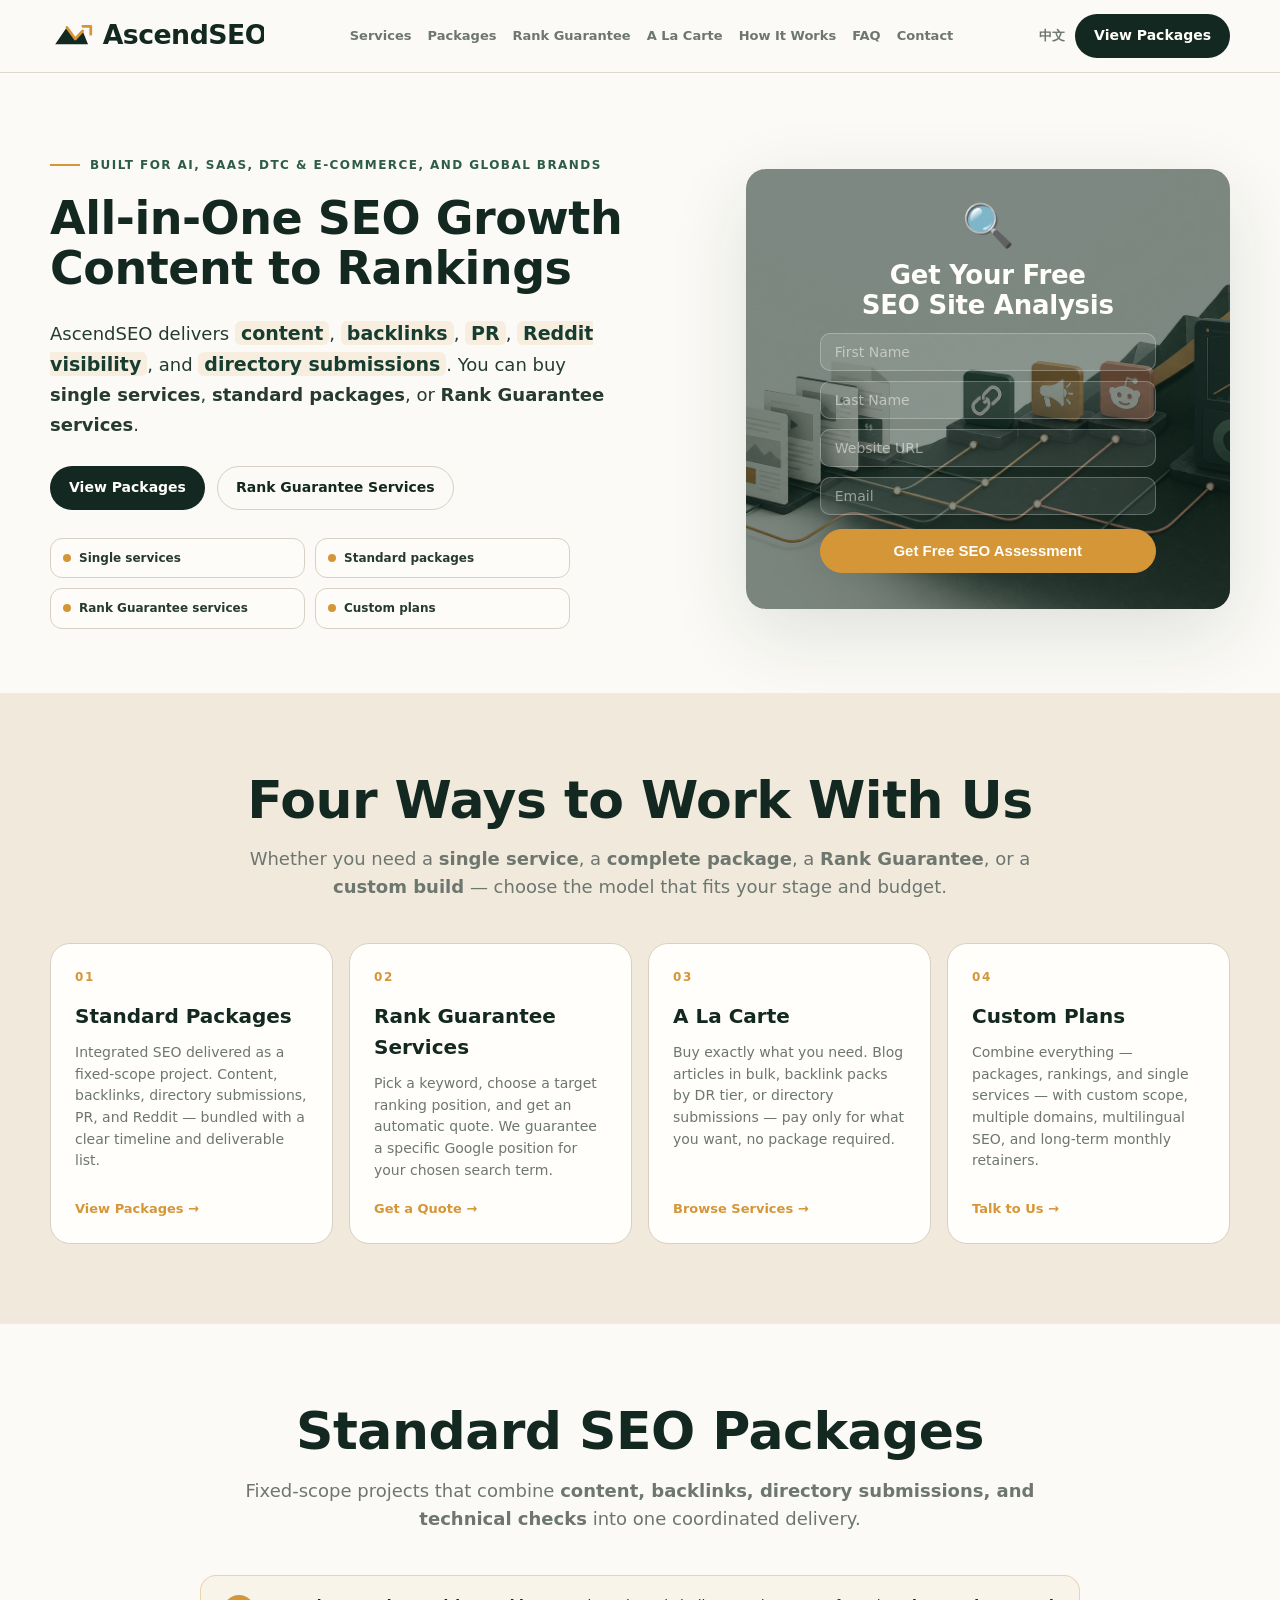
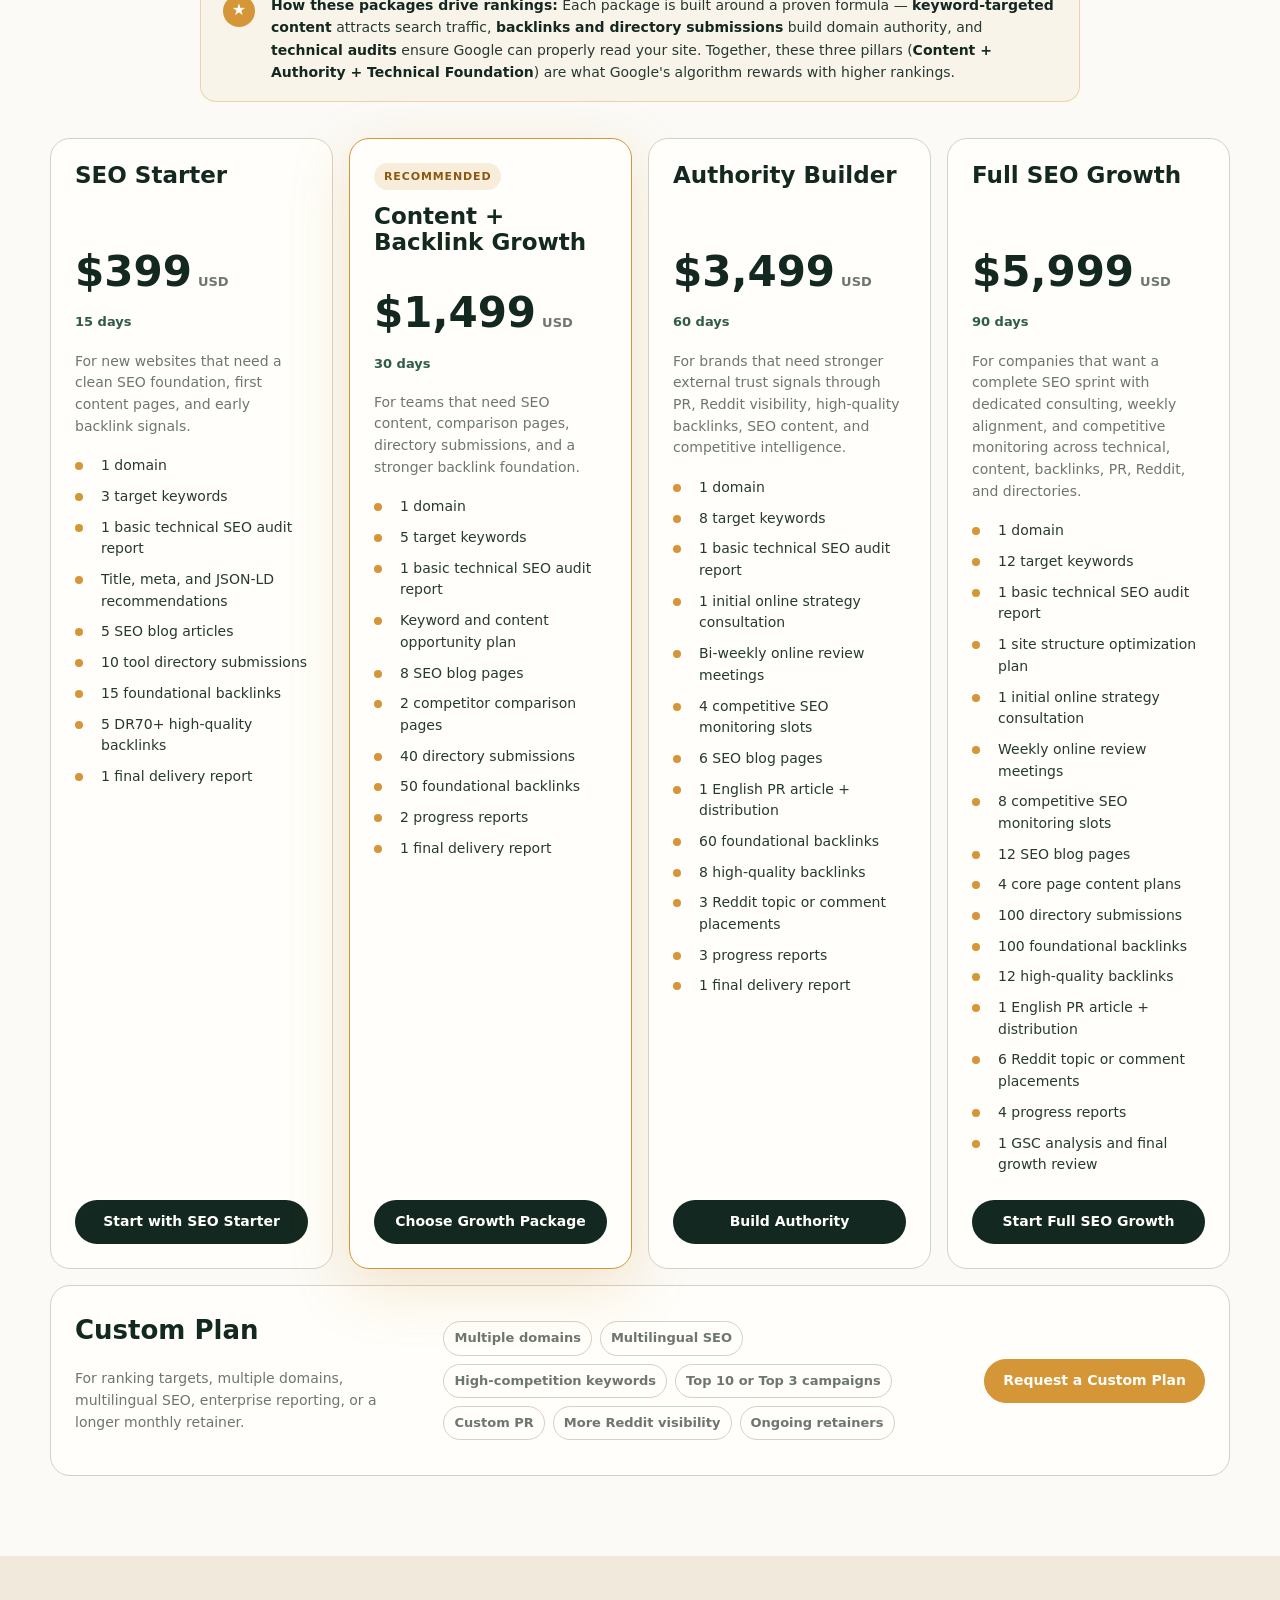
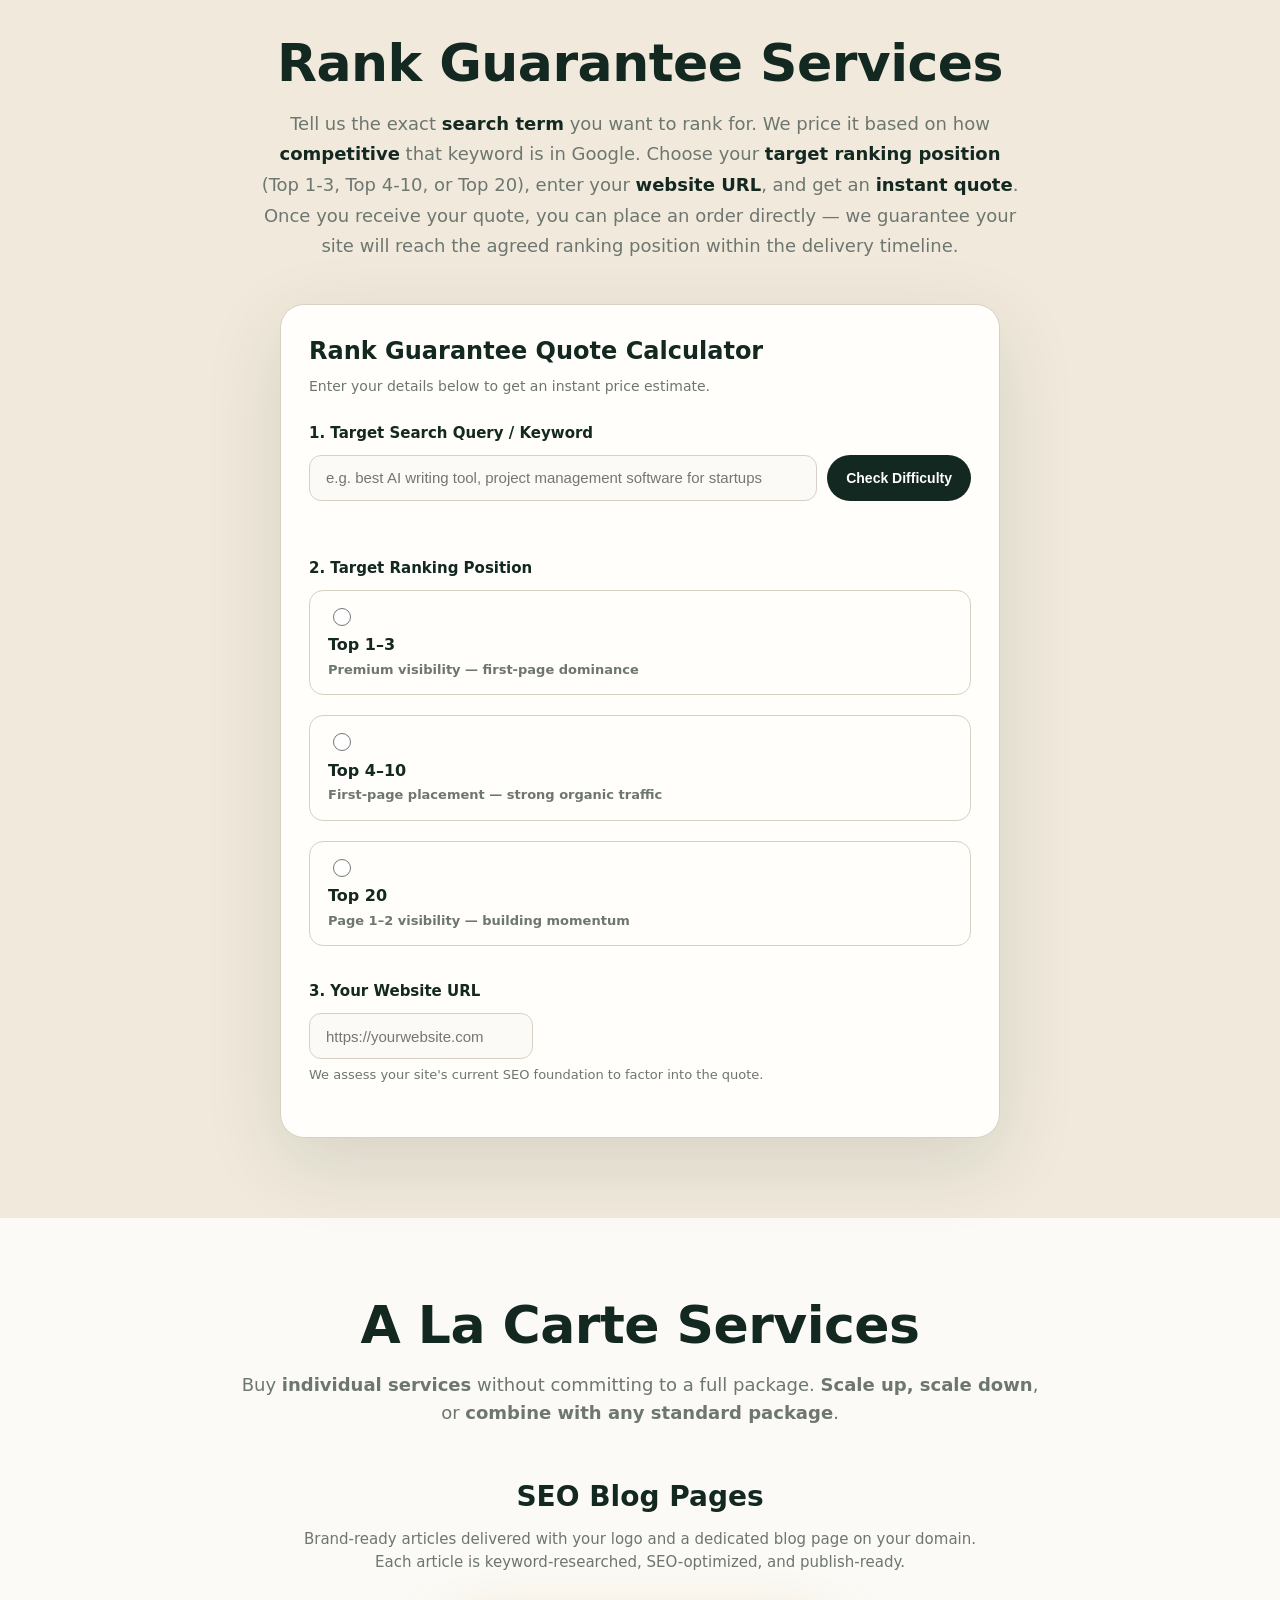
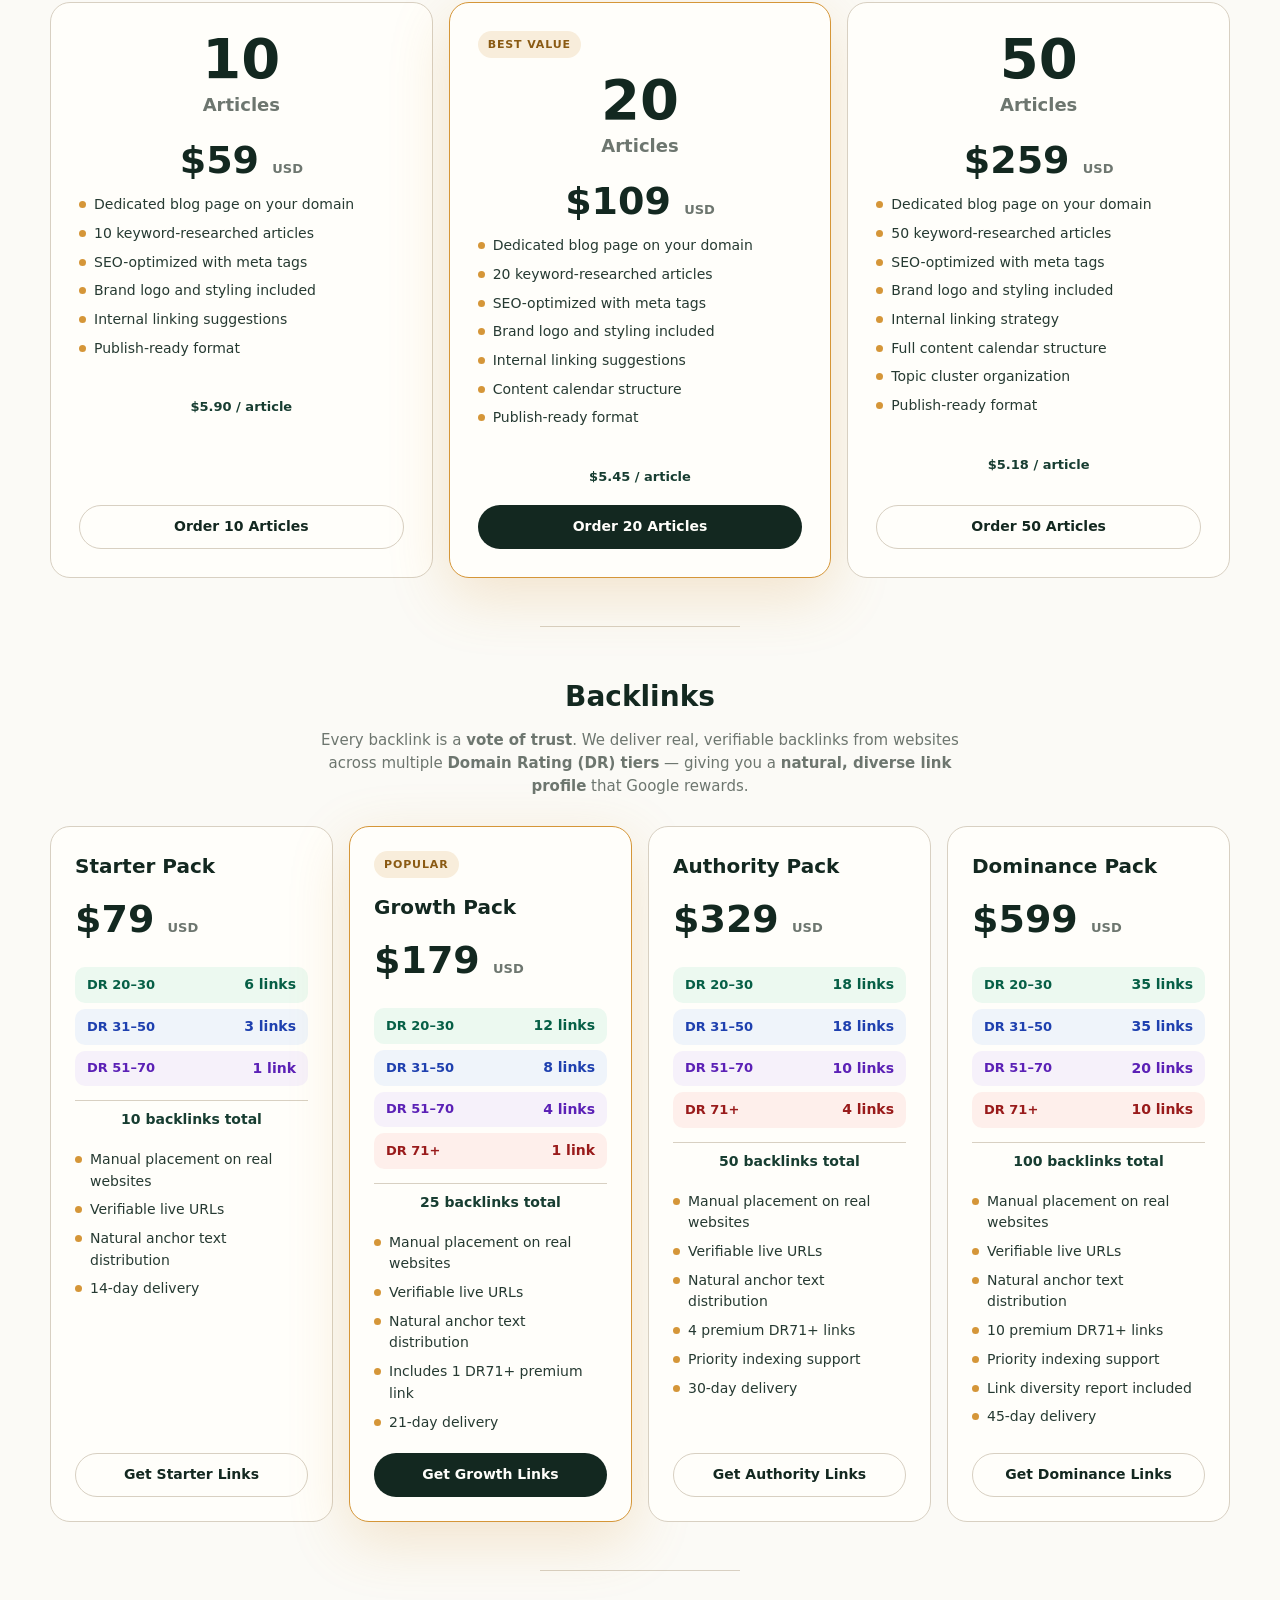
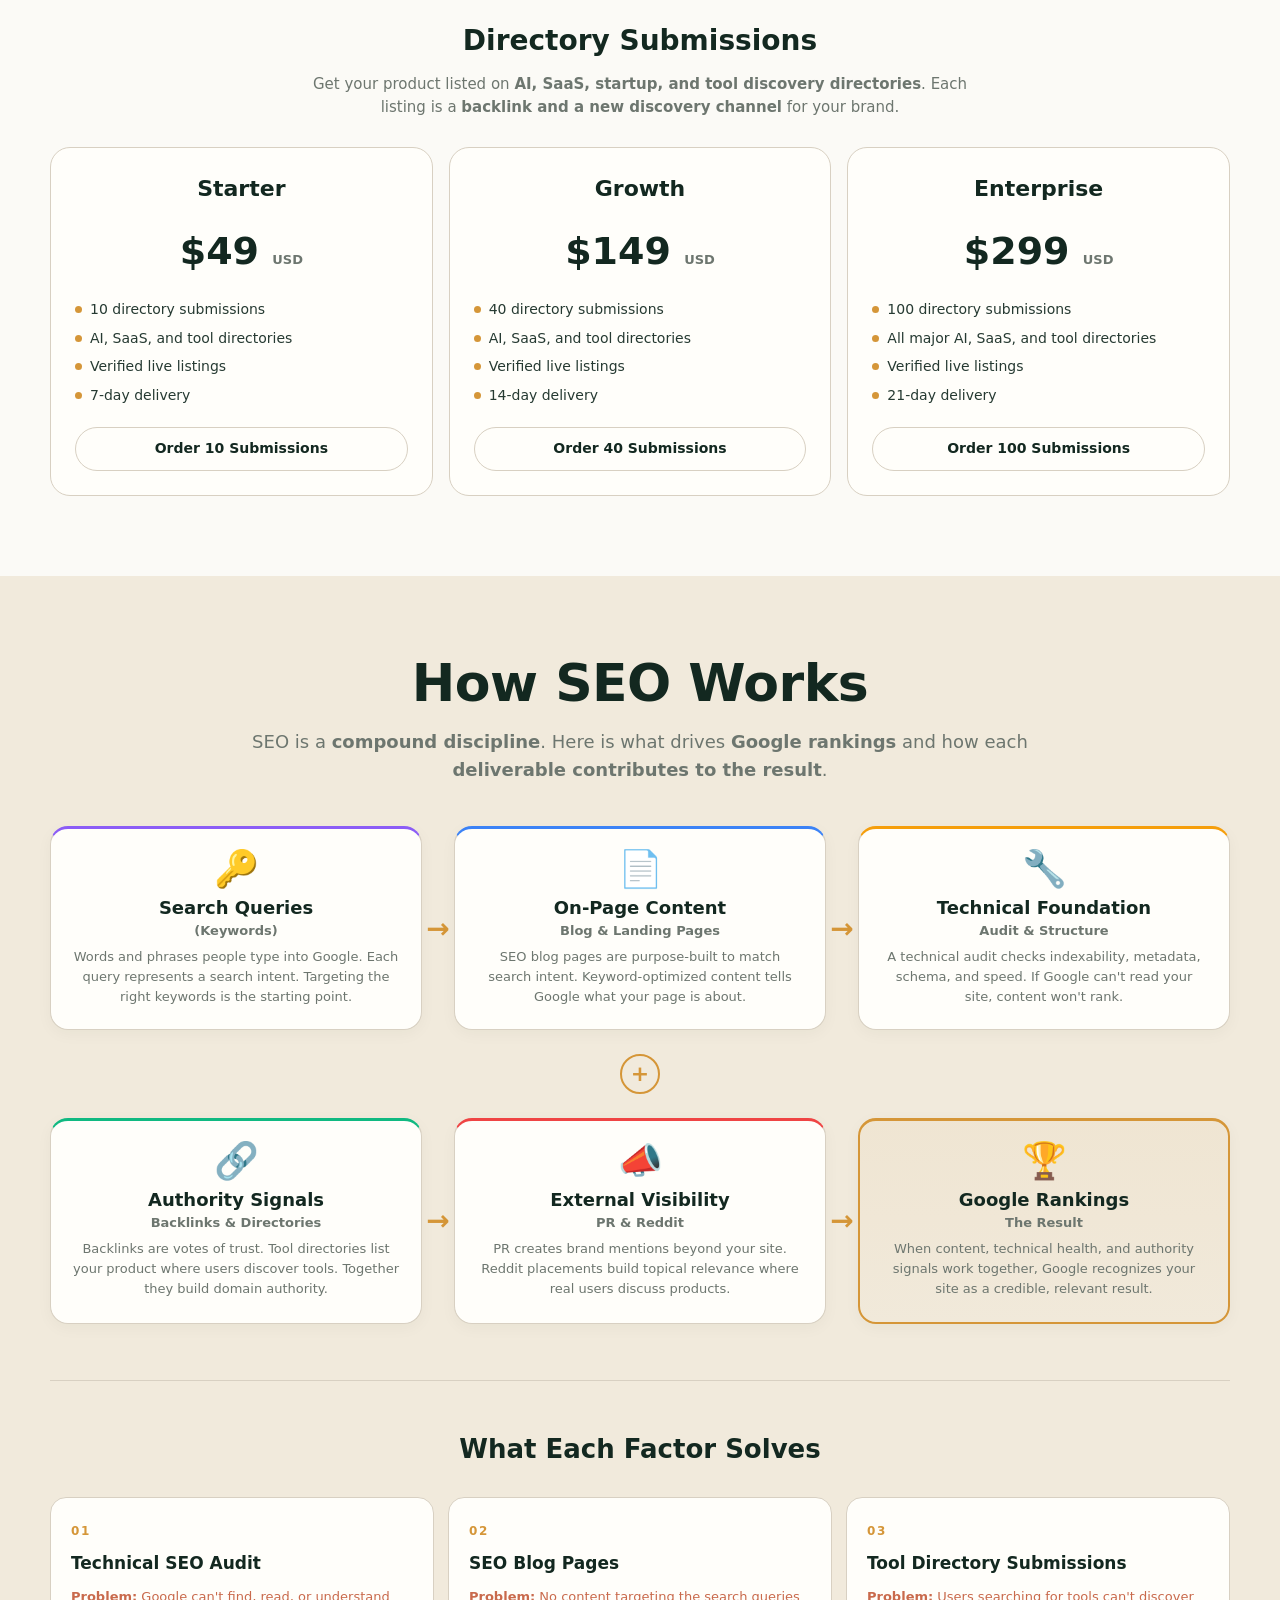
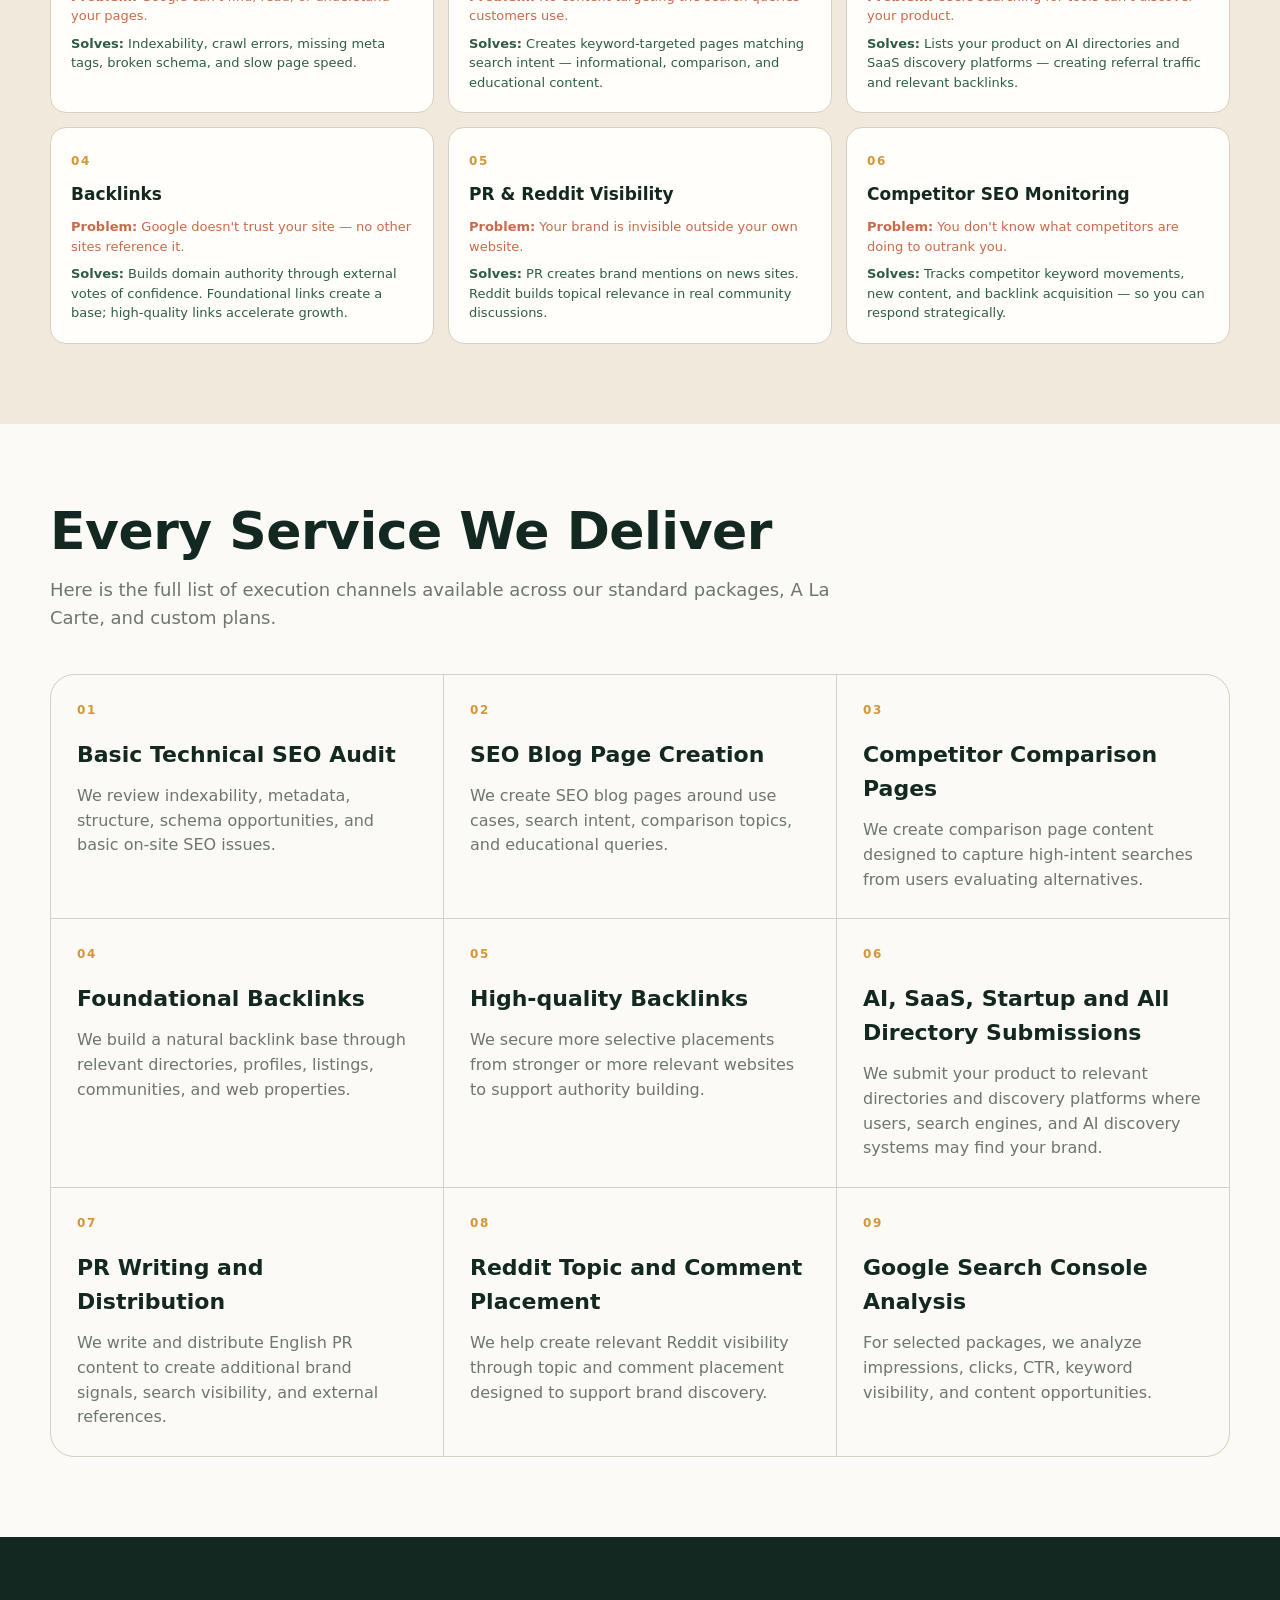
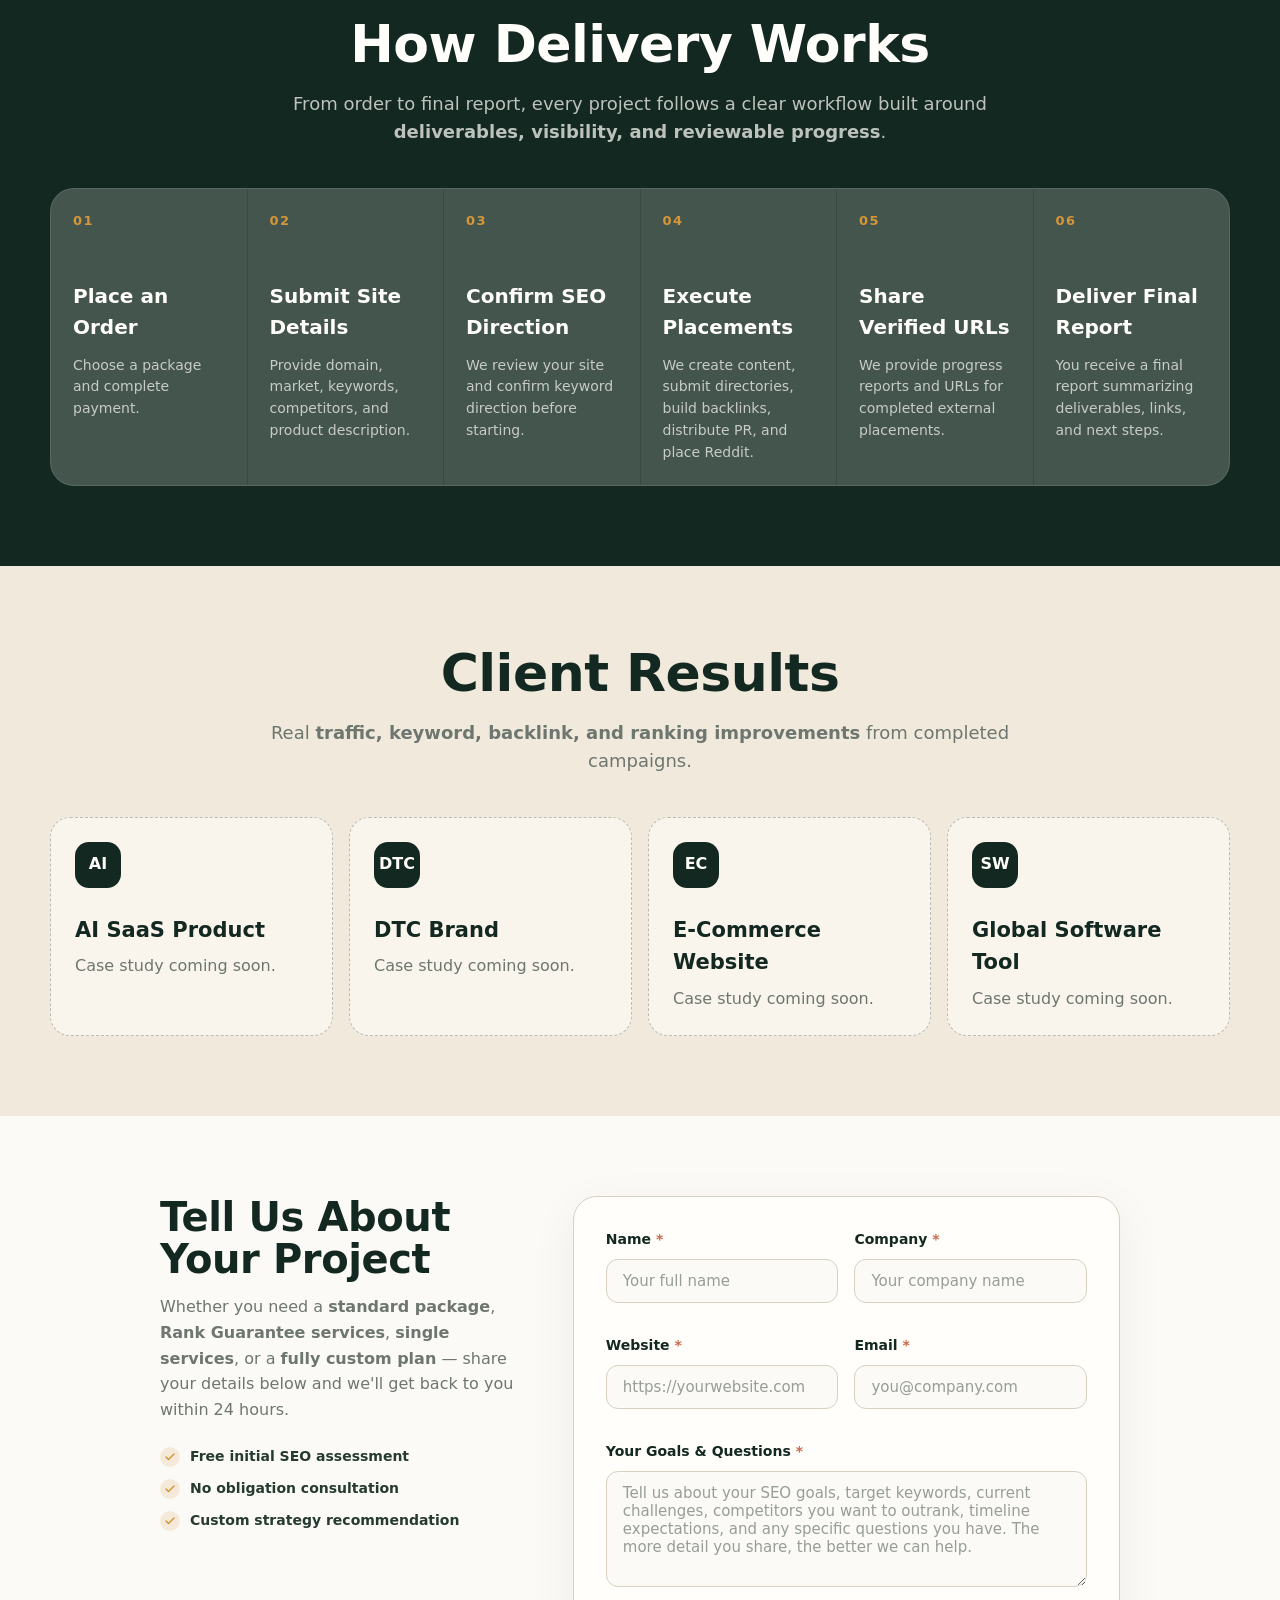
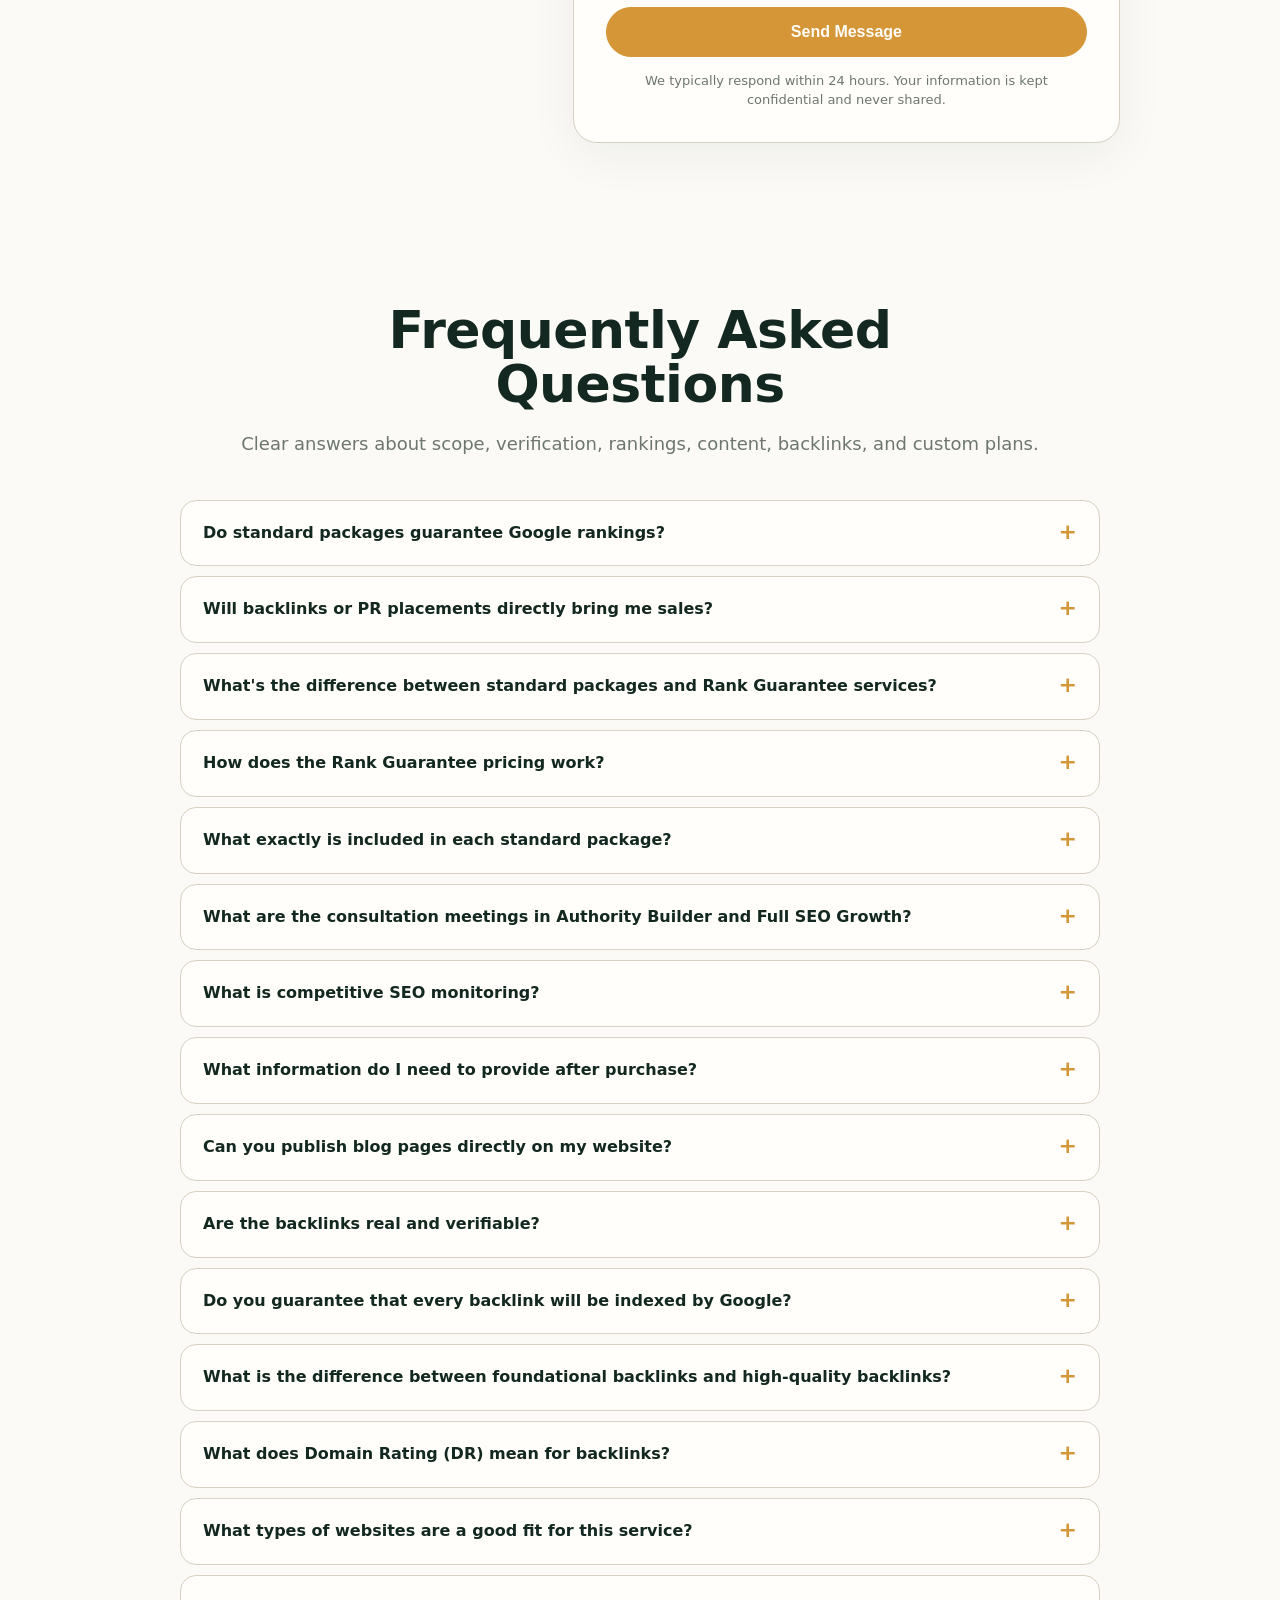
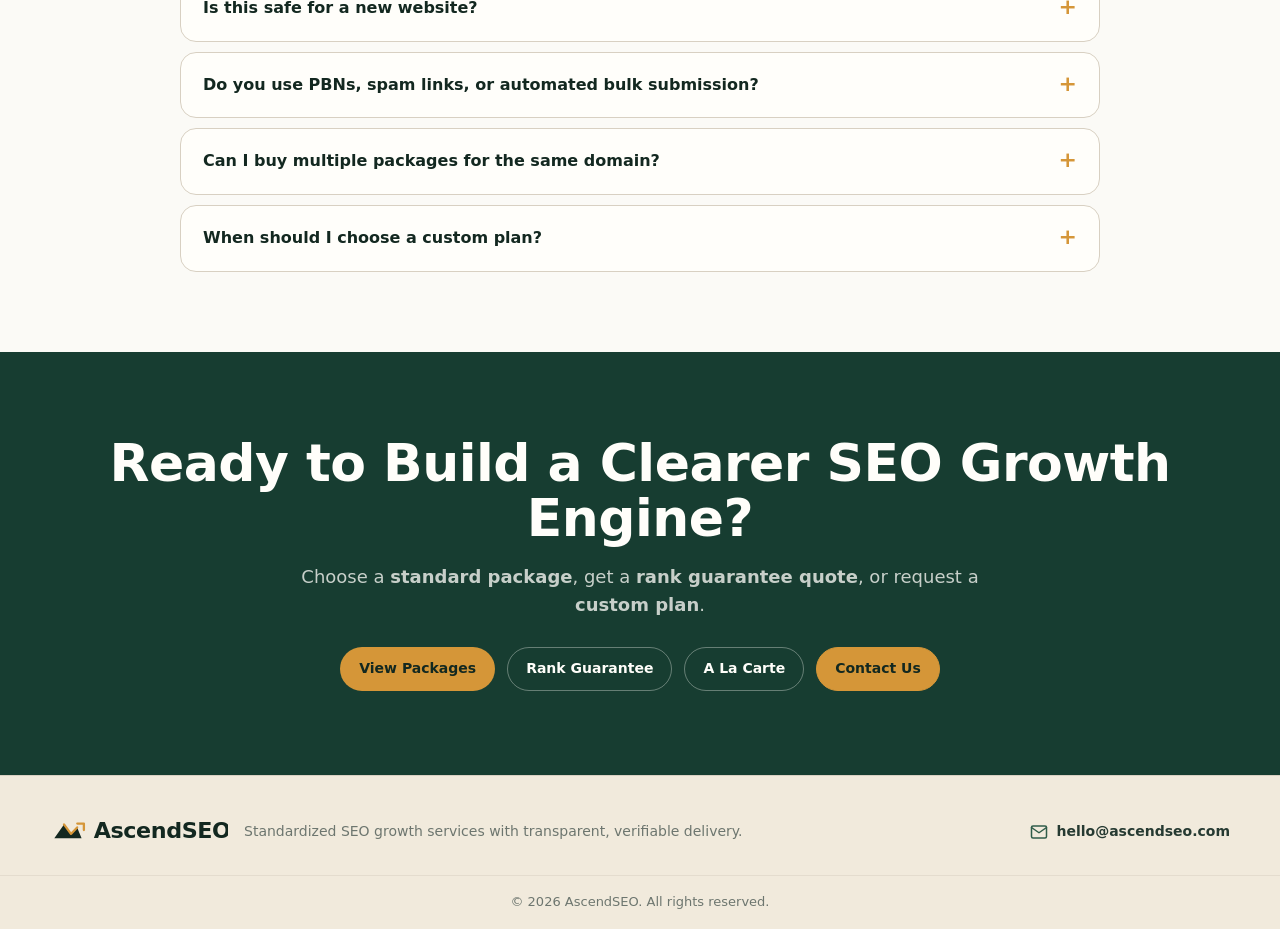
<file: index.html>
<!doctype html>
<html lang="en">
  <head>
    <meta charset="utf-8" />
    <meta name="viewport" content="width=device-width, initial-scale=1" />
    <title>AscendSEO — Content, Backlinks, PR, and Reddit SEO Growth</title>
    <meta name="description" content="Standardized SEO growth packages for AI, SaaS, DTC, e-commerce, and global brands. Content, backlinks, PR, Reddit, directory submissions, and transparent reporting." />
    <link rel="stylesheet" href="./styles.css" />
  </head>
  <body>
    <header class="site-header">
      <div class="container nav">
        <a class="brand" href="#top" aria-label="AscendSEO home">
          <img src="./assets/logo.svg" alt="AscendSEO" />
        </a>
        <nav class="nav-links" aria-label="Primary navigation">
          <a href="#service-levels">Services</a>
          <a href="#pricing">Packages</a>
          <a href="#rank-guarantee">Rank Guarantee</a>
          <a href="#bulk">A La Carte</a>
          <a href="#how-seo-works">How It Works</a>
          <a href="#faq">FAQ</a>
          <a href="#contact-form">Contact</a>
        </nav>
        <div class="nav-actions">
          <a class="lang-link" href="./zh.html">中文</a>
          <a class="button" href="#pricing">View Packages</a>
        </div>
      </div>
    </header>

    <main id="top">
      <!-- HERO — tighter 2-line headline, smaller image -->
      <section class="hero">
        <div class="container hero-grid">
          <div>
            <div class="eyebrow">Built for AI, SaaS, DTC &amp; E-Commerce, and Global Brands</div>
            <h1 class="hero-title">All-in-One SEO Growth<br>Content to Rankings</h1>
            <p class="hero-copy">AscendSEO delivers <span class="hero-highlight">content</span>, <span class="hero-highlight">backlinks</span>, <span class="hero-highlight">PR</span>, <span class="hero-highlight">Reddit visibility</span>, and <span class="hero-highlight">directory submissions</span>. You can buy <strong>single services</strong>, <strong>standard packages</strong>, or <strong>Rank Guarantee services</strong>.</p>
            <div class="hero-actions">
              <a class="button" href="#pricing">View Packages</a>
              <a class="button secondary" href="#rank-guarantee">Rank Guarantee Services</a>
            </div>
            <div class="trust-bar">
              <div class="trust-item">Single services</div>
              <div class="trust-item">Standard packages</div>
              <div class="trust-item">Rank Guarantee services</div>
              <div class="trust-item">Custom plans</div>
            </div>
          </div>
          <div class="hero-cta-card">
            <div class="hero-cta-bg" style="background-image:url('./assets/hero-seo-growth.png')"></div>
            <div class="hero-cta-overlay"></div>
            <div class="hero-cta-content">
              <div class="hero-cta-icon">&#128269;</div>
              <h3>Get Your Free<br>SEO Site Analysis</h3>
              <form class="hero-cta-form" onsubmit="event.preventDefault(); var fn=document.getElementById('cta-fname').value,ln=document.getElementById('cta-lname').value,site=document.getElementById('cta-site').value,em=document.getElementById('cta-email').value; if(!fn||!ln||!site||!em){alert('Please fill in all fields');return;} var subj='Free SEO Site Analysis Request - '+site; var body='Name: '+fn+' '+ln+'%0D%0A'+'Website: '+site+'%0D%0A'+'Email: '+em; window.open('mailto:hello@ascendseo.com?subject='+encodeURIComponent(subj)+'&body='+body,'_blank');">
                <input type="text" id="cta-fname" placeholder="First Name" required />
                <input type="text" id="cta-lname" placeholder="Last Name" required />
                <input type="url" id="cta-site" placeholder="Website URL" required />
                <input type="email" id="cta-email" placeholder="Email" required />
                <button type="submit" class="button hero-cta-btn">Get Free SEO Assessment</button>
              </form>
            </div>
          </div>
        </div>
      </section>

      <!-- SERVICE LEVELS — new clarity section -->
      <section class="section soft" id="service-levels">
        <div class="container">
          <div class="section-header center">
            <h2>Four Ways to Work With Us</h2>
            <p>Whether you need a <strong>single service</strong>, a <strong>complete package</strong>, a <strong>Rank Guarantee</strong>, or a <strong>custom build</strong> — choose the model that fits your stage and budget.</p>
          </div>
          <div class="level-grid">
            <a class="level-card" href="#pricing">
              <div class="level-num">01</div>
              <h3>Standard Packages</h3>
              <p>Integrated SEO delivered as a fixed-scope project. Content, backlinks, directory submissions, PR, and Reddit — bundled with a clear timeline and deliverable list.</p>
              <span class="level-link">View Packages &rarr;</span>
            </a>
            <a class="level-card" href="#rank-guarantee">
              <div class="level-num">02</div>
              <h3>Rank Guarantee Services</h3>
              <p>Pick a keyword, choose a target ranking position, and get an automatic quote. We guarantee a specific Google position for your chosen search term.</p>
              <span class="level-link">Get a Quote &rarr;</span>
            </a>
            <a class="level-card" href="#bulk">
              <div class="level-num">03</div>
              <h3>A La Carte</h3>
              <p>Buy exactly what you need. Blog articles in bulk, backlink packs by DR tier, or directory submissions — pay only for what you want, no package required.</p>
              <span class="level-link">Browse Services &rarr;</span>
            </a>
            <a class="level-card" href="#contact-form">
              <div class="level-num">04</div>
              <h3>Custom Plans</h3>
              <p>Combine everything — packages, rankings, and single services — with custom scope, multiple domains, multilingual SEO, and long-term monthly retainers.</p>
              <span class="level-link">Talk to Us &rarr;</span>
            </a>
          </div>
        </div>
      </section>

      <!-- STANDARD PACKAGES -->
      <section class="section" id="pricing">
        <div class="container">
          <div class="section-header center">
            <h2>Standard SEO Packages</h2>
            <p>Fixed-scope projects that combine <strong>content, backlinks, directory submissions, and technical checks</strong> into one coordinated delivery.</p>
          </div>

          <!-- Ranking assurance note -->
          <div class="ranking-note">
            <div class="ranking-note-icon">&#9733;</div>
            <div class="ranking-note-text">
              <strong>How these packages drive rankings:</strong> Each package is built around a proven formula — <strong>keyword-targeted content</strong> attracts search traffic, <strong>backlinks and directory submissions</strong> build domain authority, and <strong>technical audits</strong> ensure Google can properly read your site. Together, these three pillars (<strong>Content + Authority + Technical Foundation</strong>) are what Google's algorithm rewards with higher rankings.
            </div>
          </div>

          <div class="pricing-grid">
            <article class="price-card">
              <h3>SEO Starter</h3>
              <div class="price">$399 <span>USD</span></div>
              <div class="timeline">15 days</div>
              <p class="best-for">For new websites that need a clean SEO foundation, first content pages, and early backlink signals.</p>
              <ul class="includes">
                <li>1 domain</li>
                <li>3 target keywords</li>
                <li>1 basic technical SEO audit report</li>
                <li>Title, meta, and JSON-LD recommendations</li>
                <li>5 SEO blog articles</li>
                <li>10 tool directory submissions</li>
                <li>15 foundational backlinks</li>
                <li>5 DR70+ high-quality backlinks</li>
                <li>1 final delivery report</li>
              </ul>
              <a class="button" href="mailto:hello@ascendseo.com?subject=SEO%20Starter">Start with SEO Starter</a>
            </article>

            <article class="price-card featured">
              <span class="badge">Recommended</span>
              <h3>Content + Backlink Growth</h3>
              <div class="price">$1,499 <span>USD</span></div>
              <div class="timeline">30 days</div>
              <p class="best-for">For teams that need SEO content, comparison pages, directory submissions, and a stronger backlink foundation.</p>
              <ul class="includes">
                <li>1 domain</li>
                <li>5 target keywords</li>
                <li>1 basic technical SEO audit report</li>
                <li>Keyword and content opportunity plan</li>
                <li>8 SEO blog pages</li>
                <li>2 competitor comparison pages</li>
                <li>40 directory submissions</li>
                <li>50 foundational backlinks</li>
                <li>2 progress reports</li>
                <li>1 final delivery report</li>
              </ul>
              <a class="button" href="mailto:hello@ascendseo.com?subject=Content%20%2B%20Backlink%20Growth">Choose Growth Package</a>
            </article>

            <article class="price-card">
              <h3>Authority Builder</h3>
              <div class="price">$3,499 <span>USD</span></div>
              <div class="timeline">60 days</div>
              <p class="best-for">For brands that need stronger external trust signals through PR, Reddit visibility, high-quality backlinks, SEO content, and competitive intelligence.</p>
              <ul class="includes">
                <li>1 domain</li>
                <li>8 target keywords</li>
                <li>1 basic technical SEO audit report</li>
                <li>1 initial online strategy consultation</li>
                <li>Bi-weekly online review meetings</li>
                <li>4 competitive SEO monitoring slots</li>
                <li>6 SEO blog pages</li>
                <li>1 English PR article + distribution</li>
                <li>60 foundational backlinks</li>
                <li>8 high-quality backlinks</li>
                <li>3 Reddit topic or comment placements</li>
                <li>3 progress reports</li>
                <li>1 final delivery report</li>
              </ul>
              <a class="button" href="mailto:hello@ascendseo.com?subject=Authority%20Builder">Build Authority</a>
            </article>

            <article class="price-card">
              <h3>Full SEO Growth</h3>
              <div class="price">$5,999 <span>USD</span></div>
              <div class="timeline">90 days</div>
              <p class="best-for">For companies that want a complete SEO sprint with dedicated consulting, weekly alignment, and competitive monitoring across technical, content, backlinks, PR, Reddit, and directories.</p>
              <ul class="includes">
                <li>1 domain</li>
                <li>12 target keywords</li>
                <li>1 basic technical SEO audit report</li>
                <li>1 site structure optimization plan</li>
                <li>1 initial online strategy consultation</li>
                <li>Weekly online review meetings</li>
                <li>8 competitive SEO monitoring slots</li>
                <li>12 SEO blog pages</li>
                <li>4 core page content plans</li>
                <li>100 directory submissions</li>
                <li>100 foundational backlinks</li>
                <li>12 high-quality backlinks</li>
                <li>1 English PR article + distribution</li>
                <li>6 Reddit topic or comment placements</li>
                <li>4 progress reports</li>
                <li>1 GSC analysis and final growth review</li>
              </ul>
              <a class="button" href="mailto:hello@ascendseo.com?subject=Full%20SEO%20Growth">Start Full SEO Growth</a>
            </article>
          </div>

          <div class="custom-card">
            <div>
              <h3>Custom Plan</h3>
              <p class="best-for">For ranking targets, multiple domains, multilingual SEO, enterprise reporting, or a longer monthly retainer.</p>
            </div>
            <ul class="custom-list">
              <li>Multiple domains</li>
              <li>Multilingual SEO</li>
              <li>High-competition keywords</li>
              <li>Top 10 or Top 3 campaigns</li>
              <li>Custom PR</li>
              <li>More Reddit visibility</li>
              <li>Ongoing retainers</li>
            </ul>
            <a class="button accent" href="#contact-form">Request a Custom Plan</a>
          </div>
        </div>
      </section>

      <!-- RANK GUARANTEE -->
      <section class="section soft" id="rank-guarantee">
        <div class="container">
          <div class="section-header center">
            <h2>Rank Guarantee Services</h2>
            <p class="lead-highlight">Tell us the exact <strong class="hl-keyword">search term</strong> you want to rank for. We price it based on how <strong class="hl-cost">competitive</strong> that keyword is in Google. Choose your <strong class="hl-target">target ranking position</strong> (Top 1-3, Top 4-10, or Top 20), enter your <strong class="hl-site">website URL</strong>, and get an <strong class="hl-quote">instant quote</strong>. Once you receive your quote, you can place an order directly — we guarantee your site will reach the agreed ranking position within the delivery timeline.</p>
          </div>
          <div class="calculator-wrapper">
            <div class="calculator-card">
              <div class="calc-header">
                <h3>Rank Guarantee Quote Calculator</h3>
                <p>Enter your details below to get an instant price estimate.</p>
              </div>
              <div class="calc-body">
                <div class="calc-field">
                  <label for="kw-input">1. Target Search Query / Keyword</label>
                  <div class="kw-search-wrap">
                    <input type="text" id="kw-input" class="kw-input" placeholder="e.g. best AI writing tool, project management software for startups" />
                    <button type="button" id="kw-check-btn" class="button kw-check-btn">Check Difficulty</button>
                  </div>
                  <div id="kw-result" class="kw-result"></div>
                </div>
                <div class="calc-field">
                  <label>2. Target Ranking Position</label>
                  <div class="rank-options" id="rank-options">
                    <label class="rank-option">
                      <input type="radio" name="rank" value="top3" />
                      <span class="rank-option-content">
                        <strong>Top 1&ndash;3</strong>
                        <small>Premium visibility — first-page dominance</small>
                      </span>
                    </label>
                    <label class="rank-option">
                      <input type="radio" name="rank" value="top10" />
                      <span class="rank-option-content">
                        <strong>Top 4&ndash;10</strong>
                        <small>First-page placement — strong organic traffic</small>
                      </span>
                    </label>
                    <label class="rank-option">
                      <input type="radio" name="rank" value="top20" />
                      <span class="rank-option-content">
                        <strong>Top 20</strong>
                        <small>Page 1&ndash;2 visibility — building momentum</small>
                      </span>
                    </label>
                  </div>
                </div>
                <div class="calc-field">
                  <label for="url-input">3. Your Website URL</label>
                  <input type="url" id="url-input" class="kw-input" placeholder="https://yourwebsite.com" />
                  <small class="field-hint">We assess your site's current SEO foundation to factor into the quote.</small>
                </div>
                <div id="quote-output" class="quote-output" style="display:none;">
                  <div class="quote-breakdown">
                    <div class="quote-row"><span>Keyword Difficulty</span><span id="quote-diff" class="quote-val">&mdash;</span></div>
                    <div class="quote-row"><span>Target Ranking</span><span id="quote-rank" class="quote-val">&mdash;</span></div>
                    <div class="quote-row"><span>Site Foundation</span><span id="quote-site" class="quote-val">&mdash;</span></div>
                    <div class="quote-row quote-total"><span>Estimated Monthly Investment</span><span id="quote-price" class="quote-val">&mdash;</span></div>
                  </div>
                  <p class="quote-note">This is an automated estimate. Final pricing confirmed after a brief site review. Ranking guarantees apply after the agreed timeline and are backed by our delivery commitments.</p>
                  <a class="button" id="quote-cta" href="mailto:hello@ascendseo.com?subject=Rank%20Guarantee%20Quote">Proceed with This Quote</a>
                </div>
              </div>
            </div>
          </div>
        </div>
      </section>

      <!-- A LA CARTE — Bulk Blog + Bulk Links + Directories -->
      <section class="section" id="bulk">
        <div class="container">
          <div class="section-header center">
            <h2>A La Carte Services</h2>
            <p>Buy <strong>individual services</strong> without committing to a full package. <strong>Scale up, scale down</strong>, or <strong>combine with any standard package</strong>.</p>
          </div>

          <!-- Bulk Blog -->
          <div class="bulk-section-header">
            <h3>SEO Blog Pages</h3>
            <p>Brand-ready articles delivered with your logo and a dedicated blog page on your domain. Each article is keyword-researched, SEO-optimized, and publish-ready.</p>
          </div>
          <div class="bulk-blog-grid">
            <article class="bulk-card">
              <div class="bulk-qty">10</div>
              <h3>Articles</h3>
              <div class="bulk-price">$59 <span>USD</span></div>
              <ul class="bulk-features">
                <li>Dedicated blog page on your domain</li>
                <li>10 keyword-researched articles</li>
                <li>SEO-optimized with meta tags</li>
                <li>Brand logo and styling included</li>
                <li>Internal linking suggestions</li>
                <li>Publish-ready format</li>
              </ul>
              <div class="bulk-per">$5.90 / article</div>
              <a class="button secondary" href="mailto:hello@ascendseo.com?subject=Bulk%20Blog%20-%2010%20Articles">Order 10 Articles</a>
            </article>
            <article class="bulk-card featured-bulk">
              <span class="badge">Best Value</span>
              <div class="bulk-qty">20</div>
              <h3>Articles</h3>
              <div class="bulk-price">$109 <span>USD</span></div>
              <ul class="bulk-features">
                <li>Dedicated blog page on your domain</li>
                <li>20 keyword-researched articles</li>
                <li>SEO-optimized with meta tags</li>
                <li>Brand logo and styling included</li>
                <li>Internal linking suggestions</li>
                <li>Content calendar structure</li>
                <li>Publish-ready format</li>
              </ul>
              <div class="bulk-per">$5.45 / article</div>
              <a class="button" href="mailto:hello@ascendseo.com?subject=Bulk%20Blog%20-%2020%20Articles">Order 20 Articles</a>
            </article>
            <article class="bulk-card">
              <div class="bulk-qty">50</div>
              <h3>Articles</h3>
              <div class="bulk-price">$259 <span>USD</span></div>
              <ul class="bulk-features">
                <li>Dedicated blog page on your domain</li>
                <li>50 keyword-researched articles</li>
                <li>SEO-optimized with meta tags</li>
                <li>Brand logo and styling included</li>
                <li>Internal linking strategy</li>
                <li>Full content calendar structure</li>
                <li>Topic cluster organization</li>
                <li>Publish-ready format</li>
              </ul>
              <div class="bulk-per">$5.18 / article</div>
              <a class="button secondary" href="mailto:hello@ascendseo.com?subject=Bulk%20Blog%20-%2050%20Articles">Order 50 Articles</a>
            </article>
          </div>

          <div class="bulk-divider"></div>

          <!-- Bulk Backlinks -->
          <div class="bulk-section-header">
            <h3>Backlinks</h3>
            <p>Every backlink is a <strong>vote of trust</strong>. We deliver real, verifiable backlinks from websites across multiple <strong>Domain Rating (DR) tiers</strong> — giving you a <strong>natural, diverse link profile</strong> that Google rewards.</p>
          </div>
          <div class="bulk-link-grid">
            <article class="bulk-link-card">
              <h3>Starter Pack</h3>
              <div class="bulk-price">$79 <span>USD</span></div>
              <div class="link-dr-breakdown">
                <div class="dr-bar"><span class="dr-label">DR 20&ndash;30</span><span class="dr-count">6 links</span></div>
                <div class="dr-bar"><span class="dr-label">DR 31&ndash;50</span><span class="dr-count">3 links</span></div>
                <div class="dr-bar"><span class="dr-label">DR 51&ndash;70</span><span class="dr-count">1 link</span></div>
              </div>
              <div class="link-total">10 backlinks total</div>
              <ul class="bulk-features">
                <li>Manual placement on real websites</li>
                <li>Verifiable live URLs</li>
                <li>Natural anchor text distribution</li>
                <li>14-day delivery</li>
              </ul>
              <a class="button secondary" href="mailto:hello@ascendseo.com?subject=Bulk%20Backlinks%20-%20Starter">Get Starter Links</a>
            </article>
            <article class="bulk-link-card featured-bulk">
              <span class="badge">Popular</span>
              <h3>Growth Pack</h3>
              <div class="bulk-price">$179 <span>USD</span></div>
              <div class="link-dr-breakdown">
                <div class="dr-bar"><span class="dr-label">DR 20&ndash;30</span><span class="dr-count">12 links</span></div>
                <div class="dr-bar"><span class="dr-label">DR 31&ndash;50</span><span class="dr-count">8 links</span></div>
                <div class="dr-bar"><span class="dr-label">DR 51&ndash;70</span><span class="dr-count">4 links</span></div>
                <div class="dr-bar"><span class="dr-label">DR 71+</span><span class="dr-count">1 link</span></div>
              </div>
              <div class="link-total">25 backlinks total</div>
              <ul class="bulk-features">
                <li>Manual placement on real websites</li>
                <li>Verifiable live URLs</li>
                <li>Natural anchor text distribution</li>
                <li>Includes 1 DR71+ premium link</li>
                <li>21-day delivery</li>
              </ul>
              <a class="button" href="mailto:hello@ascendseo.com?subject=Bulk%20Backlinks%20-%20Growth">Get Growth Links</a>
            </article>
            <article class="bulk-link-card">
              <h3>Authority Pack</h3>
              <div class="bulk-price">$329 <span>USD</span></div>
              <div class="link-dr-breakdown">
                <div class="dr-bar"><span class="dr-label">DR 20&ndash;30</span><span class="dr-count">18 links</span></div>
                <div class="dr-bar"><span class="dr-label">DR 31&ndash;50</span><span class="dr-count">18 links</span></div>
                <div class="dr-bar"><span class="dr-label">DR 51&ndash;70</span><span class="dr-count">10 links</span></div>
                <div class="dr-bar"><span class="dr-label">DR 71+</span><span class="dr-count">4 links</span></div>
              </div>
              <div class="link-total">50 backlinks total</div>
              <ul class="bulk-features">
                <li>Manual placement on real websites</li>
                <li>Verifiable live URLs</li>
                <li>Natural anchor text distribution</li>
                <li>4 premium DR71+ links</li>
                <li>Priority indexing support</li>
                <li>30-day delivery</li>
              </ul>
              <a class="button secondary" href="mailto:hello@ascendseo.com?subject=Bulk%20Backlinks%20-%20Authority">Get Authority Links</a>
            </article>
            <article class="bulk-link-card">
              <h3>Dominance Pack</h3>
              <div class="bulk-price">$599 <span>USD</span></div>
              <div class="link-dr-breakdown">
                <div class="dr-bar"><span class="dr-label">DR 20&ndash;30</span><span class="dr-count">35 links</span></div>
                <div class="dr-bar"><span class="dr-label">DR 31&ndash;50</span><span class="dr-count">35 links</span></div>
                <div class="dr-bar"><span class="dr-label">DR 51&ndash;70</span><span class="dr-count">20 links</span></div>
                <div class="dr-bar"><span class="dr-label">DR 71+</span><span class="dr-count">10 links</span></div>
              </div>
              <div class="link-total">100 backlinks total</div>
              <ul class="bulk-features">
                <li>Manual placement on real websites</li>
                <li>Verifiable live URLs</li>
                <li>Natural anchor text distribution</li>
                <li>10 premium DR71+ links</li>
                <li>Priority indexing support</li>
                <li>Link diversity report included</li>
                <li>45-day delivery</li>
              </ul>
              <a class="button secondary" href="mailto:hello@ascendseo.com?subject=Bulk%20Backlinks%20-%20Dominance">Get Dominance Links</a>
            </article>
          </div>

          <div class="bulk-divider"></div>

          <!-- Directory Submissions -->
          <div class="bulk-section-header">
            <h3>Directory Submissions</h3>
            <p>Get your product listed on <strong>AI, SaaS, startup, and tool discovery directories</strong>. Each listing is a <strong>backlink and a new discovery channel</strong> for your brand.</p>
          </div>
          <div class="bulk-dir-grid">
            <article class="bulk-dir-card">
              <h3>Starter</h3>
              <div class="bulk-price">$49 <span>USD</span></div>
              <ul class="bulk-features">
                <li>10 directory submissions</li>
                <li>AI, SaaS, and tool directories</li>
                <li>Verified live listings</li>
                <li>7-day delivery</li>
              </ul>
              <a class="button secondary" href="mailto:hello@ascendseo.com?subject=Directory%20Submissions%20-%20Starter">Order 10 Submissions</a>
            </article>
            <article class="bulk-dir-card">
              <h3>Growth</h3>
              <div class="bulk-price">$149 <span>USD</span></div>
              <ul class="bulk-features">
                <li>40 directory submissions</li>
                <li>AI, SaaS, and tool directories</li>
                <li>Verified live listings</li>
                <li>14-day delivery</li>
              </ul>
              <a class="button secondary" href="mailto:hello@ascendseo.com?subject=Directory%20Submissions%20-%20Growth">Order 40 Submissions</a>
            </article>
            <article class="bulk-dir-card">
              <h3>Enterprise</h3>
              <div class="bulk-price">$299 <span>USD</span></div>
              <ul class="bulk-features">
                <li>100 directory submissions</li>
                <li>All major AI, SaaS, and tool directories</li>
                <li>Verified live listings</li>
                <li>21-day delivery</li>
              </ul>
              <a class="button secondary" href="mailto:hello@ascendseo.com?subject=Directory%20Submissions%20-%20Enterprise">Order 100 Submissions</a>
            </article>
          </div>
        </div>
      </section>

      <!-- HOW SEO WORKS -->
      <section class="section soft" id="how-seo-works">
        <div class="container">
          <div class="section-header center">
            <h2>How SEO Works</h2>
            <p>SEO is a <strong>compound discipline</strong>. Here is what drives <strong>Google rankings</strong> and how each <strong>deliverable contributes to the result</strong>.</p>
          </div>
          <div class="seo-flow">
            <div class="seo-flow-row">
              <div class="seo-node keyword-node"><div class="seo-node-icon">&#128273;</div><h4>Search Queries<br><span>(Keywords)</span></h4><p>Words and phrases people type into Google. Each query represents a search intent. Targeting the right keywords is the starting point.</p></div>
              <div class="seo-arrow">&rarr;</div>
              <div class="seo-node onpage-node"><div class="seo-node-icon">&#128196;</div><h4>On-Page Content<br><span>Blog &amp; Landing Pages</span></h4><p>SEO blog pages are purpose-built to match search intent. Keyword-optimized content tells Google what your page is about.</p></div>
              <div class="seo-arrow">&rarr;</div>
              <div class="seo-node tech-node"><div class="seo-node-icon">&#128295;</div><h4>Technical Foundation<br><span>Audit &amp; Structure</span></h4><p>A technical audit checks indexability, metadata, schema, and speed. If Google can't read your site, content won't rank.</p></div>
            </div>
            <div class="seo-flow-divider"><span>+</span></div>
            <div class="seo-flow-row">
              <div class="seo-node authority-node"><div class="seo-node-icon">&#128279;</div><h4>Authority Signals<br><span>Backlinks &amp; Directories</span></h4><p>Backlinks are votes of trust. Tool directories list your product where users discover tools. Together they build domain authority.</p></div>
              <div class="seo-arrow">&rarr;</div>
              <div class="seo-node visibility-node"><div class="seo-node-icon">&#128227;</div><h4>External Visibility<br><span>PR &amp; Reddit</span></h4><p>PR creates brand mentions beyond your site. Reddit placements build topical relevance where real users discuss products.</p></div>
              <div class="seo-arrow">&rarr;</div>
              <div class="seo-node result-node"><div class="seo-node-icon">&#127942;</div><h4>Google Rankings<br><span>The Result</span></h4><p>When content, technical health, and authority signals work together, Google recognizes your site as a credible, relevant result.</p></div>
            </div>
          </div>
          <div class="seo-factors">
            <h3 class="seo-factors-title">What Each Factor Solves</h3>
            <div class="factors-grid">
              <article class="factor-card"><div class="factor-num">01</div><h4>Technical SEO Audit</h4><div class="factor-problem"><strong>Problem:</strong> Google can't find, read, or understand your pages.</div><div class="factor-solution"><strong>Solves:</strong> Indexability, crawl errors, missing meta tags, broken schema, and slow page speed.</div></article>
              <article class="factor-card"><div class="factor-num">02</div><h4>SEO Blog Pages</h4><div class="factor-problem"><strong>Problem:</strong> No content targeting the search queries customers use.</div><div class="factor-solution"><strong>Solves:</strong> Creates keyword-targeted pages matching search intent — informational, comparison, and educational content.</div></article>
              <article class="factor-card"><div class="factor-num">03</div><h4>Tool Directory Submissions</h4><div class="factor-problem"><strong>Problem:</strong> Users searching for tools can't discover your product.</div><div class="factor-solution"><strong>Solves:</strong> Lists your product on AI directories and SaaS discovery platforms — creating referral traffic and relevant backlinks.</div></article>
              <article class="factor-card"><div class="factor-num">04</div><h4>Backlinks</h4><div class="factor-problem"><strong>Problem:</strong> Google doesn't trust your site — no other sites reference it.</div><div class="factor-solution"><strong>Solves:</strong> Builds domain authority through external votes of confidence. Foundational links create a base; high-quality links accelerate growth.</div></article>
              <article class="factor-card"><div class="factor-num">05</div><h4>PR &amp; Reddit Visibility</h4><div class="factor-problem"><strong>Problem:</strong> Your brand is invisible outside your own website.</div><div class="factor-solution"><strong>Solves:</strong> PR creates brand mentions on news sites. Reddit builds topical relevance in real community discussions.</div></article>
              <article class="factor-card"><div class="factor-num">06</div><h4>Competitor SEO Monitoring</h4><div class="factor-problem"><strong>Problem:</strong> You don't know what competitors are doing to outrank you.</div><div class="factor-solution"><strong>Solves:</strong> Tracks competitor keyword movements, new content, and backlink acquisition — so you can respond strategically.</div></article>
            </div>
          </div>
        </div>
      </section>

      <!-- SERVICES DETAIL -->
      <section class="section" id="services">
        <div class="container">
          <div class="section-header">
            <h2>Every Service We Deliver</h2>
            <p>Here is the full list of execution channels available across our standard packages, A La Carte, and custom plans.</p>
          </div>
          <div class="service-grid">
            <article class="service"><div class="service-num">01</div><h3>Basic Technical SEO Audit</h3><p>We review indexability, metadata, structure, schema opportunities, and basic on-site SEO issues.</p></article>
            <article class="service"><div class="service-num">02</div><h3>SEO Blog Page Creation</h3><p>We create SEO blog pages around use cases, search intent, comparison topics, and educational queries.</p></article>
            <article class="service"><div class="service-num">03</div><h3>Competitor Comparison Pages</h3><p>We create comparison page content designed to capture high-intent searches from users evaluating alternatives.</p></article>
            <article class="service"><div class="service-num">04</div><h3>Foundational Backlinks</h3><p>We build a natural backlink base through relevant directories, profiles, listings, communities, and web properties.</p></article>
            <article class="service"><div class="service-num">05</div><h3>High-quality Backlinks</h3><p>We secure more selective placements from stronger or more relevant websites to support authority building.</p></article>
            <article class="service"><div class="service-num">06</div><h3>AI, SaaS, Startup and All Directory Submissions</h3><p>We submit your product to relevant directories and discovery platforms where users, search engines, and AI discovery systems may find your brand.</p></article>
            <article class="service"><div class="service-num">07</div><h3>PR Writing and Distribution</h3><p>We write and distribute English PR content to create additional brand signals, search visibility, and external references.</p></article>
            <article class="service"><div class="service-num">08</div><h3>Reddit Topic and Comment Placement</h3><p>We help create relevant Reddit visibility through topic and comment placement designed to support brand discovery.</p></article>
            <article class="service"><div class="service-num">09</div><h3>Google Search Console Analysis</h3><p>For selected packages, we analyze impressions, clicks, CTR, keyword visibility, and content opportunities.</p></article>
          </div>
        </div>
      </section>

      <!-- PROCESS -->
      <section class="section dark" id="process">
        <div class="container">
          <div class="section-header center"><h2>How Delivery Works</h2><p>From order to final report, every project follows a clear workflow built around <strong>deliverables, visibility, and reviewable progress</strong>.</p></div>
          <div class="process">
            <article class="step"><strong>01</strong><h3>Place an Order</h3><p>Choose a package and complete payment.</p></article>
            <article class="step"><strong>02</strong><h3>Submit Site Details</h3><p>Provide domain, market, keywords, competitors, and product description.</p></article>
            <article class="step"><strong>03</strong><h3>Confirm SEO Direction</h3><p>We review your site and confirm keyword direction before starting.</p></article>
            <article class="step"><strong>04</strong><h3>Execute Placements</h3><p>We create content, submit directories, build backlinks, distribute PR, and place Reddit.</p></article>
            <article class="step"><strong>05</strong><h3>Share Verified URLs</h3><p>We provide progress reports and URLs for completed external placements.</p></article>
            <article class="step"><strong>06</strong><h3>Deliver Final Report</h3><p>You receive a final report summarizing deliverables, links, and next steps.</p></article>
          </div>
        </div>
      </section>

      <!-- CASE STUDIES -->
      <section class="section soft" id="cases">
        <div class="container">
          <div class="section-header center"><h2>Client Results</h2><p>Real <strong>traffic, keyword, backlink, and ranking improvements</strong> from completed campaigns.</p></div>
          <div class="case-grid">
            <article class="case-card"><div class="case-icon">AI</div><h3>AI SaaS Product</h3><p>Case study coming soon.</p></article>
            <article class="case-card"><div class="case-icon">DTC</div><h3>DTC Brand</h3><p>Case study coming soon.</p></article>
            <article class="case-card"><div class="case-icon">EC</div><h3>E-Commerce Website</h3><p>Case study coming soon.</p></article>
            <article class="case-card"><div class="case-icon">SW</div><h3>Global Software Tool</h3><p>Case study coming soon.</p></article>
          </div>
        </div>
      </section>

      <!-- CONTACT FORM -->
      <section class="section" id="contact-form">
        <div class="container">
          <div class="contact-form-wrapper">
            <div class="contact-form-intro">
              <h2>Tell Us About Your Project</h2>
              <p>Whether you need a <strong>standard package</strong>, <strong>Rank Guarantee services</strong>, <strong>single services</strong>, or a <strong>fully custom plan</strong> — share your details below and we'll get back to you within 24 hours.</p>
              <ul class="contact-benefits">
                <li>Free initial SEO assessment</li>
                <li>No obligation consultation</li>
                <li>Custom strategy recommendation</li>
              </ul>
            </div>
            <form class="contact-form" id="contactForm">
              <div class="form-row">
                <div class="form-field">
                  <label for="cf-name">Name <span class="req">*</span></label>
                  <input type="text" id="cf-name" name="name" required placeholder="Your full name" />
                </div>
                <div class="form-field">
                  <label for="cf-company">Company <span class="req">*</span></label>
                  <input type="text" id="cf-company" name="company" required placeholder="Your company name" />
                </div>
              </div>
              <div class="form-row">
                <div class="form-field">
                  <label for="cf-website">Website <span class="req">*</span></label>
                  <input type="url" id="cf-website" name="website" required placeholder="https://yourwebsite.com" />
                </div>
                <div class="form-field">
                  <label for="cf-email">Email <span class="req">*</span></label>
                  <input type="email" id="cf-email" name="email" required placeholder="you@company.com" />
                </div>
              </div>
              <div class="form-field">
                <label for="cf-message">Your Goals &amp; Questions <span class="req">*</span></label>
                <textarea id="cf-message" name="message" rows="5" required placeholder="Tell us about your SEO goals, target keywords, current challenges, competitors you want to outrank, timeline expectations, and any specific questions you have. The more detail you share, the better we can help."></textarea>
              </div>
              <button type="submit" class="button accent form-submit-btn">Send Message</button>
              <p class="form-disclaimer">We typically respond within 24 hours. Your information is kept confidential and never shared.</p>
            </form>
          </div>
        </div>
      </section>

      <!-- FAQ -->
      <section class="section" id="faq">
        <div class="container">
          <div class="section-header center"><h2>Frequently Asked Questions</h2><p>Clear answers about scope, verification, rankings, content, backlinks, and custom plans.</p></div>
          <div class="faq-list">
            <details class="faq-item"><summary>Do standard packages guarantee Google rankings?</summary><p><strong>No.</strong> Standard packages are designed to build the three pillars of SEO — <strong>keyword-targeted content</strong>, <strong>domain authority through backlinks and directories</strong>, and <strong>technical foundation audits</strong> — which together drive ranking improvement. However, standard packages guarantee <strong>fixed deliverables</strong>, not specific ranking positions. If you need a contractual ranking guarantee for specific keywords, use our <a href="#rank-guarantee">Rank Guarantee Services</a> which prices per keyword and target position.</p></details>
            <details class="faq-item"><summary>Will backlinks or PR placements directly bring me sales?</summary><p><strong>No.</strong> Backlinks, PR, and directory submissions are <strong>SEO and authority-building signals</strong> — they tell Google your site is credible and relevant, which helps your pages rank higher. Higher rankings bring <strong>organic traffic</strong>, and traffic can convert to leads or sales. But backlinks do not send direct buyers to your website. Think of them as <strong>foundation work</strong>, not a sales channel.</p></details>
            <details class="faq-item"><summary>What's the difference between standard packages and Rank Guarantee services?</summary><p><strong>Standard packages</strong> deliver a fixed set of SEO assets (content, backlinks, directories, PR, Reddit) over a fixed timeline. They improve your SEO foundation and increase your chances of ranking higher, but <strong>do not promise specific positions</strong>.<br><br><strong>Rank Guarantee Services</strong> are sold per keyword — you pick the exact search term and target ranking position (Top 1-3, Top 4-10, or Top 20), and we <strong>contractually guarantee</strong> to reach that position within the agreed timeline. Pricing is based on keyword competition and your site's current foundation.</p></details>
            <details class="faq-item"><summary>How does the Rank Guarantee pricing work?</summary><p>Our Rank Guarantee service prices each keyword individually based on three factors: (1) the keyword's competition level in Google, (2) your target ranking position (Top 3, Top 10, or Top 20), and (3) your website's current SEO foundation. Enter your keyword and website in the <a href="#rank-guarantee">calculator above</a> to get an instant estimate.</p></details>
            <details class="faq-item"><summary>What exactly is included in each standard package?</summary><p>Each package has a fixed list of deliverables, including a defined number of SEO blog pages, backlinks, directory submissions, PR placements, Reddit placements, reports, and keyword targets. The pricing page shows the exact scope for each package before purchase.</p></details>
            <details class="faq-item"><summary>What are the consultation meetings in Authority Builder and Full SEO Growth?</summary><p>These are live online strategy sessions where we review campaign progress, discuss competitive insights, adjust keyword priorities, and align on next steps. Authority Builder includes an initial consultation plus bi-weekly (every 2 weeks) review meetings. Full SEO Growth includes an initial consultation plus weekly review meetings.</p></details>
            <details class="faq-item"><summary>What is competitive SEO monitoring?</summary><p>We track your chosen competitors' keyword movements, new content, backlink acquisition, and ranking changes. Authority Builder monitors 4 competitors; Full SEO Growth monitors 8. This intelligence helps us identify opportunities and respond to competitive threats.</p></details>
            <details class="faq-item"><summary>What information do I need to provide after purchase?</summary><p>After purchase, you will need to provide your domain, target market, product or brand description, target keywords, competitor websites, preferred landing pages, and brand materials. If available, Google Search Console access and CMS access can help us deliver stronger recommendations.</p></details>
            <details class="faq-item"><summary>Can you publish blog pages directly on my website?</summary><p>Yes, if you provide CMS access and publishing approval. Otherwise, we deliver publish-ready blog pages with title, meta description, URL slug, article content, and internal link suggestions.</p></details>
            <details class="faq-item"><summary>Are the backlinks real and verifiable?</summary><p>Yes. We provide real URLs for completed external placements whenever the source website makes the link publicly accessible. Our goal is to make every backlink, PR placement, Reddit placement, and directory submission traceable.</p></details>
            <details class="faq-item"><summary>Do you guarantee that every backlink will be indexed by Google?</summary><p>No. We guarantee verified live URLs, but Google indexing is controlled by Google and the source website. Some links may be indexed quickly, while others may take longer or may not appear in search results. This is normal in SEO.</p></details>
            <details class="faq-item"><summary>What is the difference between foundational backlinks and high-quality backlinks?</summary><p>Foundational backlinks usually come from directories, profiles, niche listings, communities, and relevant web properties that help create a natural backlink base. High-quality backlinks are more selective placements from stronger or more relevant websites with higher authority.</p></details>
            <details class="faq-item"><summary>What does Domain Rating (DR) mean for backlinks?</summary><p>Domain Rating (DR) is a metric by Ahrefs that measures a website's backlink profile strength on a 0–100 scale. Higher DR sites pass more authority. Our bulk backlink packs include a mix of DR tiers — from DR20+ foundational links to DR71+ premium links — to create a natural, diverse link profile.</p></details>
            <details class="faq-item"><summary>What types of websites are a good fit for this service?</summary><p>Our packages are best suited for AI products, SaaS companies, DTC brands, e-commerce websites, software tools, startup websites, and global brands that want stronger Google visibility.</p></details>
            <details class="faq-item"><summary>Is this safe for a new website?</summary><p>Yes, our standard packages are designed to build SEO signals gradually and avoid aggressive bulk tactics. For new websites, we focus on technical checks, content foundation, directory submissions, and a natural backlink mix.</p></details>
            <details class="faq-item"><summary>Do you use PBNs, spam links, or automated bulk submission?</summary><p>No. We do not sell PBN blasts, spam links, or low-quality automated bulk submissions. Our service focuses on content, manual or quality-controlled placement work, relevant directories, PR, Reddit visibility, and verifiable external signals.</p></details>
            <details class="faq-item"><summary>Can I buy multiple packages for the same domain?</summary><p>Yes. You can buy multiple packages for the same domain if you want more keywords, more SEO content, more backlinks, or more authority-building work.</p></details>
            <details class="faq-item"><summary>When should I choose a custom plan?</summary><p>Choose a custom plan if you need ranking guarantees, Top 10 or Top 3 campaign goals, multiple domains, multilingual SEO, high-competition keywords, enterprise reporting, custom PR distribution, or a longer monthly SEO retainer.</p></details>
          </div>
        </div>
      </section>

      <!-- CTA -->
      <section class="final-cta">
        <div class="container">
          <h2>Ready to Build a Clearer SEO Growth Engine?</h2>
          <p>Choose a <strong>standard package</strong>, get a <strong>rank guarantee quote</strong>, or request a <strong>custom plan</strong>.</p>
          <div class="hero-actions" style="justify-content:center;margin-bottom:0;flex-wrap:wrap;">
            <a class="button" href="#pricing">View Packages</a>
            <a class="button secondary" href="#rank-guarantee">Rank Guarantee</a>
            <a class="button secondary" href="#bulk">A La Carte</a>
            <a class="button accent" href="#contact-form">Contact Us</a>
          </div>
        </div>
      </section>
    </main>

    <footer class="footer">
      <div class="container footer-inner">
        <div class="footer-left">
          <img src="./assets/logo.svg" alt="AscendSEO" />
          <span>Standardized SEO growth services with transparent, verifiable delivery.</span>
        </div>
        <div class="footer-contact">
          <a href="mailto:hello@ascendseo.com" class="footer-contact-item">
            <svg class="footer-icon" width="18" height="18" viewBox="0 0 24 24" fill="none" stroke="currentColor" stroke-width="2" stroke-linecap="round" stroke-linejoin="round"><path d="M4 4h16c1.1 0 2 .9 2 2v12c0 1.1-.9 2-2 2H4c-1.1 0-2-.9-2-2V6c0-1.1.9-2 2-2z"/><polyline points="22,6 12,13 2,6"/></svg>
            hello@ascendseo.com
          </a>
        </div>
      </div>
      <div class="footer-bottom">
        <div class="container">
          <span>&copy; 2026 AscendSEO. All rights reserved.</span>
        </div>
      </div>
    </footer>

    <script>
    (function() {
      const kwInput = document.getElementById('kw-input');
      const kwCheckBtn = document.getElementById('kw-check-btn');
      const kwResult = document.getElementById('kw-result');
      const quoteOutput = document.getElementById('quote-output');
      const quoteDiff = document.getElementById('quote-diff');
      const quoteRank = document.getElementById('quote-rank');
      const quoteSite = document.getElementById('quote-site');
      const quotePrice = document.getElementById('quote-price');
      const quoteCta = document.getElementById('quote-cta');
      let currentDifficulty = null, currentBasePrice = null;
      function simulateKeywordDifficulty(keyword) {
        const hash = keyword.split('').reduce((acc, c) => acc + c.charCodeAt(0), 0);
        const base = (hash % 85) + 5;
        const lengthBonus = Math.min(keyword.split(' ').length * 3, 20);
        return Math.min(Math.round(base + lengthBonus), 100);
      }
      function getDifficultyLabel(score) {
        if (score <= 25) return { text: 'Low Competition', cls: 'diff-low' };
        if (score <= 50) return { text: 'Moderate Competition', cls: 'diff-mid' };
        if (score <= 75) return { text: 'High Competition', cls: 'diff-high' };
        return { text: 'Very High Competition', cls: 'diff-vhigh' };
      }
      function getBasePrice(difficulty) { return difficulty <= 25 ? 299 : difficulty <= 50 ? 499 : difficulty <= 75 ? 899 : 1499; }
      function getRankMultiplier(rank) { return rank === 'top3' ? 3.5 : rank === 'top10' ? 2.0 : 1.0; }
      function getRankLabel(rank) { return rank === 'top3' ? 'Top 1–3' : rank === 'top10' ? 'Top 4–10' : rank === 'top20' ? 'Top 20' : '—'; }
      function getSiteQualityLabel(url) {
        if (!url) return { text: 'Not assessed yet', factor: 1.0 };
        const hasHttps = url.startsWith('https://');
        const hasWww = url.includes('www.');
        const isShort = url.replace(/https?:\/\//, '').split('/')[0].length < 15;
        let score = 0; if (hasHttps) score += 1; if (hasWww) score += 1; if (isShort) score += 1;
        if (score >= 3) return { text: 'Strong — well-structured domain', factor: 0.85 };
        if (score >= 1) return { text: 'Average — room for improvement', factor: 1.0 };
        return { text: 'Needs work — higher effort required', factor: 1.25 };
      }
      function updateQuote() {
        const selectedRank = document.querySelector('input[name="rank"]:checked');
        const urlValue = document.getElementById('url-input').value.trim();
        if (!currentDifficulty || !selectedRank) { quoteOutput.style.display = 'none'; return; }
        const rankValue = selectedRank.value;
        const rankMult = getRankMultiplier(rankValue);
        const siteInfo = getSiteQualityLabel(urlValue);
        const difficultyLabel = getDifficultyLabel(currentDifficulty);
        const monthlyPrice = Math.round(currentBasePrice * rankMult * siteInfo.factor);
        quoteDiff.textContent = difficultyLabel.text + ' (Score: ' + currentDifficulty + ')';
        quoteDiff.className = 'quote-val ' + difficultyLabel.cls;
        quoteRank.textContent = getRankLabel(rankValue) + ' (×' + rankMult + ')';
        quoteSite.textContent = siteInfo.text + ' (×' + siteInfo.factor + ')';
        quotePrice.textContent = '$' + monthlyPrice.toLocaleString() + ' USD/month';
        quoteOutput.style.display = 'block';
        quoteCta.href = 'mailto:hello@ascendseo.com?subject=Rank%20Guarantee%20Quote&body=Keyword:%20' + encodeURIComponent(kwInput.value) + '%0D%0ARank%20Target:%20' + encodeURIComponent(getRankLabel(rankValue)) + '%0D%0AWebsite:%20' + encodeURIComponent(urlValue) + '%0D%0AEstimated%20Monthly:%20$' + monthlyPrice.toLocaleString();
      }
      kwCheckBtn.addEventListener('click', function() {
        const keyword = kwInput.value.trim();
        if (!keyword) { kwResult.innerHTML = '<span class="kw-error">Please enter a search query or keyword.</span>'; return; }
        kwCheckBtn.textContent = 'Checking...'; kwCheckBtn.disabled = true; kwResult.innerHTML = '';
        setTimeout(function() {
          currentDifficulty = simulateKeywordDifficulty(keyword);
          currentBasePrice = getBasePrice(currentDifficulty);
          const label = getDifficultyLabel(currentDifficulty);
          kwResult.innerHTML = '<div class="kw-result-card ' + label.cls + '"><span class="kw-diff-badge">' + label.text + '</span><span class="kw-diff-score">Difficulty Score: <strong>' + currentDifficulty + '/100</strong></span><span class="kw-diff-base">Base price: $' + currentBasePrice + ' USD</span></div>';
          kwCheckBtn.textContent = 'Check Difficulty'; kwCheckBtn.disabled = false;
          updateQuote();
        }, 800);
      });
      document.querySelectorAll('input[name="rank"]').forEach(function(radio) { radio.addEventListener('change', updateQuote); });
      document.getElementById('url-input').addEventListener('input', updateQuote);

      // Contact form
      document.getElementById('contactForm').addEventListener('submit', function(e) {
        e.preventDefault();
        var name = document.getElementById('cf-name').value;
        var company = document.getElementById('cf-company').value;
        var website = document.getElementById('cf-website').value;
        var email = document.getElementById('cf-email').value;
        var message = document.getElementById('cf-message').value;
        var subject = encodeURIComponent('SEO Inquiry from ' + name + ' (' + company + ')');
        var body = encodeURIComponent(
          'Name: ' + name + '\n' +
          'Company: ' + company + '\n' +
          'Website: ' + website + '\n' +
          'Email: ' + email + '\n\n' +
          'Message:\n' + message
        );
        window.location.href = 'mailto:hello@ascendseo.com?subject=' + subject + '&body=' + body;
      });
    })();
    </script>
  </body>
</html>
</file>
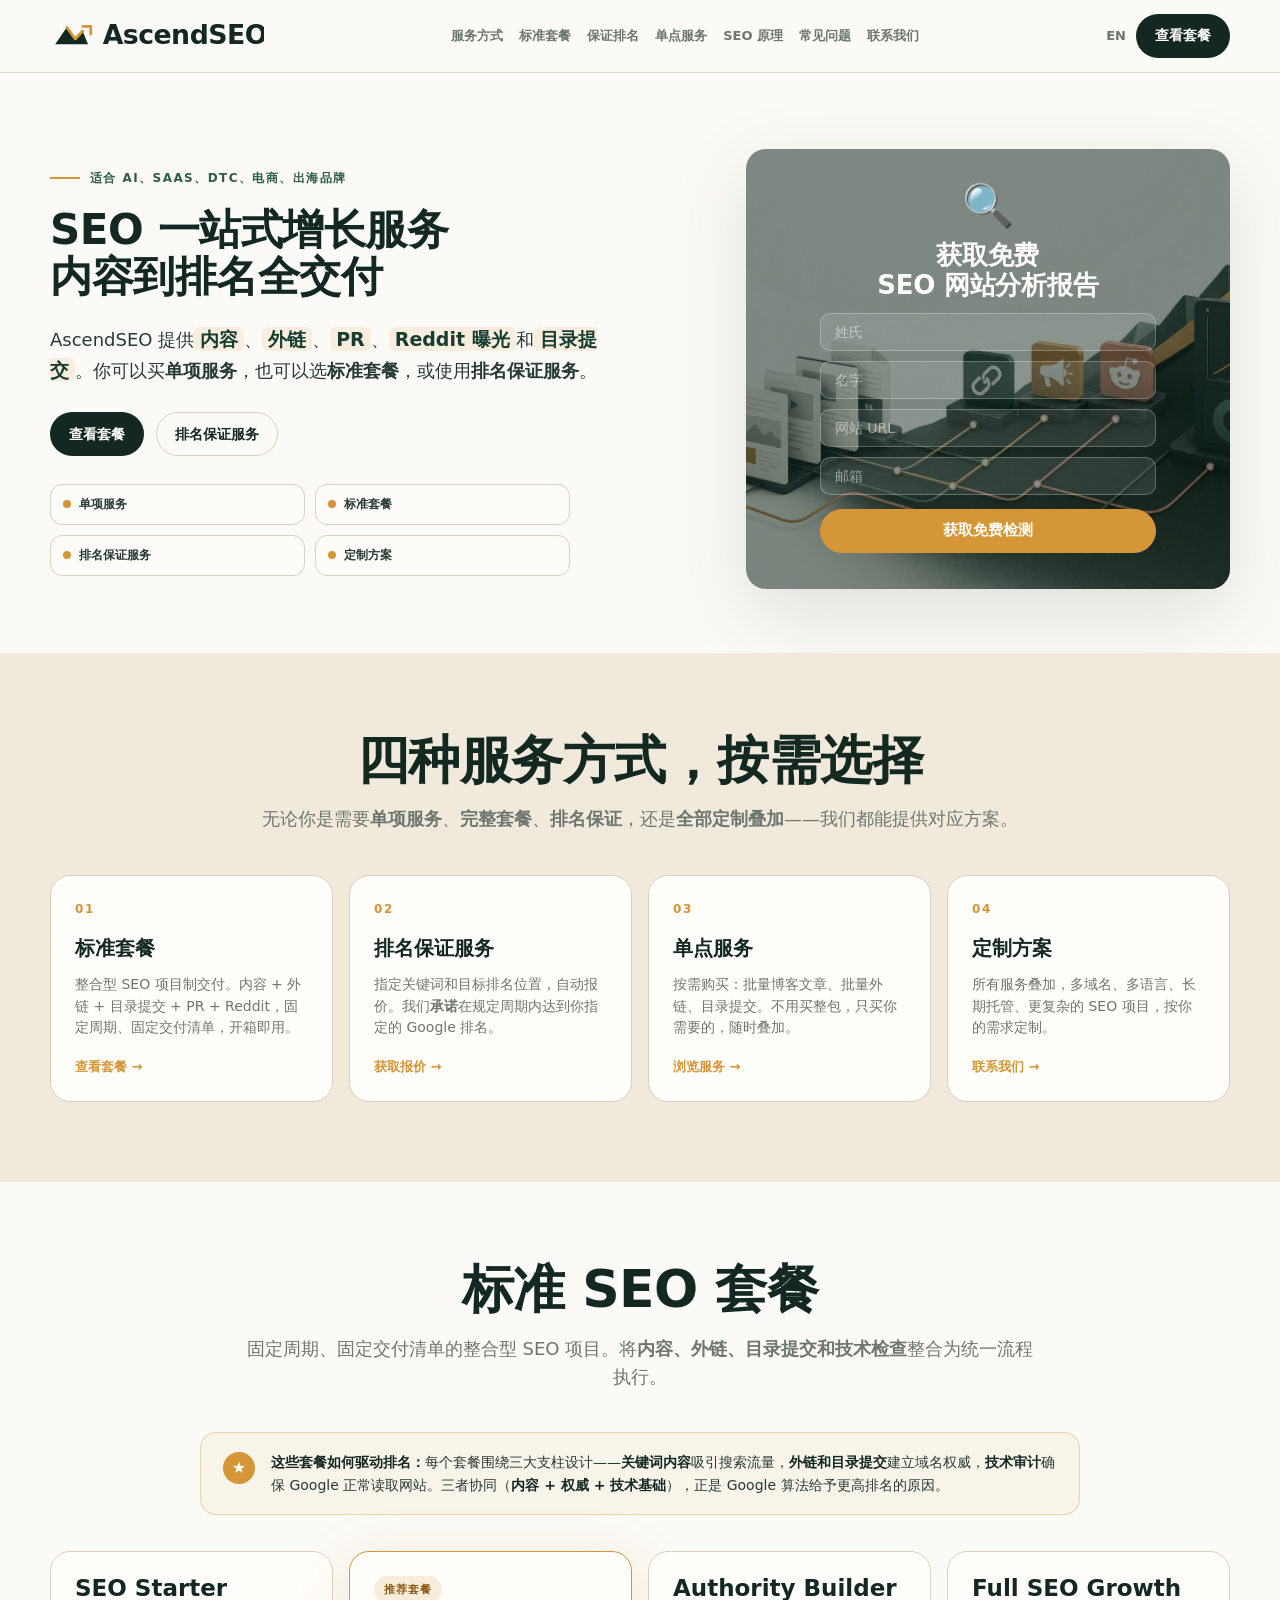
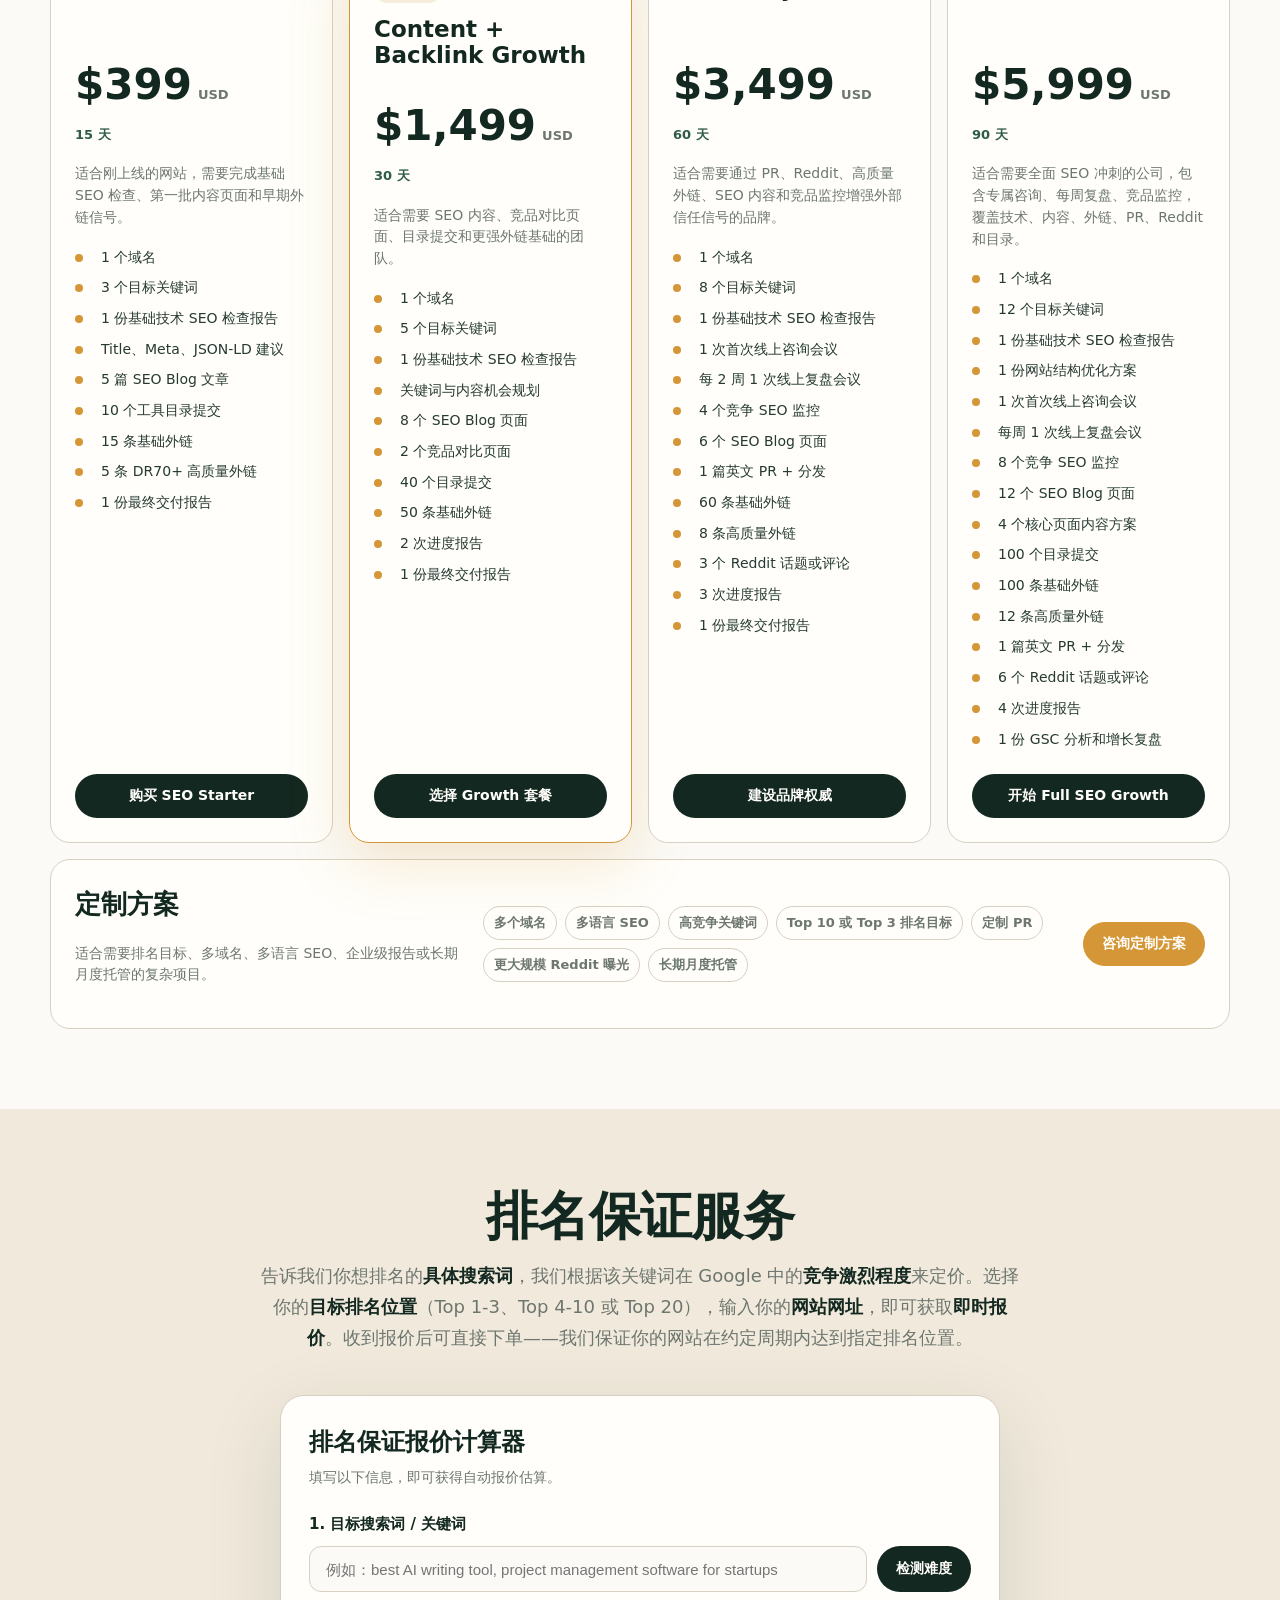
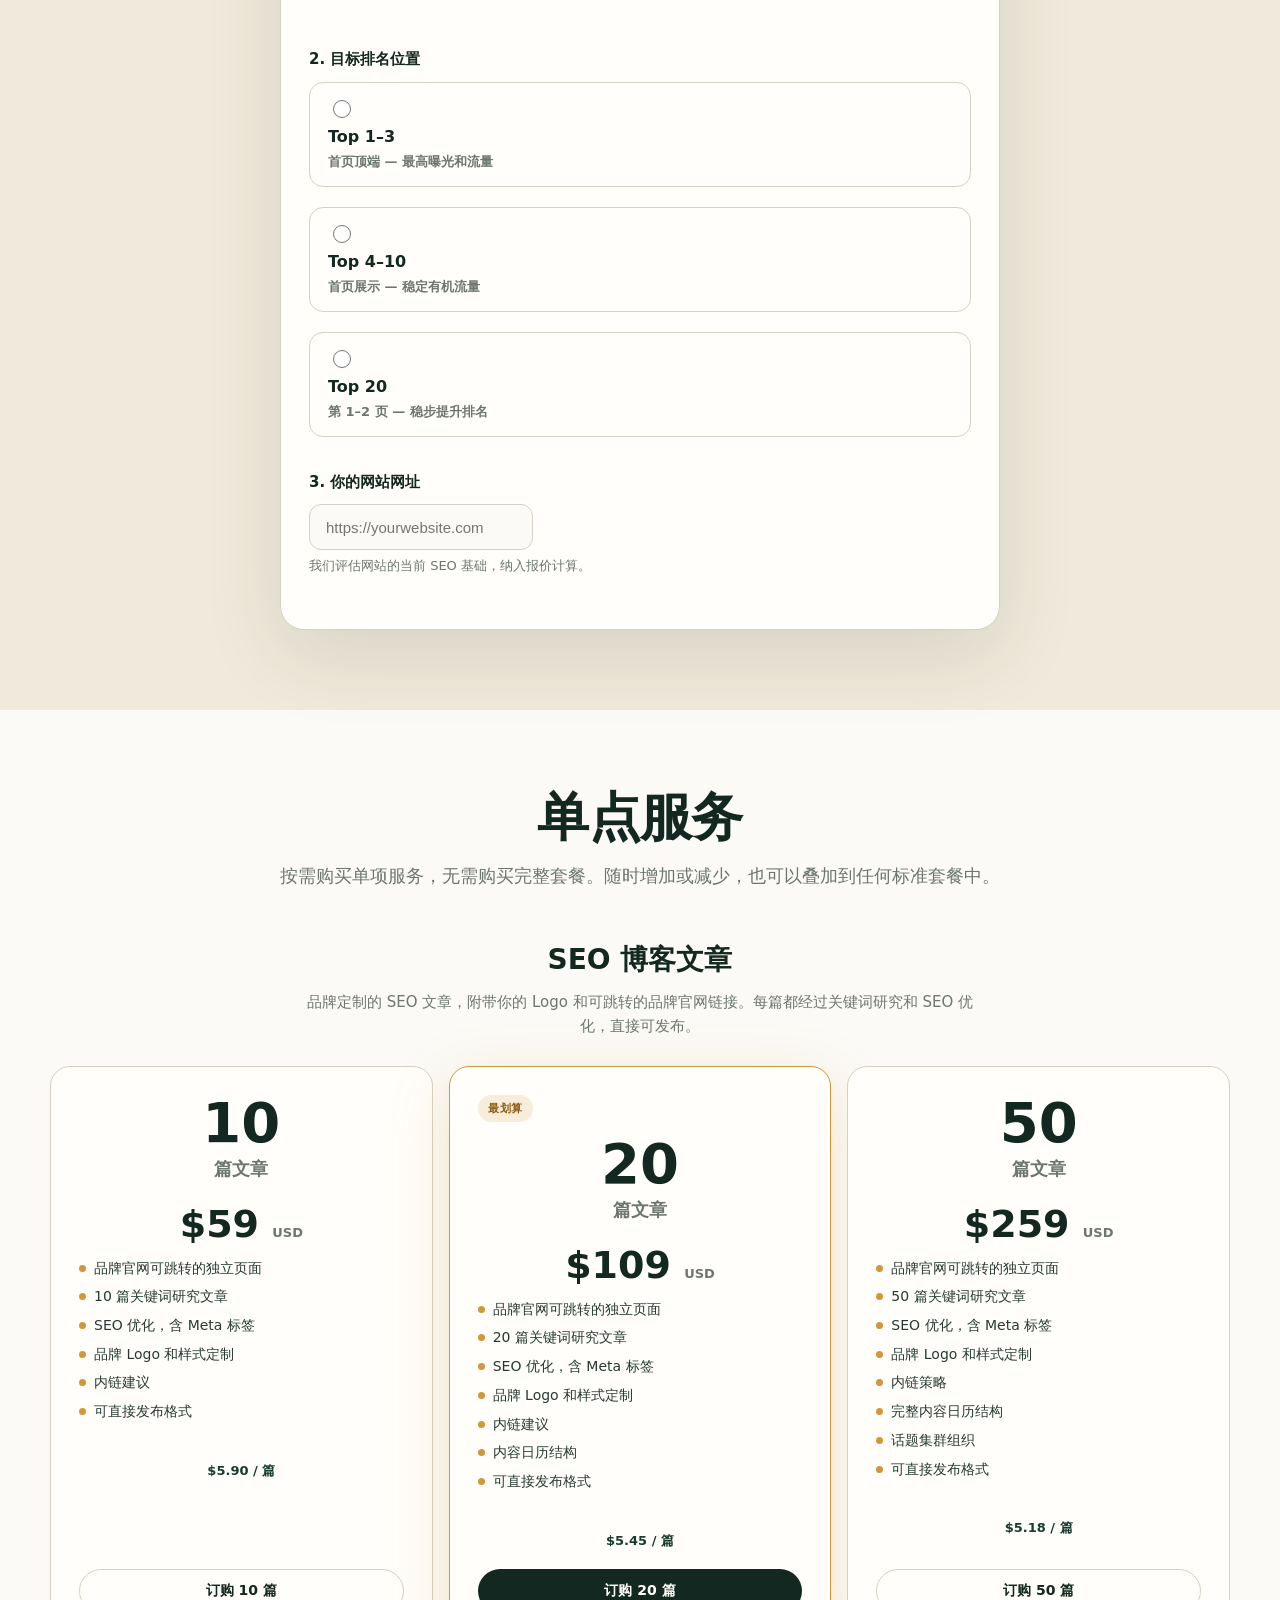
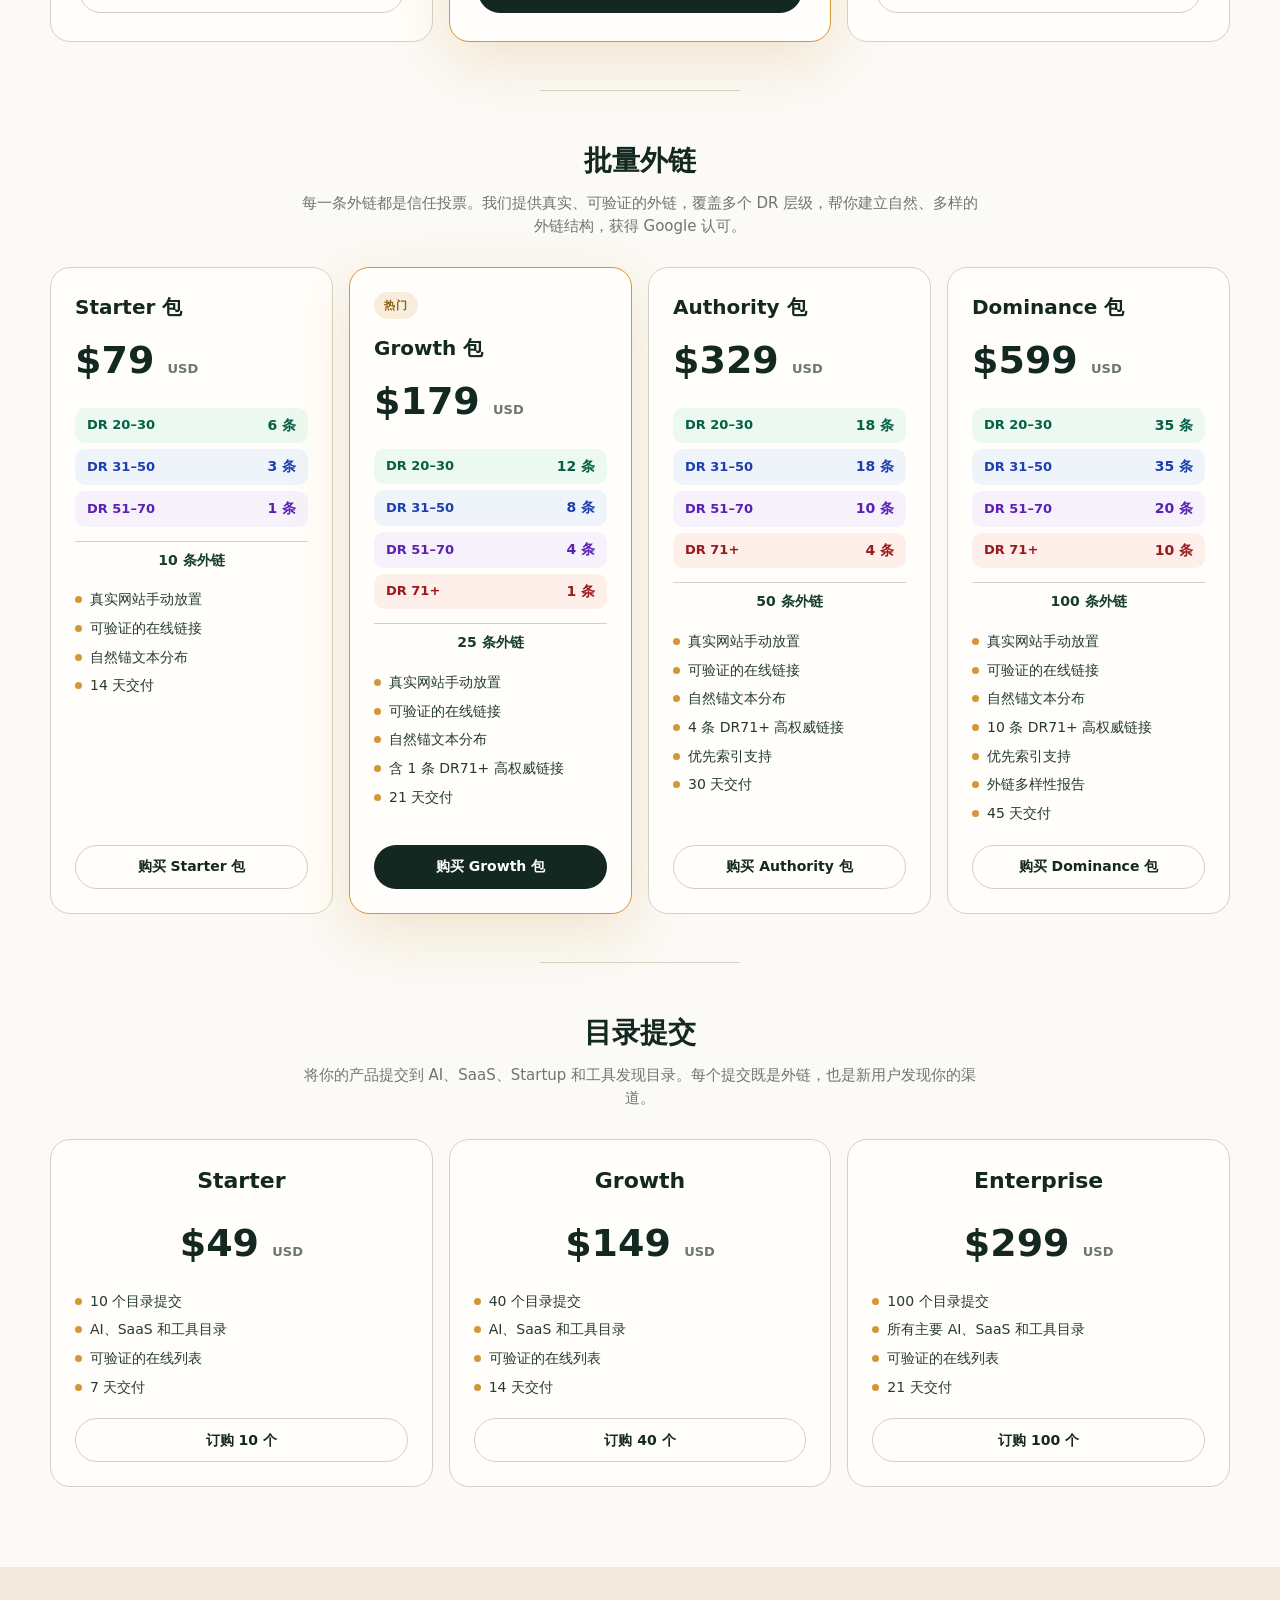
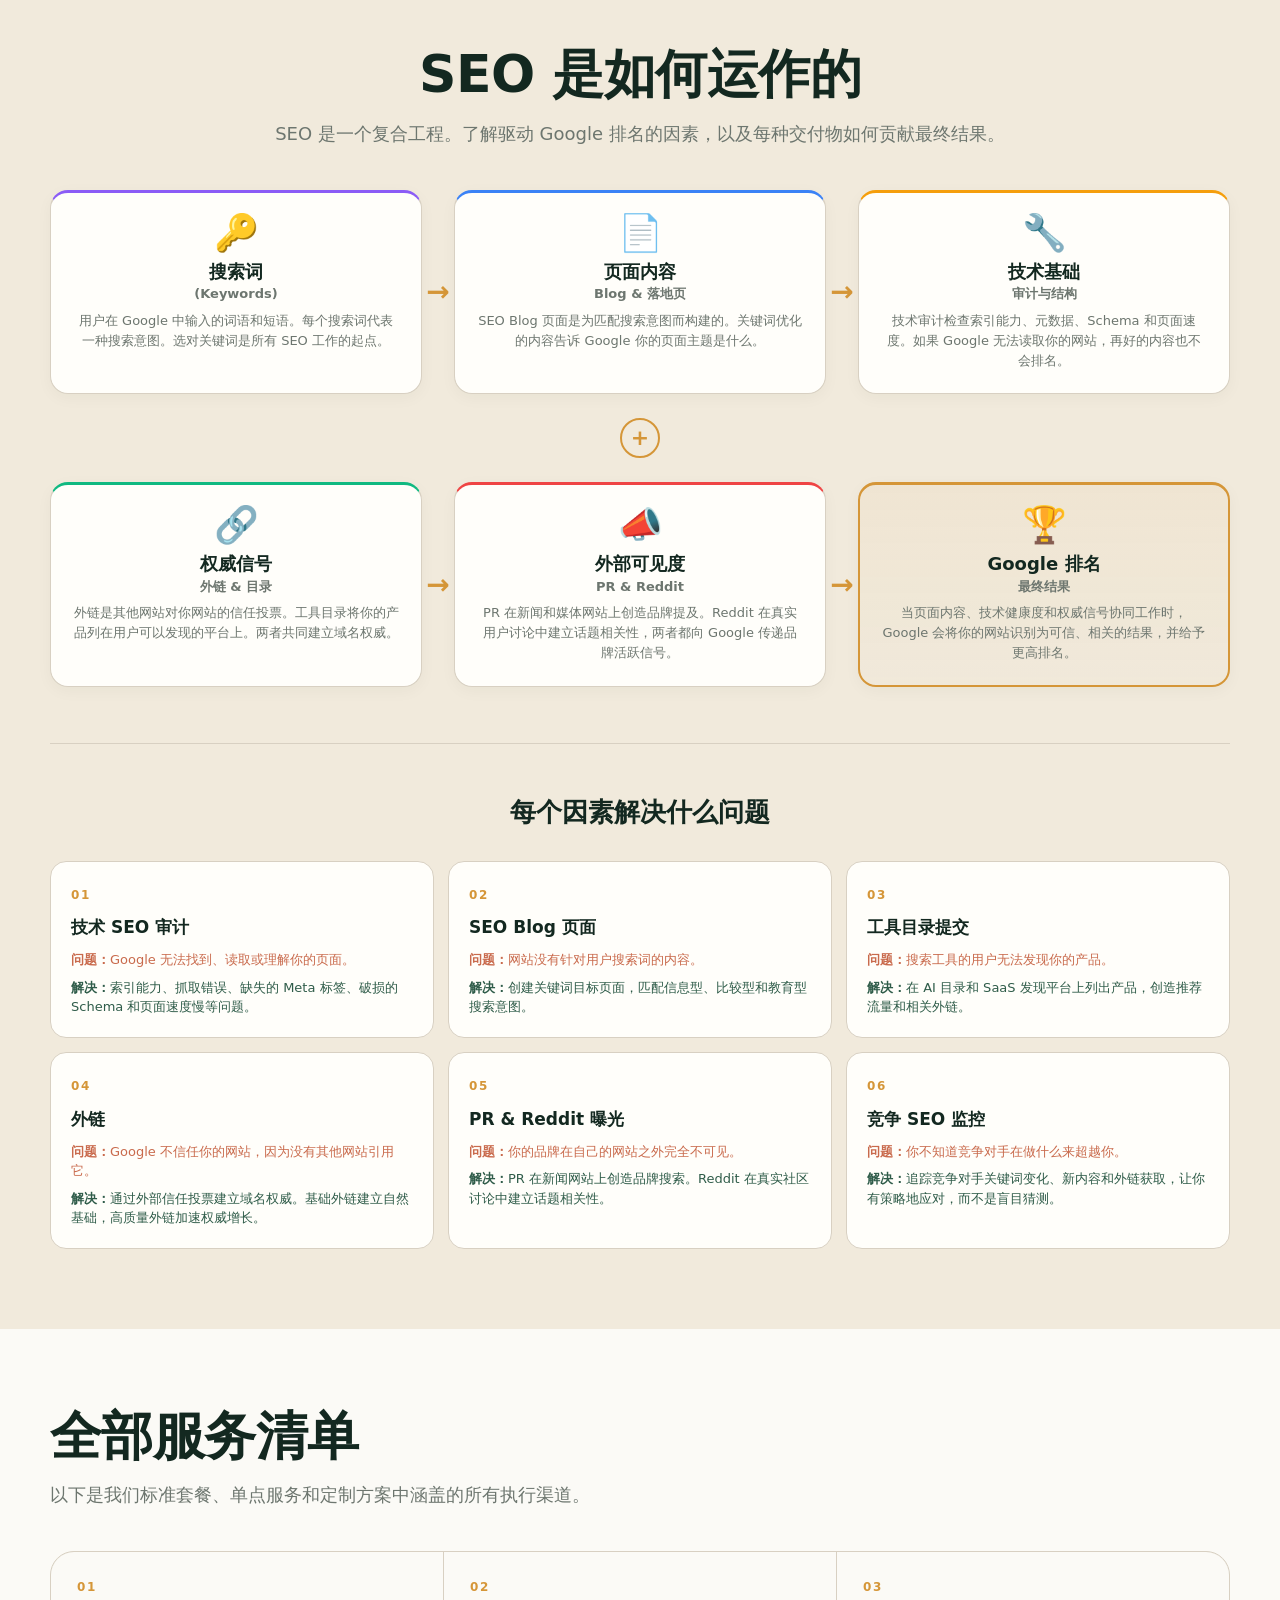
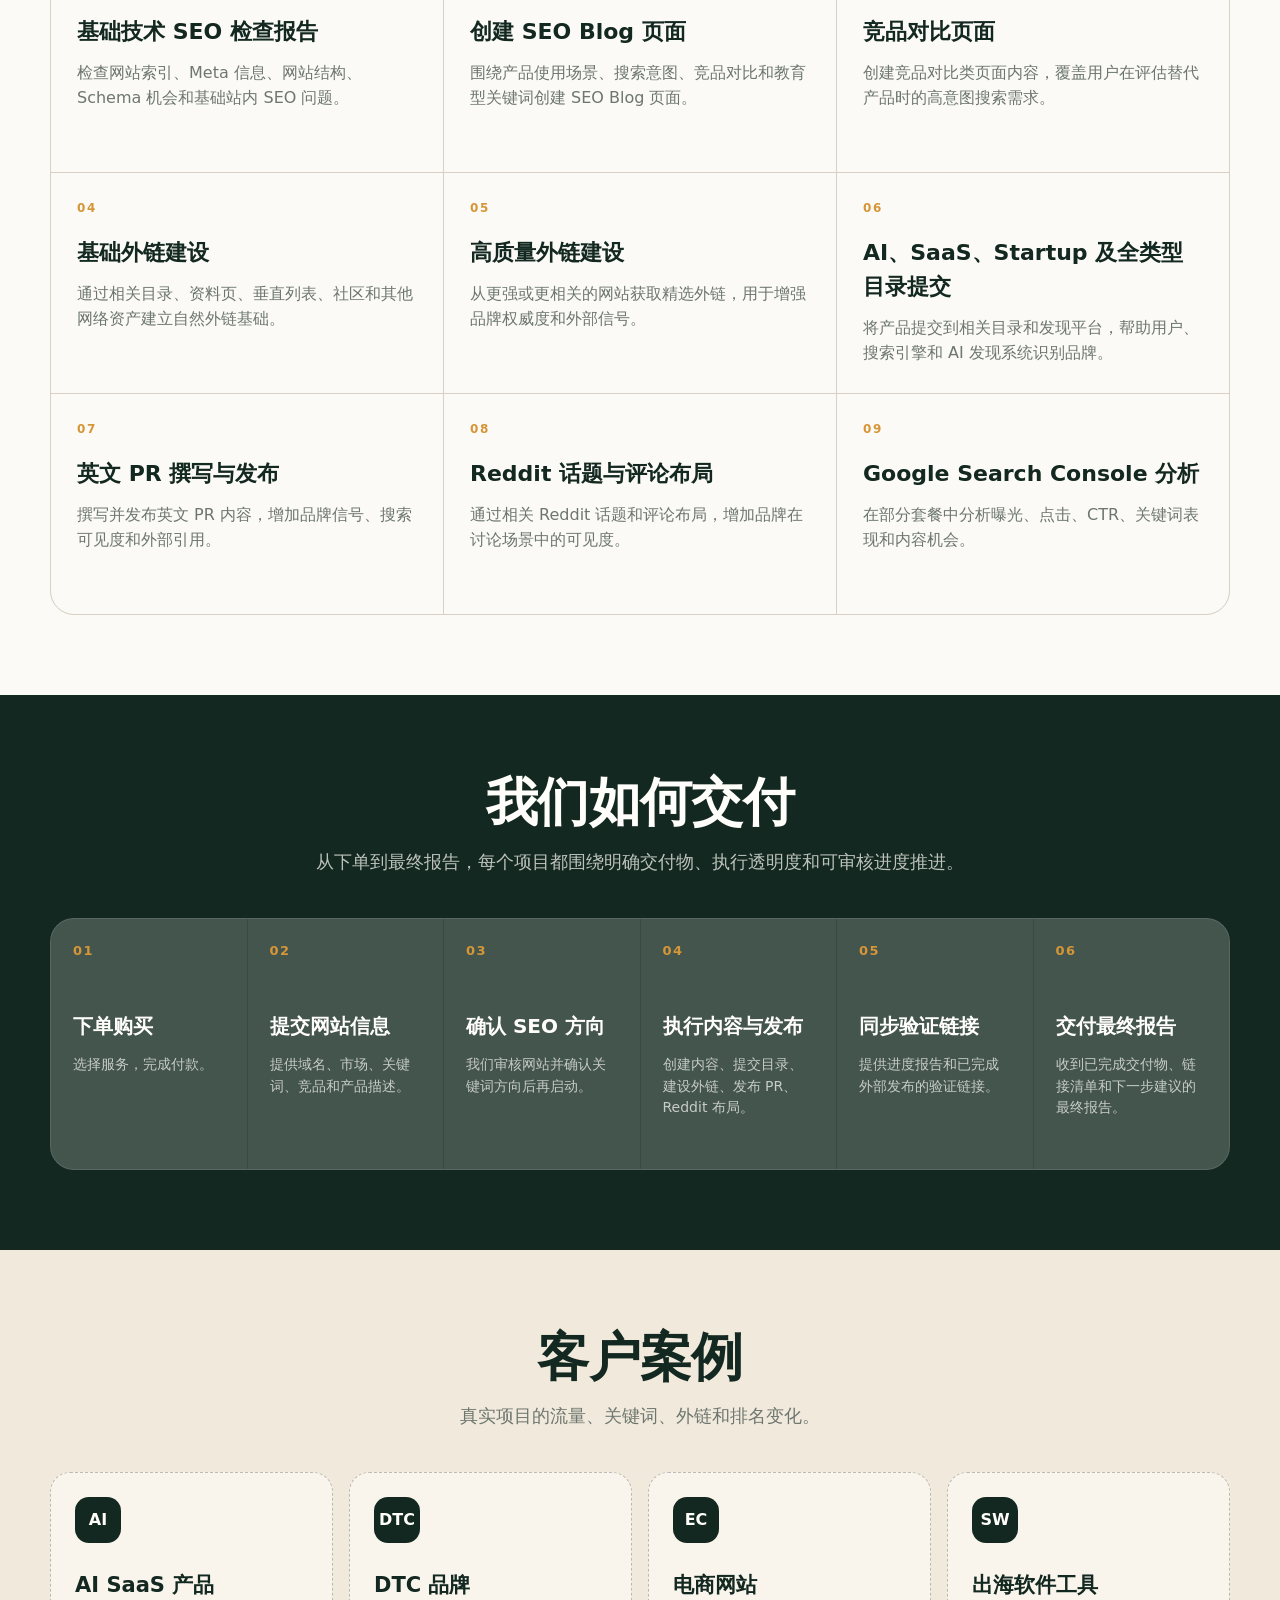
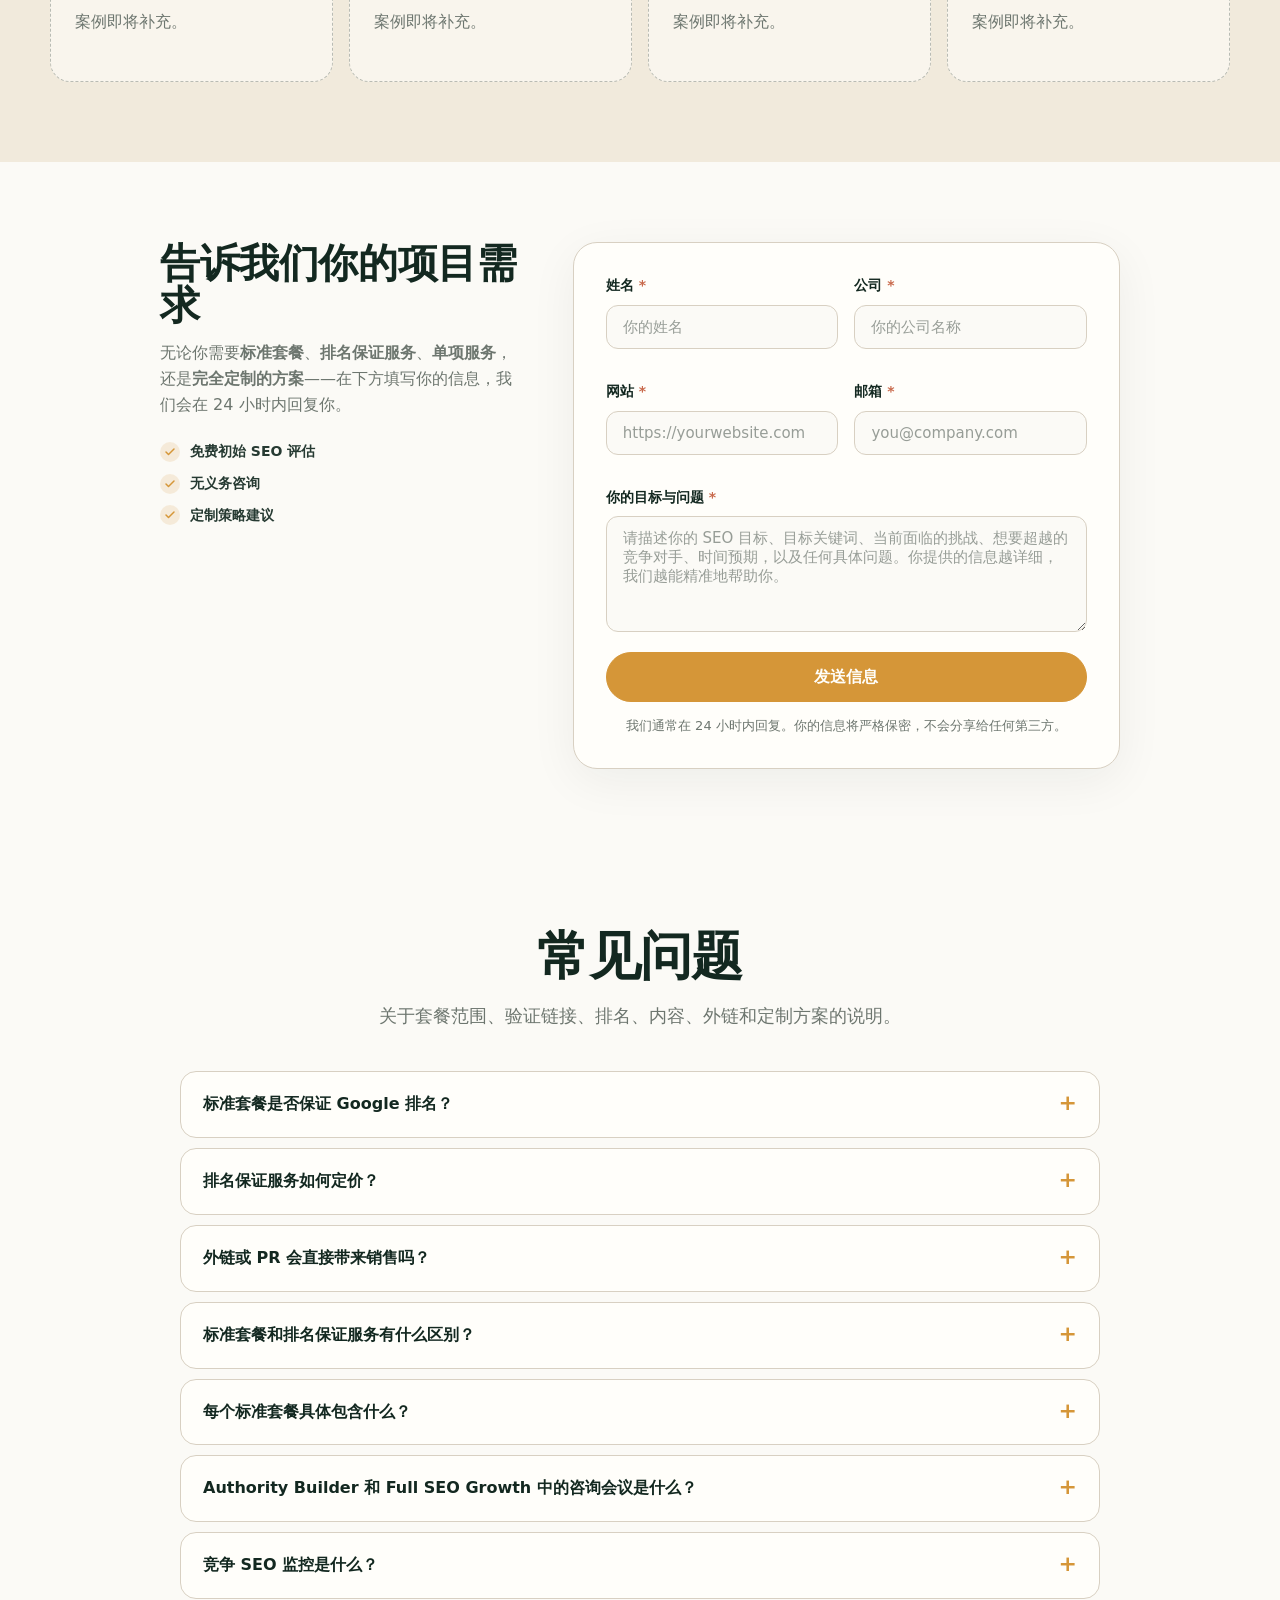
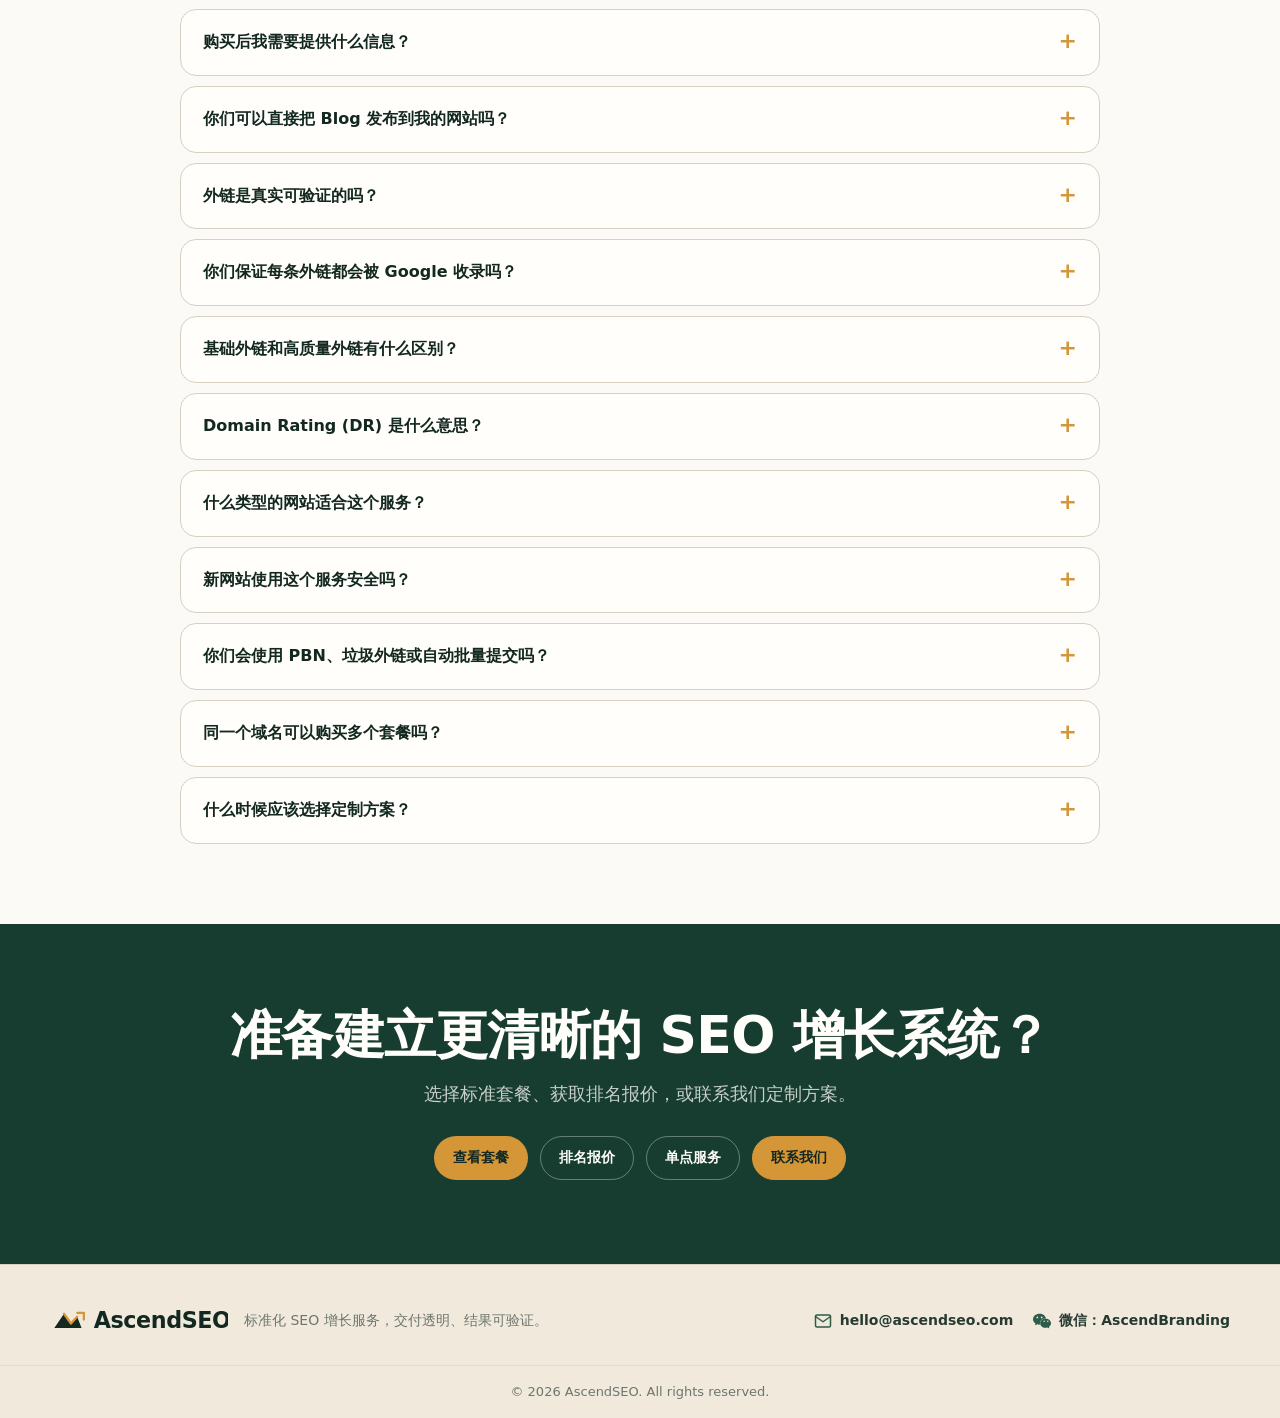
<file: zh.html>
<!doctype html>
<html lang="zh-CN">
  <head>
    <meta charset="utf-8" />
    <meta name="viewport" content="width=device-width, initial-scale=1" />
    <title>AscendSEO — SEO 一站式增长服务，内容、外链、排名</title>
    <meta name="description" content="AscendSEO 为 AI、SaaS、DTC、电商和出海品牌提供标准化 SEO 增长服务，覆盖内容、外链、PR、Reddit、目录提交和透明报告。" />
    <link rel="stylesheet" href="./styles.css" />
  </head>
  <body>
    <header class="site-header">
      <div class="container nav">
        <a class="brand" href="#top" aria-label="AscendSEO 首页">
          <img src="./assets/logo.svg" alt="AscendSEO" />
        </a>
        <nav class="nav-links" aria-label="主导航">
          <a href="#service-levels">服务方式</a>
          <a href="#pricing">标准套餐</a>
          <a href="#rank-guarantee">保证排名</a>
          <a href="#bulk">单点服务</a>
          <a href="#how-seo-works">SEO 原理</a>
          <a href="#faq">常见问题</a>
          <a href="#contact-form">联系我们</a>
        </nav>
        <div class="nav-actions">
          <a class="lang-link" href="./index.html">EN</a>
          <a class="button" href="#pricing">查看套餐</a>
        </div>
      </div>
    </header>

    <main id="top">
      <!-- HERO — 紧凑排版，H1 控制在 2 行 -->
      <section class="hero">
        <div class="container hero-grid">
          <div>
            <div class="eyebrow">适合 AI、SaaS、DTC、电商、出海品牌</div>
            <h1 class="hero-title zh-title">SEO 一站式增长服务<br>内容到排名全交付</h1>
            <p class="hero-copy">AscendSEO 提供<span class="hero-highlight">内容</span>、<span class="hero-highlight">外链</span>、<span class="hero-highlight">PR</span>、<span class="hero-highlight">Reddit 曝光</span>和<span class="hero-highlight">目录提交</span>。你可以买<strong>单项服务</strong>，也可以选<strong>标准套餐</strong>，或使用<strong>排名保证服务</strong>。</p>
            <div class="hero-actions">
              <a class="button" href="#pricing">查看套餐</a>
              <a class="button secondary" href="#rank-guarantee">排名保证服务</a>
            </div>
            <div class="trust-bar">
              <div class="trust-item">单项服务</div>
              <div class="trust-item">标准套餐</div>
              <div class="trust-item">排名保证服务</div>
              <div class="trust-item">定制方案</div>
            </div>
          </div>
          <div class="hero-cta-card">
            <div class="hero-cta-bg" style="background-image:url('./assets/hero-seo-growth.png')"></div>
            <div class="hero-cta-overlay"></div>
            <div class="hero-cta-content">
              <div class="hero-cta-icon">&#128269;</div>
              <h3>获取免费<br>SEO 网站分析报告</h3>
              <form class="hero-cta-form" onsubmit="event.preventDefault(); var fn=document.getElementById('cta-fname').value,ln=document.getElementById('cta-lname').value,site=document.getElementById('cta-site').value,em=document.getElementById('cta-email').value; if(!fn||!ln||!site||!em){alert('请填写所有字段');return;} var subj='免费 SEO 网站分析请求 - '+site; var body='姓名: '+fn+' '+ln+'%0D%0A'+'网站: '+site+'%0D%0A'+'邮箱: '+em; window.open('mailto:hello@ascendseo.com?subject='+encodeURIComponent(subj)+'&body='+body,'_blank');">
                <input type="text" id="cta-fname" placeholder="姓氏" required />
                <input type="text" id="cta-lname" placeholder="名字" required />
                <input type="url" id="cta-site" placeholder="网站 URL" required />
                <input type="email" id="cta-email" placeholder="邮箱" required />
                <button type="submit" class="button hero-cta-btn">获取免费检测</button>
              </form>
            </div>
          </div>
        </div>
      </section>

      <!-- 服务方式 — 新板块，让用户一眼知道 4 种购买模式 -->
      <section class="section soft" id="service-levels">
        <div class="container">
          <div class="section-header center">
            <h2>四种服务方式，按需选择</h2>
            <p>无论你是需要<strong>单项服务</strong>、<strong>完整套餐</strong>、<strong>排名保证</strong>，还是<strong>全部定制叠加</strong>——我们都能提供对应方案。</p>
          </div>
          <div class="level-grid">
            <a class="level-card" href="#pricing">
              <div class="level-num">01</div>
              <h3>标准套餐</h3>
              <p>整合型 SEO 项目制交付。内容 + 外链 + 目录提交 + PR + Reddit，固定周期、固定交付清单，开箱即用。</p>
              <span class="level-link">查看套餐 &rarr;</span>
            </a>
            <a class="level-card" href="#rank-guarantee">
              <div class="level-num">02</div>
              <h3>排名保证服务</h3>
              <p>指定关键词和目标排名位置，自动报价。我们<strong>承诺</strong>在规定周期内达到你指定的 Google 排名。</p>
              <span class="level-link">获取报价 &rarr;</span>
            </a>
            <a class="level-card" href="#bulk">
              <div class="level-num">03</div>
              <h3>单点服务</h3>
              <p>按需购买：批量博客文章、批量外链、目录提交。不用买整包，只买你需要的，随时叠加。</p>
              <span class="level-link">浏览服务 &rarr;</span>
            </a>
            <a class="level-card" href="#contact-form">
              <div class="level-num">04</div>
              <h3>定制方案</h3>
              <p>所有服务叠加，多域名、多语言、长期托管、更复杂的 SEO 项目，按你的需求定制。</p>
              <span class="level-link">联系我们 &rarr;</span>
            </a>
          </div>
        </div>
      </section>

      <!-- 标准套餐 -->
      <section class="section" id="pricing">
        <div class="container">
          <div class="section-header center">
            <h2>标准 SEO 套餐</h2>
            <p>固定周期、固定交付清单的整合型 SEO 项目。将<strong>内容、外链、目录提交和技术检查</strong>整合为统一流程执行。</p>
          </div>

          <div class="ranking-note">
            <div class="ranking-note-icon">&#9733;</div>
            <div class="ranking-note-text">
              <strong>这些套餐如何驱动排名：</strong>每个套餐围绕三大支柱设计——<strong>关键词内容</strong>吸引搜索流量，<strong>外链和目录提交</strong>建立域名权威，<strong>技术审计</strong>确保 Google 正常读取网站。三者协同（<strong>内容 + 权威 + 技术基础</strong>），正是 Google 算法给予更高排名的原因。
            </div>
          </div>

          <div class="pricing-grid">
            <article class="price-card">
              <h3>SEO Starter</h3>
              <div class="price">$399 <span>USD</span></div>
              <div class="timeline">15 天</div>
              <p class="best-for">适合刚上线的网站，需要完成基础 SEO 检查、第一批内容页面和早期外链信号。</p>
              <ul class="includes">
                <li>1 个域名</li>
                <li>3 个目标关键词</li>
                <li>1 份基础技术 SEO 检查报告</li>
                <li>Title、Meta、JSON-LD 建议</li>
                <li>5 篇 SEO Blog 文章</li>
                <li>10 个工具目录提交</li>
                <li>15 条基础外链</li>
                <li>5 条 DR70+ 高质量外链</li>
                <li>1 份最终交付报告</li>
              </ul>
              <a class="button" href="mailto:hello@ascendseo.com?subject=SEO%20Starter">购买 SEO Starter</a>
            </article>

            <article class="price-card featured">
              <span class="badge">推荐套餐</span>
              <h3>Content + Backlink Growth</h3>
              <div class="price">$1,499 <span>USD</span></div>
              <div class="timeline">30 天</div>
              <p class="best-for">适合需要 SEO 内容、竞品对比页面、目录提交和更强外链基础的团队。</p>
              <ul class="includes">
                <li>1 个域名</li>
                <li>5 个目标关键词</li>
                <li>1 份基础技术 SEO 检查报告</li>
                <li>关键词与内容机会规划</li>
                <li>8 个 SEO Blog 页面</li>
                <li>2 个竞品对比页面</li>
                <li>40 个目录提交</li>
                <li>50 条基础外链</li>
                <li>2 次进度报告</li>
                <li>1 份最终交付报告</li>
              </ul>
              <a class="button" href="mailto:hello@ascendseo.com?subject=Content%20%2B%20Backlink%20Growth">选择 Growth 套餐</a>
            </article>

            <article class="price-card">
              <h3>Authority Builder</h3>
              <div class="price">$3,499 <span>USD</span></div>
              <div class="timeline">60 天</div>
              <p class="best-for">适合需要通过 PR、Reddit、高质量外链、SEO 内容和竞品监控增强外部信任信号的品牌。</p>
              <ul class="includes">
                <li>1 个域名</li>
                <li>8 个目标关键词</li>
                <li>1 份基础技术 SEO 检查报告</li>
                <li>1 次首次线上咨询会议</li>
                <li>每 2 周 1 次线上复盘会议</li>
                <li>4 个竞争 SEO 监控</li>
                <li>6 个 SEO Blog 页面</li>
                <li>1 篇英文 PR + 分发</li>
                <li>60 条基础外链</li>
                <li>8 条高质量外链</li>
                <li>3 个 Reddit 话题或评论</li>
                <li>3 次进度报告</li>
                <li>1 份最终交付报告</li>
              </ul>
              <a class="button" href="mailto:hello@ascendseo.com?subject=Authority%20Builder">建设品牌权威</a>
            </article>

            <article class="price-card">
              <h3>Full SEO Growth</h3>
              <div class="price">$5,999 <span>USD</span></div>
              <div class="timeline">90 天</div>
              <p class="best-for">适合需要全面 SEO 冲刺的公司，包含专属咨询、每周复盘、竞品监控，覆盖技术、内容、外链、PR、Reddit 和目录。</p>
              <ul class="includes">
                <li>1 个域名</li>
                <li>12 个目标关键词</li>
                <li>1 份基础技术 SEO 检查报告</li>
                <li>1 份网站结构优化方案</li>
                <li>1 次首次线上咨询会议</li>
                <li>每周 1 次线上复盘会议</li>
                <li>8 个竞争 SEO 监控</li>
                <li>12 个 SEO Blog 页面</li>
                <li>4 个核心页面内容方案</li>
                <li>100 个目录提交</li>
                <li>100 条基础外链</li>
                <li>12 条高质量外链</li>
                <li>1 篇英文 PR + 分发</li>
                <li>6 个 Reddit 话题或评论</li>
                <li>4 次进度报告</li>
                <li>1 份 GSC 分析和增长复盘</li>
              </ul>
              <a class="button" href="mailto:hello@ascendseo.com?subject=Full%20SEO%20Growth">开始 Full SEO Growth</a>
            </article>
          </div>

          <div class="custom-card">
            <div>
              <h3>定制方案</h3>
              <p class="best-for">适合需要排名目标、多域名、多语言 SEO、企业级报告或长期月度托管的复杂项目。</p>
            </div>
            <ul class="custom-list">
              <li>多个域名</li>
              <li>多语言 SEO</li>
              <li>高竞争关键词</li>
              <li>Top 10 或 Top 3 排名目标</li>
              <li>定制 PR</li>
              <li>更大规模 Reddit 曝光</li>
              <li>长期月度托管</li>
            </ul>
            <a class="button accent" href="#contact-form">咨询定制方案</a>
          </div>
        </div>
      </section>

      <!-- 排名保证服务 -->
      <section class="section soft" id="rank-guarantee">
        <div class="container">
          <div class="section-header center">
            <h2>排名保证服务</h2>
            <p class="lead-highlight">告诉我们你想排名的<strong class="hl-keyword">具体搜索词</strong>，我们根据该关键词在 Google 中的<strong class="hl-cost">竞争激烈程度</strong>来定价。选择你的<strong class="hl-target">目标排名位置</strong>（Top 1-3、Top 4-10 或 Top 20），输入你的<strong class="hl-site">网站网址</strong>，即可获取<strong class="hl-quote">即时报价</strong>。收到报价后可直接下单——我们保证你的网站在约定周期内达到指定排名位置。</p>
          </div>
          <div class="calculator-wrapper">
            <div class="calculator-card">
              <div class="calc-header">
                <h3>排名保证报价计算器</h3>
                <p>填写以下信息，即可获得自动报价估算。</p>
              </div>
              <div class="calc-body">
                <div class="calc-field">
                  <label for="kw-input">1. 目标搜索词 / 关键词</label>
                  <div class="kw-search-wrap">
                    <input type="text" id="kw-input" class="kw-input" placeholder="例如：best AI writing tool, project management software for startups" />
                    <button type="button" id="kw-check-btn" class="button kw-check-btn">检测难度</button>
                  </div>
                  <div id="kw-result" class="kw-result"></div>
                </div>
                <div class="calc-field">
                  <label>2. 目标排名位置</label>
                  <div class="rank-options" id="rank-options">
                    <label class="rank-option">
                      <input type="radio" name="rank" value="top3" />
                      <span class="rank-option-content">
                        <strong>Top 1&ndash;3</strong>
                        <small>首页顶端 — 最高曝光和流量</small>
                      </span>
                    </label>
                    <label class="rank-option">
                      <input type="radio" name="rank" value="top10" />
                      <span class="rank-option-content">
                        <strong>Top 4&ndash;10</strong>
                        <small>首页展示 — 稳定有机流量</small>
                      </span>
                    </label>
                    <label class="rank-option">
                      <input type="radio" name="rank" value="top20" />
                      <span class="rank-option-content">
                        <strong>Top 20</strong>
                        <small>第 1&ndash;2 页 — 稳步提升排名</small>
                      </span>
                    </label>
                  </div>
                </div>
                <div class="calc-field">
                  <label for="url-input">3. 你的网站网址</label>
                  <input type="url" id="url-input" class="kw-input" placeholder="https://yourwebsite.com" />
                  <small class="field-hint">我们评估网站的当前 SEO 基础，纳入报价计算。</small>
                </div>
                <div id="quote-output" class="quote-output" style="display:none;">
                  <div class="quote-breakdown">
                    <div class="quote-row"><span>关键词竞争难度</span><span id="quote-diff" class="quote-val">&mdash;</span></div>
                    <div class="quote-row"><span>目标排名</span><span id="quote-rank" class="quote-val">&mdash;</span></div>
                    <div class="quote-row"><span>网站基础</span><span id="quote-site" class="quote-val">&mdash;</span></div>
                    <div class="quote-row quote-total"><span>预估月度投入</span><span id="quote-price" class="quote-val">&mdash;</span></div>
                  </div>
                  <p class="quote-note">此为自动估算。最终价格将在网站快速审核后确认。排名承诺在约定周期内生效，以交付承诺为保障。</p>
                  <a class="button" id="quote-cta" href="mailto:hello@ascendseo.com?subject=Rank%20Guarantee%20Quote">确认此报价</a>
                </div>
              </div>
            </div>
          </div>
        </div>
      </section>

      <!-- 单点服务 — 批量博客 + 批量外链 + 目录 -->
      <section class="section" id="bulk">
        <div class="container">
          <div class="section-header center">
            <h2>单点服务</h2>
            <p>按需购买单项服务，无需购买完整套餐。随时增加或减少，也可以叠加到任何标准套餐中。</p>
          </div>

          <div class="bulk-section-header">
            <h3>SEO 博客文章</h3>
            <p>品牌定制的 SEO 文章，附带你的 Logo 和可跳转的品牌官网链接。每篇都经过关键词研究和 SEO 优化，直接可发布。</p>
          </div>
          <div class="bulk-blog-grid">
            <article class="bulk-card">
              <div class="bulk-qty">10</div>
              <h3>篇文章</h3>
              <div class="bulk-price">$59 <span>USD</span></div>
              <ul class="bulk-features">
                <li>品牌官网可跳转的独立页面</li>
                <li>10 篇关键词研究文章</li>
                <li>SEO 优化，含 Meta 标签</li>
                <li>品牌 Logo 和样式定制</li>
                <li>内链建议</li>
                <li>可直接发布格式</li>
              </ul>
              <div class="bulk-per">$5.90 / 篇</div>
              <a class="button secondary" href="mailto:hello@ascendseo.com?subject=Bulk%20Blog%20-%2010%20Articles">订购 10 篇</a>
            </article>
            <article class="bulk-card featured-bulk">
              <span class="badge">最划算</span>
              <div class="bulk-qty">20</div>
              <h3>篇文章</h3>
              <div class="bulk-price">$109 <span>USD</span></div>
              <ul class="bulk-features">
                <li>品牌官网可跳转的独立页面</li>
                <li>20 篇关键词研究文章</li>
                <li>SEO 优化，含 Meta 标签</li>
                <li>品牌 Logo 和样式定制</li>
                <li>内链建议</li>
                <li>内容日历结构</li>
                <li>可直接发布格式</li>
              </ul>
              <div class="bulk-per">$5.45 / 篇</div>
              <a class="button" href="mailto:hello@ascendseo.com?subject=Bulk%20Blog%20-%2020%20Articles">订购 20 篇</a>
            </article>
            <article class="bulk-card">
              <div class="bulk-qty">50</div>
              <h3>篇文章</h3>
              <div class="bulk-price">$259 <span>USD</span></div>
              <ul class="bulk-features">
                <li>品牌官网可跳转的独立页面</li>
                <li>50 篇关键词研究文章</li>
                <li>SEO 优化，含 Meta 标签</li>
                <li>品牌 Logo 和样式定制</li>
                <li>内链策略</li>
                <li>完整内容日历结构</li>
                <li>话题集群组织</li>
                <li>可直接发布格式</li>
              </ul>
              <div class="bulk-per">$5.18 / 篇</div>
              <a class="button secondary" href="mailto:hello@ascendseo.com?subject=Bulk%20Blog%20-%2050%20Articles">订购 50 篇</a>
            </article>
          </div>

          <div class="bulk-divider"></div>

          <div class="bulk-section-header">
            <h3>批量外链</h3>
            <p>每一条外链都是信任投票。我们提供真实、可验证的外链，覆盖多个 DR 层级，帮你建立自然、多样的外链结构，获得 Google 认可。</p>
          </div>
          <div class="bulk-link-grid">
            <article class="bulk-link-card">
              <h3>Starter 包</h3>
              <div class="bulk-price">$79 <span>USD</span></div>
              <div class="link-dr-breakdown">
                <div class="dr-bar"><span class="dr-label">DR 20&ndash;30</span><span class="dr-count">6 条</span></div>
                <div class="dr-bar"><span class="dr-label">DR 31&ndash;50</span><span class="dr-count">3 条</span></div>
                <div class="dr-bar"><span class="dr-label">DR 51&ndash;70</span><span class="dr-count">1 条</span></div>
              </div>
              <div class="link-total">10 条外链</div>
              <ul class="bulk-features">
                <li>真实网站手动放置</li>
                <li>可验证的在线链接</li>
                <li>自然锚文本分布</li>
                <li>14 天交付</li>
              </ul>
              <a class="button secondary" href="mailto:hello@ascendseo.com?subject=Bulk%20Backlinks%20-%20Starter">购买 Starter 包</a>
            </article>
            <article class="bulk-link-card featured-bulk">
              <span class="badge">热门</span>
              <h3>Growth 包</h3>
              <div class="bulk-price">$179 <span>USD</span></div>
              <div class="link-dr-breakdown">
                <div class="dr-bar"><span class="dr-label">DR 20&ndash;30</span><span class="dr-count">12 条</span></div>
                <div class="dr-bar"><span class="dr-label">DR 31&ndash;50</span><span class="dr-count">8 条</span></div>
                <div class="dr-bar"><span class="dr-label">DR 51&ndash;70</span><span class="dr-count">4 条</span></div>
                <div class="dr-bar"><span class="dr-label">DR 71+</span><span class="dr-count">1 条</span></div>
              </div>
              <div class="link-total">25 条外链</div>
              <ul class="bulk-features">
                <li>真实网站手动放置</li>
                <li>可验证的在线链接</li>
                <li>自然锚文本分布</li>
                <li>含 1 条 DR71+ 高权威链接</li>
                <li>21 天交付</li>
              </ul>
              <a class="button" href="mailto:hello@ascendseo.com?subject=Bulk%20Backlinks%20-%20Growth">购买 Growth 包</a>
            </article>
            <article class="bulk-link-card">
              <h3>Authority 包</h3>
              <div class="bulk-price">$329 <span>USD</span></div>
              <div class="link-dr-breakdown">
                <div class="dr-bar"><span class="dr-label">DR 20&ndash;30</span><span class="dr-count">18 条</span></div>
                <div class="dr-bar"><span class="dr-label">DR 31&ndash;50</span><span class="dr-count">18 条</span></div>
                <div class="dr-bar"><span class="dr-label">DR 51&ndash;70</span><span class="dr-count">10 条</span></div>
                <div class="dr-bar"><span class="dr-label">DR 71+</span><span class="dr-count">4 条</span></div>
              </div>
              <div class="link-total">50 条外链</div>
              <ul class="bulk-features">
                <li>真实网站手动放置</li>
                <li>可验证的在线链接</li>
                <li>自然锚文本分布</li>
                <li>4 条 DR71+ 高权威链接</li>
                <li>优先索引支持</li>
                <li>30 天交付</li>
              </ul>
              <a class="button secondary" href="mailto:hello@ascendseo.com?subject=Bulk%20Backlinks%20-%20Authority">购买 Authority 包</a>
            </article>
            <article class="bulk-link-card">
              <h3>Dominance 包</h3>
              <div class="bulk-price">$599 <span>USD</span></div>
              <div class="link-dr-breakdown">
                <div class="dr-bar"><span class="dr-label">DR 20&ndash;30</span><span class="dr-count">35 条</span></div>
                <div class="dr-bar"><span class="dr-label">DR 31&ndash;50</span><span class="dr-count">35 条</span></div>
                <div class="dr-bar"><span class="dr-label">DR 51&ndash;70</span><span class="dr-count">20 条</span></div>
                <div class="dr-bar"><span class="dr-label">DR 71+</span><span class="dr-count">10 条</span></div>
              </div>
              <div class="link-total">100 条外链</div>
              <ul class="bulk-features">
                <li>真实网站手动放置</li>
                <li>可验证的在线链接</li>
                <li>自然锚文本分布</li>
                <li>10 条 DR71+ 高权威链接</li>
                <li>优先索引支持</li>
                <li>外链多样性报告</li>
                <li>45 天交付</li>
              </ul>
              <a class="button secondary" href="mailto:hello@ascendseo.com?subject=Bulk%20Backlinks%20-%20Dominance">购买 Dominance 包</a>
            </article>
          </div>

          <div class="bulk-divider"></div>

          <div class="bulk-section-header">
            <h3>目录提交</h3>
            <p>将你的产品提交到 AI、SaaS、Startup 和工具发现目录。每个提交既是外链，也是新用户发现你的渠道。</p>
          </div>
          <div class="bulk-dir-grid">
            <article class="bulk-dir-card">
              <h3>Starter</h3>
              <div class="bulk-price">$49 <span>USD</span></div>
              <ul class="bulk-features">
                <li>10 个目录提交</li>
                <li>AI、SaaS 和工具目录</li>
                <li>可验证的在线列表</li>
                <li>7 天交付</li>
              </ul>
              <a class="button secondary" href="mailto:hello@ascendseo.com?subject=Directory%20Submissions%20-%20Starter">订购 10 个</a>
            </article>
            <article class="bulk-dir-card">
              <h3>Growth</h3>
              <div class="bulk-price">$149 <span>USD</span></div>
              <ul class="bulk-features">
                <li>40 个目录提交</li>
                <li>AI、SaaS 和工具目录</li>
                <li>可验证的在线列表</li>
                <li>14 天交付</li>
              </ul>
              <a class="button secondary" href="mailto:hello@ascendseo.com?subject=Directory%20Submissions%20-%20Growth">订购 40 个</a>
            </article>
            <article class="bulk-dir-card">
              <h3>Enterprise</h3>
              <div class="bulk-price">$299 <span>USD</span></div>
              <ul class="bulk-features">
                <li>100 个目录提交</li>
                <li>所有主要 AI、SaaS 和工具目录</li>
                <li>可验证的在线列表</li>
                <li>21 天交付</li>
              </ul>
              <a class="button secondary" href="mailto:hello@ascendseo.com?subject=Directory%20Submissions%20-%20Enterprise">订购 100 个</a>
            </article>
          </div>
        </div>
      </section>

      <!-- SEO 工作原理 -->
      <section class="section soft" id="how-seo-works">
        <div class="container">
          <div class="section-header center">
            <h2>SEO 是如何运作的</h2>
            <p>SEO 是一个复合工程。了解驱动 Google 排名的因素，以及每种交付物如何贡献最终结果。</p>
          </div>
          <div class="seo-flow">
            <div class="seo-flow-row">
              <div class="seo-node keyword-node"><div class="seo-node-icon">&#128273;</div><h4>搜索词<br><span>(Keywords)</span></h4><p>用户在 Google 中输入的词语和短语。每个搜索词代表一种搜索意图。选对关键词是所有 SEO 工作的起点。</p></div>
              <div class="seo-arrow">&rarr;</div>
              <div class="seo-node onpage-node"><div class="seo-node-icon">&#128196;</div><h4>页面内容<br><span>Blog &amp; 落地页</span></h4><p>SEO Blog 页面是为匹配搜索意图而构建的。关键词优化的内容告诉 Google 你的页面主题是什么。</p></div>
              <div class="seo-arrow">&rarr;</div>
              <div class="seo-node tech-node"><div class="seo-node-icon">&#128295;</div><h4>技术基础<br><span>审计与结构</span></h4><p>技术审计检查索引能力、元数据、Schema 和页面速度。如果 Google 无法读取你的网站，再好的内容也不会排名。</p></div>
            </div>
            <div class="seo-flow-divider"><span>+</span></div>
            <div class="seo-flow-row">
              <div class="seo-node authority-node"><div class="seo-node-icon">&#128279;</div><h4>权威信号<br><span>外链 &amp; 目录</span></h4><p>外链是其他网站对你网站的信任投票。工具目录将你的产品列在用户可以发现的平台上。两者共同建立域名权威。</p></div>
              <div class="seo-arrow">&rarr;</div>
              <div class="seo-node visibility-node"><div class="seo-node-icon">&#128227;</div><h4>外部可见度<br><span>PR &amp; Reddit</span></h4><p>PR 在新闻和媒体网站上创造品牌提及。Reddit 在真实用户讨论中建立话题相关性，两者都向 Google 传递品牌活跃信号。</p></div>
              <div class="seo-arrow">&rarr;</div>
              <div class="seo-node result-node"><div class="seo-node-icon">&#127942;</div><h4>Google 排名<br><span>最终结果</span></h4><p>当页面内容、技术健康度和权威信号协同工作时，Google 会将你的网站识别为可信、相关的结果，并给予更高排名。</p></div>
            </div>
          </div>
          <div class="seo-factors">
            <h3 class="seo-factors-title">每个因素解决什么问题</h3>
            <div class="factors-grid">
              <article class="factor-card"><div class="factor-num">01</div><h4>技术 SEO 审计</h4><div class="factor-problem"><strong>问题：</strong>Google 无法找到、读取或理解你的页面。</div><div class="factor-solution"><strong>解决：</strong>索引能力、抓取错误、缺失的 Meta 标签、破损的 Schema 和页面速度慢等问题。</div></article>
              <article class="factor-card"><div class="factor-num">02</div><h4>SEO Blog 页面</h4><div class="factor-problem"><strong>问题：</strong>网站没有针对用户搜索词的内容。</div><div class="factor-solution"><strong>解决：</strong>创建关键词目标页面，匹配信息型、比较型和教育型搜索意图。</div></article>
              <article class="factor-card"><div class="factor-num">03</div><h4>工具目录提交</h4><div class="factor-problem"><strong>问题：</strong>搜索工具的用户无法发现你的产品。</div><div class="factor-solution"><strong>解决：</strong>在 AI 目录和 SaaS 发现平台上列出产品，创造推荐流量和相关外链。</div></article>
              <article class="factor-card"><div class="factor-num">04</div><h4>外链</h4><div class="factor-problem"><strong>问题：</strong>Google 不信任你的网站，因为没有其他网站引用它。</div><div class="factor-solution"><strong>解决：</strong>通过外部信任投票建立域名权威。基础外链建立自然基础，高质量外链加速权威增长。</div></article>
              <article class="factor-card"><div class="factor-num">05</div><h4>PR &amp; Reddit 曝光</h4><div class="factor-problem"><strong>问题：</strong>你的品牌在自己的网站之外完全不可见。</div><div class="factor-solution"><strong>解决：</strong>PR 在新闻网站上创造品牌搜索。Reddit 在真实社区讨论中建立话题相关性。</div></article>
              <article class="factor-card"><div class="factor-num">06</div><h4>竞争 SEO 监控</h4><div class="factor-problem"><strong>问题：</strong>你不知道竞争对手在做什么来超越你。</div><div class="factor-solution"><strong>解决：</strong>追踪竞争对手关键词变化、新内容和外链获取，让你有策略地应对，而不是盲目猜测。</div></article>
            </div>
          </div>
        </div>
      </section>

      <!-- 服务清单 -->
      <section class="section" id="services">
        <div class="container">
          <div class="section-header">
            <h2>全部服务清单</h2>
            <p>以下是我们标准套餐、单点服务和定制方案中涵盖的所有执行渠道。</p>
          </div>
          <div class="service-grid">
            <article class="service"><div class="service-num">01</div><h3>基础技术 SEO 检查报告</h3><p>检查网站索引、Meta 信息、网站结构、Schema 机会和基础站内 SEO 问题。</p></article>
            <article class="service"><div class="service-num">02</div><h3>创建 SEO Blog 页面</h3><p>围绕产品使用场景、搜索意图、竞品对比和教育型关键词创建 SEO Blog 页面。</p></article>
            <article class="service"><div class="service-num">03</div><h3>竞品对比页面</h3><p>创建竞品对比类页面内容，覆盖用户在评估替代产品时的高意图搜索需求。</p></article>
            <article class="service"><div class="service-num">04</div><h3>基础外链建设</h3><p>通过相关目录、资料页、垂直列表、社区和其他网络资产建立自然外链基础。</p></article>
            <article class="service"><div class="service-num">05</div><h3>高质量外链建设</h3><p>从更强或更相关的网站获取精选外链，用于增强品牌权威度和外部信号。</p></article>
            <article class="service"><div class="service-num">06</div><h3>AI、SaaS、Startup 及全类型目录提交</h3><p>将产品提交到相关目录和发现平台，帮助用户、搜索引擎和 AI 发现系统识别品牌。</p></article>
            <article class="service"><div class="service-num">07</div><h3>英文 PR 撰写与发布</h3><p>撰写并发布英文 PR 内容，增加品牌信号、搜索可见度和外部引用。</p></article>
            <article class="service"><div class="service-num">08</div><h3>Reddit 话题与评论布局</h3><p>通过相关 Reddit 话题和评论布局，增加品牌在讨论场景中的可见度。</p></article>
            <article class="service"><div class="service-num">09</div><h3>Google Search Console 分析</h3><p>在部分套餐中分析曝光、点击、CTR、关键词表现和内容机会。</p></article>
          </div>
        </div>
      </section>

      <!-- 执行流程 -->
      <section class="section dark" id="process">
        <div class="container">
          <div class="section-header center"><h2>我们如何交付</h2><p>从下单到最终报告，每个项目都围绕明确交付物、执行透明度和可审核进度推进。</p></div>
          <div class="process">
            <article class="step"><strong>01</strong><h3>下单购买</h3><p>选择服务，完成付款。</p></article>
            <article class="step"><strong>02</strong><h3>提交网站信息</h3><p>提供域名、市场、关键词、竞品和产品描述。</p></article>
            <article class="step"><strong>03</strong><h3>确认 SEO 方向</h3><p>我们审核网站并确认关键词方向后再启动。</p></article>
            <article class="step"><strong>04</strong><h3>执行内容与发布</h3><p>创建内容、提交目录、建设外链、发布 PR、Reddit 布局。</p></article>
            <article class="step"><strong>05</strong><h3>同步验证链接</h3><p>提供进度报告和已完成外部发布的验证链接。</p></article>
            <article class="step"><strong>06</strong><h3>交付最终报告</h3><p>收到已完成交付物、链接清单和下一步建议的最终报告。</p></article>
          </div>
        </div>
      </section>

      <!-- 客户案例 -->
      <section class="section soft" id="cases">
        <div class="container">
          <div class="section-header center"><h2>客户案例</h2><p>真实项目的流量、关键词、外链和排名变化。</p></div>
          <div class="case-grid">
            <article class="case-card"><div class="case-icon">AI</div><h3>AI SaaS 产品</h3><p>案例即将补充。</p></article>
            <article class="case-card"><div class="case-icon">DTC</div><h3>DTC 品牌</h3><p>案例即将补充。</p></article>
            <article class="case-card"><div class="case-icon">EC</div><h3>电商网站</h3><p>案例即将补充。</p></article>
            <article class="case-card"><div class="case-icon">SW</div><h3>出海软件工具</h3><p>案例即将补充。</p></article>
          </div>
        </div>
      </section>

      <!-- 联系表单 -->
      <section class="section" id="contact-form">
        <div class="container">
          <div class="contact-form-wrapper">
            <div class="contact-form-intro">
              <h2>告诉我们你的项目需求</h2>
              <p>无论你需要<strong>标准套餐</strong>、<strong>排名保证服务</strong>、<strong>单项服务</strong>，还是<strong>完全定制的方案</strong>——在下方填写你的信息，我们会在 24 小时内回复你。</p>
              <ul class="contact-benefits">
                <li>免费初始 SEO 评估</li>
                <li>无义务咨询</li>
                <li>定制策略建议</li>
              </ul>
            </div>
            <form class="contact-form" id="contactForm">
              <div class="form-row">
                <div class="form-field">
                  <label for="cf-name">姓名 <span class="req">*</span></label>
                  <input type="text" id="cf-name" name="name" required placeholder="你的姓名" />
                </div>
                <div class="form-field">
                  <label for="cf-company">公司 <span class="req">*</span></label>
                  <input type="text" id="cf-company" name="company" required placeholder="你的公司名称" />
                </div>
              </div>
              <div class="form-row">
                <div class="form-field">
                  <label for="cf-website">网站 <span class="req">*</span></label>
                  <input type="url" id="cf-website" name="website" required placeholder="https://yourwebsite.com" />
                </div>
                <div class="form-field">
                  <label for="cf-email">邮箱 <span class="req">*</span></label>
                  <input type="email" id="cf-email" name="email" required placeholder="you@company.com" />
                </div>
              </div>
              <div class="form-field">
                <label for="cf-message">你的目标与问题 <span class="req">*</span></label>
                <textarea id="cf-message" name="message" rows="5" required placeholder="请描述你的 SEO 目标、目标关键词、当前面临的挑战、想要超越的竞争对手、时间预期，以及任何具体问题。你提供的信息越详细，我们越能精准地帮助你。"></textarea>
              </div>
              <button type="submit" class="button accent form-submit-btn">发送信息</button>
              <p class="form-disclaimer">我们通常在 24 小时内回复。你的信息将严格保密，不会分享给任何第三方。</p>
            </form>
          </div>
        </div>
      </section>

      <!-- 常见问题 -->
      <section class="section" id="faq">
        <div class="container">
          <div class="section-header center"><h2>常见问题</h2><p>关于套餐范围、验证链接、排名、内容、外链和定制方案的说明。</p></div>
          <div class="faq-list">
            <details class="faq-item"><summary>标准套餐是否保证 Google 排名？</summary><p><strong>不保证。</strong>标准套餐围绕 SEO 三大支柱设计——<strong>关键词内容</strong>、<strong>外链和目录建立域名权威</strong>、<strong>技术审计</strong>——三者协同提升搜索排名。但标准套餐保证的是<strong>固定交付物</strong>，不是具体排名位置。如果你需要合同性的排名承诺，请使用我们的<a href="#rank-guarantee">排名保证服务</a>。</p></details>
            <details class="faq-item"><summary>排名保证服务如何定价？</summary><p>排名保证服务按关键词单独定价，基于三个因素：(1) 关键词在 Google 中的竞争强度，(2) 目标排名位置（Top 3、Top 10 或 Top 20），(3) 你网站的当前 SEO 基础。在上方<a href="#rank-guarantee">计算器</a>中填写即可获取估算。</p></details>
            <details class="faq-item"><summary>外链或 PR 会直接带来销售吗？</summary><p><strong>不会。</strong>外链、PR 和目录提交是 <strong>SEO 和权威信号</strong>——它们告诉 Google 你的网站可信且相关，帮助页面获得更高排名。更高排名带来<strong>自然流量</strong>，流量可能转化为线索或销售。但外链本身不会直接把买家送到你的网站。它们是<strong>基础建设工作</strong>，不是销售渠道。</p></details>
            <details class="faq-item"><summary>标准套餐和排名保证服务有什么区别？</summary><p><strong>标准套餐</strong>在固定周期内交付固定 SEO 资产（内容、外链、目录、PR、Reddit），改善 SEO 基础并提高排名机会，但<strong>不承诺具体排名位置</strong>。<br><br><strong>排名保证服务</strong>按关键词销售——你指定搜索词和目标排名（Top 1-3、Top 4-10 或 Top 20），我们<strong>合同性承诺</strong>在约定周期内达到该位置。定价基于关键词竞争度和网站当前基础。</p></details>
            <details class="faq-item"><summary>每个标准套餐具体包含什么？</summary><p>每个套餐都有固定交付清单，包括明确数量的 SEO Blog 页面、外链、目录提交、PR 发布、Reddit 布局、报告和目标关键词。购买前即可在价格区看到完整范围。</p></details>
            <details class="faq-item"><summary>Authority Builder 和 Full SEO Growth 中的咨询会议是什么？</summary><p>这是线上策略会议，复盘项目进度、讨论竞争情报、调整关键词优先级并对齐下一步。Authority Builder 包含首次咨询 + 每 2 周 1 次复盘。Full SEO Growth 包含首次咨询 + 每周 1 次复盘。</p></details>
            <details class="faq-item"><summary>竞争 SEO 监控是什么？</summary><p>我们追踪你指定的竞争对手的关键词变化、新内容、外链获取和排名波动。Authority Builder 监控 4 个竞争对手；Full SEO Growth 监控 8 个。这帮助我们发现机会并应对竞争威胁。</p></details>
            <details class="faq-item"><summary>购买后我需要提供什么信息？</summary><p>域名、目标市场、产品或品牌介绍、目标关键词、竞品网站、优先推广页面和品牌素材。如果可提供 Google Search Console 或 CMS 权限，我们能给出更准确的建议。</p></details>
            <details class="faq-item"><summary>你们可以直接把 Blog 发布到我的网站吗？</summary><p>可以，只要你提供 CMS 权限和发布授权。如果不提供 CMS，我们会交付可直接发布的内容，包括标题、Meta Description、URL Slug、正文和内链建议。</p></details>
            <details class="faq-item"><summary>外链是真实可验证的吗？</summary><p>是的。只要外部网站公开展示链接，我们都会为已完成的外部发布提供真实 URL。我们的目标就是让外链、PR、Reddit 和目录提交都可以追踪和审核。</p></details>
            <details class="faq-item"><summary>你们保证每条外链都会被 Google 收录吗？</summary><p>不保证。我们保证可验证的已发布 URL，但 Google 是否收录由 Google 和来源网站决定。有些链接可能很快被收录，有些可能需要更久，也有些可能不显示在搜索结果中。这属于 SEO 的正常情况。</p></details>
            <details class="faq-item"><summary>基础外链和高质量外链有什么区别？</summary><p>基础外链通常来自目录、资料页、垂直列表、社区和相关网络资产，用于建立自然外链基础。高质量外链通常来自更强或更相关的网站，具有更高的权威度、上下文相关性或品牌价值。</p></details>
            <details class="faq-item"><summary>Domain Rating (DR) 是什么意思？</summary><p>DR 是 Ahrefs 的指标，衡量网站外链档案强度，范围 0–100。更高 DR 的网站传递更多权威。我们的批量外链包含多个 DR 层级——从 DR20+ 基础链接到 DR71+ 高权威链接——以建立自然、多样的外链结构。</p></details>
            <details class="faq-item"><summary>什么类型的网站适合这个服务？</summary><p>AI 产品、SaaS 公司、DTC 品牌、电商网站、软件工具、Startup 网站和希望提升 Google 可见度的出海品牌。</p></details>
            <details class="faq-item"><summary>新网站使用这个服务安全吗？</summary><p>是的。标准套餐逐步建设 SEO 信号，避免激进批量操作。对于新网站，我们重点做技术检查、内容基础、目录提交和自然外链组合。</p></details>
            <details class="faq-item"><summary>你们会使用 PBN、垃圾外链或自动批量提交吗？</summary><p>不会。我们不销售 PBN 群发、垃圾外链或低质量自动批量提交。服务重点是内容、人工或质量可控的发布、相关目录、PR、Reddit 和可验证外部信号。</p></details>
            <details class="faq-item"><summary>同一个域名可以购买多个套餐吗？</summary><p>可以。如果你需要更多关键词、SEO 内容、外链或权威建设，可以为同一个域名购买多个套餐。</p></details>
            <details class="faq-item"><summary>什么时候应该选择定制方案？</summary><p>如果你需要排名保证、Top 10 或 Top 3 排名目标、多域名、多语言 SEO、高竞争关键词、企业级报告、定制 PR 分发或长期月度 SEO 托管，建议选择定制方案。</p></details>
          </div>
        </div>
      </section>

      <!-- 底部行动号召 -->
      <section class="final-cta">
        <div class="container">
          <h2>准备建立更清晰的 SEO 增长系统？</h2>
          <p>选择标准套餐、获取排名报价，或联系我们定制方案。</p>
          <div class="hero-actions" style="justify-content:center;margin-bottom:0;flex-wrap:wrap;">
            <a class="button" href="#pricing">查看套餐</a>
            <a class="button secondary" href="#rank-guarantee">排名报价</a>
            <a class="button secondary" href="#bulk">单点服务</a>
            <a class="button accent" href="#contact-form">联系我们</a>
          </div>
        </div>
      </section>
    </main>

    <footer class="footer">
      <div class="container footer-inner">
        <div class="footer-left">
          <img src="./assets/logo.svg" alt="AscendSEO" />
          <span>标准化 SEO 增长服务，交付透明、结果可验证。</span>
        </div>
        <div class="footer-contact">
          <a href="mailto:hello@ascendseo.com" class="footer-contact-item">
            <svg class="footer-icon" width="18" height="18" viewBox="0 0 24 24" fill="none" stroke="currentColor" stroke-width="2" stroke-linecap="round" stroke-linejoin="round"><path d="M4 4h16c1.1 0 2 .9 2 2v12c0 1.1-.9 2-2 2H4c-1.1 0-2-.9-2-2V6c0-1.1.9-2 2-2z"/><polyline points="22,6 12,13 2,6"/></svg>
            hello@ascendseo.com
          </a>
          <span class="footer-contact-item">
            <svg class="footer-icon" width="18" height="18" viewBox="0 0 24 24" fill="currentColor"><path d="M8.691 2.188C3.891 2.188 0 5.476 0 9.53c0 2.212 1.17 4.203 3.002 5.55a.59.59 0 0 1 .213.665l-.39 1.48c-.019.07-.048.141-.048.213 0 .163.13.295.29.295a.326.326 0 0 0 .167-.054l1.903-1.114a.864.864 0 0 1 .717-.098 10.16 10.16 0 0 0 2.837.403c.276 0 .543-.027.811-.05-.857-2.578.157-4.972 1.932-6.446 1.703-1.415 3.882-1.98 5.853-1.838-.576-3.583-4.196-6.348-8.596-6.348zM5.785 5.991c.642 0 1.162.529 1.162 1.18a1.17 1.17 0 0 1-1.162 1.178A1.17 1.17 0 0 1 4.623 7.17c0-.651.52-1.18 1.162-1.18zm5.813 0c.642 0 1.162.529 1.162 1.18a1.17 1.17 0 0 1-1.162 1.178 1.17 1.17 0 0 1-1.162-1.178c0-.651.52-1.18 1.162-1.18zm5.34 2.867c-1.797-.052-3.746.512-5.28 1.786-1.72 1.428-2.687 3.72-1.78 6.22.942 2.453 3.666 4.229 6.884 4.229.826 0 1.622-.12 2.361-.336a.722.722 0 0 1 .598.082l1.584.926a.272.272 0 0 0 .14.045c.133 0 .241-.108.241-.245 0-.06-.023-.12-.038-.177l-.327-1.233a.582.582 0 0 1-.023-.156.49.49 0 0 1 .201-.398C23.024 18.48 24 16.82 24 14.98c0-3.21-3.04-5.91-6.85-5.91l-.212-.212zm-2.039 2.367c.535 0 .969.44.969.982a.976.976 0 0 1-.969.983.976.976 0 0 1-.969-.983c0-.542.434-.982.97-.982zm4.844 0c.535 0 .969.44.969.982a.976.976 0 0 1-.969.983.976.976 0 0 1-.969-.983c0-.542.434-.982.969-.982z"/></svg>
            微信：AscendBranding
          </span>
        </div>
      </div>
      <div class="footer-bottom">
        <div class="container">
          <span>&copy; 2026 AscendSEO. All rights reserved.</span>
        </div>
      </div>
    </footer>

    <script>
    (function() {
      const kwInput = document.getElementById('kw-input');
      const kwCheckBtn = document.getElementById('kw-check-btn');
      const kwResult = document.getElementById('kw-result');
      const quoteOutput = document.getElementById('quote-output');
      const quoteDiff = document.getElementById('quote-diff');
      const quoteRank = document.getElementById('quote-rank');
      const quoteSite = document.getElementById('quote-site');
      const quotePrice = document.getElementById('quote-price');
      const quoteCta = document.getElementById('quote-cta');
      let currentDifficulty = null, currentBasePrice = null;
      function simulateKeywordDifficulty(keyword) {
        const hash = keyword.split('').reduce((acc, c) => acc + c.charCodeAt(0), 0);
        const base = (hash % 85) + 5;
        const lengthBonus = Math.min(keyword.split(' ').length * 3, 20);
        return Math.min(Math.round(base + lengthBonus), 100);
      }
      function getDifficultyLabel(score) {
        if (score <= 25) return { text: '低竞争', cls: 'diff-low' };
        if (score <= 50) return { text: '中等竞争', cls: 'diff-mid' };
        if (score <= 75) return { text: '高竞争', cls: 'diff-high' };
        return { text: '极高竞争', cls: 'diff-vhigh' };
      }
      function getBasePrice(difficulty) { return difficulty <= 25 ? 299 : difficulty <= 50 ? 499 : difficulty <= 75 ? 899 : 1499; }
      function getRankMultiplier(rank) { return rank === 'top3' ? 3.5 : rank === 'top10' ? 2.0 : 1.0; }
      function getRankLabel(rank) { return rank === 'top3' ? 'Top 1–3' : rank === 'top10' ? 'Top 4–10' : rank === 'top20' ? 'Top 20' : '—'; }
      function getSiteQualityLabel(url) {
        if (!url) return { text: '尚未评估', factor: 1.0 };
        const hasHttps = url.startsWith('https://');
        const hasWww = url.includes('www.');
        const isShort = url.replace(/https?:\/\//, '').split('/')[0].length < 15;
        let score = 0; if (hasHttps) score += 1; if (hasWww) score += 1; if (isShort) score += 1;
        if (score >= 3) return { text: '良好 — 结构规范的域名', factor: 0.85 };
        if (score >= 1) return { text: '一般 — 有提升空间', factor: 1.0 };
        return { text: '需改进 — 需要更多投入', factor: 1.25 };
      }
      function updateQuote() {
        const selectedRank = document.querySelector('input[name="rank"]:checked');
        const urlValue = document.getElementById('url-input').value.trim();
        if (!currentDifficulty || !selectedRank) { quoteOutput.style.display = 'none'; return; }
        const rankValue = selectedRank.value;
        const rankMult = getRankMultiplier(rankValue);
        const siteInfo = getSiteQualityLabel(urlValue);
        const difficultyLabel = getDifficultyLabel(currentDifficulty);
        const monthlyPrice = Math.round(currentBasePrice * rankMult * siteInfo.factor);
        quoteDiff.textContent = difficultyLabel.text + ' (评分: ' + currentDifficulty + '/100)';
        quoteDiff.className = 'quote-val ' + difficultyLabel.cls;
        quoteRank.textContent = getRankLabel(rankValue) + ' (×' + rankMult + ')';
        quoteSite.textContent = siteInfo.text + ' (×' + siteInfo.factor + ')';
        quotePrice.textContent = '$' + monthlyPrice.toLocaleString() + ' USD/月';
        quoteOutput.style.display = 'block';
        quoteCta.href = 'mailto:hello@ascendseo.com?subject=Rank%20Guarantee%20Quote&body=Keyword:%20' + encodeURIComponent(kwInput.value) + '%0D%0ARank%20Target:%20' + encodeURIComponent(getRankLabel(rankValue)) + '%0D%0AWebsite:%20' + encodeURIComponent(urlValue) + '%0D%0AEstimated%20Monthly:%20$' + monthlyPrice.toLocaleString();
      }
      kwCheckBtn.addEventListener('click', function() {
        const keyword = kwInput.value.trim();
        if (!keyword) { kwResult.innerHTML = '<span class="kw-error">请输入搜索词或关键词。</span>'; return; }
        kwCheckBtn.textContent = '检测中...'; kwCheckBtn.disabled = true; kwResult.innerHTML = '';
        setTimeout(function() {
          currentDifficulty = simulateKeywordDifficulty(keyword);
          currentBasePrice = getBasePrice(currentDifficulty);
          const label = getDifficultyLabel(currentDifficulty);
          kwResult.innerHTML = '<div class="kw-result-card ' + label.cls + '"><span class="kw-diff-badge">' + label.text + '</span><span class="kw-diff-score">难度评分: <strong>' + currentDifficulty + '/100</strong></span><span class="kw-diff-base">基础价格: $' + currentBasePrice + ' USD</span></div>';
          kwCheckBtn.textContent = '检测难度'; kwCheckBtn.disabled = false;
          updateQuote();
        }, 800);
      });
      document.querySelectorAll('input[name="rank"]').forEach(function(radio) { radio.addEventListener('change', updateQuote); });
      document.getElementById('url-input').addEventListener('input', updateQuote);

      // 联系表单
      document.getElementById('contactForm').addEventListener('submit', function(e) {
        e.preventDefault();
        var name = document.getElementById('cf-name').value;
        var company = document.getElementById('cf-company').value;
        var website = document.getElementById('cf-website').value;
        var email = document.getElementById('cf-email').value;
        var message = document.getElementById('cf-message').value;
        var subject = encodeURIComponent('SEO 咨询 - ' + name + ' (' + company + ')');
        var body = encodeURIComponent(
          '姓名: ' + name + '\n' +
          '公司: ' + company + '\n' +
          '网站: ' + website + '\n' +
          '邮箱: ' + email + '\n\n' +
          '留言:\n' + message
        );
        window.location.href = 'mailto:hello@ascendseo.com?subject=' + subject + '&body=' + body;
      });
    })();
    </script>
  </body>
</html>
</file>
<file: styles.css>
:root {
  --ink: #132820;
  --ink-2: #263a32;
  --muted: #6d766f;
  --paper: #fbfaf6;
  --cream: #f1eadc;
  --line: #d8d0c2;
  --green: #173d31;
  --green-2: #2f5c49;
  --amber: #d59638;
  --coral: #c96a4c;
  --white: #fffefa;
  --shadow: 0 24px 80px rgba(19, 40, 32, 0.12);
  --radius: 18px;
  color-scheme: light;
}

* { box-sizing: border-box; }
html { scroll-behavior: smooth; }

body {
  margin: 0;
  background: var(--paper);
  color: var(--ink);
  font-family: Inter, ui-sans-serif, system-ui, -apple-system, BlinkMacSystemFont, "Segoe UI", sans-serif;
  font-size: 16px;
  line-height: 1.55;
}

img { display: block; max-width: 100%; }
a { color: inherit; text-decoration: none; }

.container {
  width: min(1180px, calc(100% - 40px));
  margin: 0 auto;
}

/* ── Header ── */
.site-header {
  position: sticky;
  top: 0;
  z-index: 20;
  border-bottom: 1px solid rgba(216, 208, 194, 0.8);
  background: rgba(251, 250, 246, 0.88);
  backdrop-filter: blur(18px);
}

.nav {
  display: flex;
  align-items: center;
  justify-content: space-between;
  height: 72px;
  gap: 20px;
}

.brand {
  display: inline-flex;
  align-items: center;
  flex: 0 0 auto;
}

.brand img { width: 214px; height: auto; }

.nav-links {
  display: flex;
  align-items: center;
  gap: 16px;
  color: var(--muted);
  font-size: 13px;
  font-weight: 650;
}

.nav-links a:hover { color: var(--ink); }

.nav-actions {
  display: flex;
  align-items: center;
  gap: 10px;
}

.lang-link {
  color: var(--muted);
  font-size: 13px;
  font-weight: 700;
}

/* ── Buttons ── */
.button {
  display: inline-flex;
  align-items: center;
  justify-content: center;
  min-height: 44px;
  padding: 0 18px;
  border: 1px solid transparent;
  border-radius: 999px;
  background: var(--ink);
  color: var(--white);
  font-weight: 760;
  font-size: 14px;
  letter-spacing: 0;
  transition: transform 160ms ease, background 160ms ease, border-color 160ms ease;
  cursor: pointer;
}

.button:hover {
  background: #07140f;
  transform: translateY(-1px);
}

.button.secondary {
  background: transparent;
  color: var(--ink);
  border-color: var(--line);
}

.button.secondary:hover { background: var(--cream); }

.button.accent {
  background: var(--amber);
  color: var(--white);
  border-color: var(--amber);
}

.button.accent:hover {
  background: #c08328;
  transform: translateY(-1px);
}

.button:disabled { opacity: 0.6; cursor: not-allowed; transform: none; }

/* ── Hero CTA Card (background image card) ── */
.hero-cta-card {
  position: relative;
  border-radius: 20px;
  overflow: hidden;
  min-height: 420px;
  display: flex;
  align-items: center;
  justify-content: center;
  text-align: center;
  box-shadow: var(--shadow);
  isolation: isolate;
}

.hero-cta-bg {
  position: absolute;
  inset: 0;
  background-size: cover;
  background-position: center;
  z-index: 0;
}

.hero-cta-overlay {
  position: absolute;
  inset: 0;
  background: rgba(19, 40, 32, 0.55);
  z-index: 1;
}

.hero-cta-content {
  position: relative;
  z-index: 2;
  padding: 36px 32px;
  color: var(--white);
  width: 100%;
  max-width: 400px;
}

.hero-cta-icon {
  font-size: 42px;
  margin-bottom: 14px;
  line-height: 1;
}

.hero-cta-content h3 {
  font-size: 26px;
  line-height: 1.15;
  margin-bottom: 12px;
  color: var(--white);
  letter-spacing: -0.01em;
}

.hero-cta-content p {
  font-size: 15px;
  color: rgba(255, 254, 250, 0.78);
  margin-bottom: 22px;
  line-height: 1.55;
}

.hero-cta-btn {
  background: var(--amber) !important;
  color: var(--white) !important;
  border-color: var(--amber) !important;
  font-size: 15px;
  padding: 0 24px;
  min-height: 48px;
}

.hero-cta-btn:hover {
  background: #c08328 !important;
  transform: translateY(-1px);
}

/* Hero CTA form */
.hero-cta-form {
  display: flex;
  flex-direction: column;
  gap: 10px;
  width: 100%;
}

.hero-cta-form input {
  width: 100%;
  padding: 10px 14px;
  border: 1px solid rgba(255, 254, 250, 0.25);
  border-radius: 10px;
  background: rgba(255, 254, 250, 0.1);
  color: var(--white);
  font-size: 14px;
  font-family: inherit;
  outline: none;
  transition: border-color 0.2s, background 0.2s;
  box-sizing: border-box;
}

.hero-cta-form input::placeholder {
  color: rgba(255, 254, 250, 0.5);
}

.hero-cta-form input:focus {
  border-color: var(--amber);
  background: rgba(255, 254, 250, 0.14);
}

.hero-cta-form button {
  width: 100%;
  margin-top: 4px;
  min-height: 44px;
}

/* Text highlights across page */
.hl-keyword { color: var(--amber); }
.hl-cost { color: #10b981; }
.hl-target { color: #3b82f6; }
.hl-site { color: #8b5cf6; }
.hl-quote { color: var(--coral); }
.hl-accent { color: var(--amber); background: rgba(213, 150, 56, 0.08); padding: 0 4px; border-radius: 4px; }

.lead-highlight {
  max-width: 760px;
  margin: 0 auto 30px;
  color: var(--muted);
  font-size: 18px;
  line-height: 1.7;
  text-align: center;
}
.lead-highlight strong { font-weight: 800; color: var(--ink); }

/* ── Hero ── */
.hero {
  padding: 76px 0 64px;
  overflow: hidden;
}

.hero-grid {
  display: grid;
  grid-template-columns: minmax(0, 1.15fr) minmax(280px, 0.85fr);
  gap: 40px;
  align-items: center;
}

.eyebrow {
  display: inline-flex;
  align-items: center;
  gap: 10px;
  margin-bottom: 20px;
  color: var(--green-2);
  font-size: 12px;
  font-weight: 800;
  letter-spacing: 0.12em;
  text-transform: uppercase;
}

.eyebrow::before {
  content: "";
  width: 30px;
  height: 2px;
  background: var(--amber);
}

h1, h2, h3, h4, p { margin-top: 0; }

h1 {
  margin-bottom: 24px;
  font-size: clamp(30px, 3.8vw, 46px);
  line-height: 1.08;
  letter-spacing: -0.01em;
}

.hero-title {
  max-width: 100%;
  white-space: nowrap;
}

.zh-title {
  font-size: clamp(28px, 3.4vw, 42px);
  line-height: 1.1;
  max-width: 100%;
  white-space: nowrap;
}

.hero-copy {
  max-width: 580px;
  color: var(--ink-2);
  font-size: 18px;
  line-height: 1.65;
}

.hero-highlight {
  font-weight: 800;
  font-size: 19px;
  color: var(--green);
  background: rgba(213, 150, 56, 0.12);
  padding: 1px 6px;
  border-radius: 6px;
}

.hero-actions {
  display: flex;
  flex-wrap: wrap;
  gap: 12px;
  margin: 26px 0 28px;
}

.trust-bar {
  display: grid;
  grid-template-columns: repeat(2, minmax(0, 1fr));
  gap: 10px;
  max-width: 520px;
}

.trust-item {
  border: 1px solid var(--line);
  border-radius: 12px;
  background: rgba(255, 254, 250, 0.72);
  padding: 10px 12px;
  color: var(--ink-2);
  font-size: 12px;
  font-weight: 720;
}

.trust-item::before {
  content: "";
  display: inline-block;
  width: 8px;
  height: 8px;
  margin-right: 8px;
  border-radius: 50%;
  background: var(--amber);
}

.hero-visual {
  justify-self: end;
  width: min(100%, 600px);
  border: 1px solid var(--line);
  border-radius: 24px;
  background: var(--white);
  box-shadow: var(--shadow);
  overflow: hidden;
}

.hero-visual img {
  width: 100%;
  aspect-ratio: 1.42;
  object-fit: cover;
}

/* Smaller hero image for cleaner layout */
.hero-visual-small {
  width: min(100%, 320px);
  border-radius: 18px;
}

.hero-visual-small img {
  aspect-ratio: 1;
  object-fit: cover;
}

/* ── Sections ── */
.section { padding: 80px 0; }
.section.soft { background: var(--cream); }
.section.dark { background: var(--ink); color: var(--white); }

.section-header { max-width: 800px; margin-bottom: 42px; }
.section-header.center { margin-right: auto; margin-left: auto; text-align: center; }

h2 {
  margin-bottom: 18px;
  font-size: clamp(32px, 4.2vw, 52px);
  line-height: 1.05;
  letter-spacing: -0.01em;
}

.section-header p, .lead {
  color: var(--muted);
  font-size: 18px;
}

.dark .section-header p, .dark .lead { color: rgba(255, 254, 250, 0.72); }

/* ═══════════════════════════════════════
   SERVICE LEVELS — 4 ways to buy
   ═══════════════════════════════════════ */

.level-grid {
  display: grid;
  grid-template-columns: repeat(4, minmax(0, 1fr));
  gap: 16px;
}

.level-card {
  display: flex;
  flex-direction: column;
  border: 1px solid var(--line);
  border-radius: 20px;
  background: var(--white);
  padding: 24px;
  transition: transform 160ms ease, box-shadow 160ms ease, border-color 160ms ease;
  text-decoration: none;
}

.level-card:hover {
  transform: translateY(-3px);
  box-shadow: 0 12px 40px rgba(19, 40, 32, 0.1);
  border-color: var(--amber);
}

.level-num {
  display: inline-block;
  margin-bottom: 14px;
  color: var(--amber);
  font-size: 12px;
  font-weight: 900;
  letter-spacing: 0.14em;
}

.level-card h3 {
  font-size: 20px;
  margin-bottom: 10px;
  color: var(--ink);
}

.level-card p {
  font-size: 14px;
  color: var(--muted);
  line-height: 1.55;
  margin-bottom: 18px;
  flex-grow: 1;
}

.level-link {
  font-size: 13px;
  font-weight: 750;
  color: var(--amber);
  text-decoration: none;
  transition: color 160ms ease;
}

.level-card:hover .level-link { color: var(--ink); }

/* ── Cards 3 ── */
.cards-3 {
  display: grid;
  grid-template-columns: repeat(3, minmax(0, 1fr));
  gap: 18px;
}

.card {
  border: 1px solid var(--line);
  border-radius: var(--radius);
  background: var(--white);
  padding: 26px;
}

.dark .card {
  border-color: rgba(255, 254, 250, 0.16);
  background: rgba(255, 254, 250, 0.06);
}

.card h3 { margin-bottom: 10px; font-size: 22px; line-height: 1.15; }
.card p { margin-bottom: 0; color: var(--muted); }
.dark .card p { color: rgba(255, 254, 250, 0.7); }

/* ═══════════════════════════════════════
   PRICING
   ═══════════════════════════════════════ */

.ranking-note {
  display: flex;
  gap: 16px;
  align-items: flex-start;
  max-width: 880px;
  margin: 0 auto 36px;
  border: 1px solid rgba(213, 150, 56, 0.35);
  border-radius: 16px;
  background: rgba(213, 150, 56, 0.06);
  padding: 18px 22px;
}

.ranking-note-icon {
  flex-shrink: 0;
  display: grid;
  place-items: center;
  width: 32px;
  height: 32px;
  border-radius: 50%;
  background: var(--amber);
  color: var(--white);
  font-size: 16px;
  margin-top: 1px;
}

.ranking-note-text {
  font-size: 14px;
  color: var(--ink-2);
  line-height: 1.6;
}

.ranking-note-text strong { color: var(--ink); }

.pricing-grid {
  display: grid;
  grid-template-columns: repeat(4, minmax(0, 1fr));
  gap: 16px;
}

.price-card {
  position: relative;
  display: flex;
  flex-direction: column;
  min-height: 100%;
  border: 1px solid var(--line);
  border-radius: 20px;
  background: var(--white);
  padding: 24px;
}

.price-card.featured {
  border-color: var(--amber);
  box-shadow: 0 18px 60px rgba(213, 150, 56, 0.22);
}

.badge {
  display: inline-flex;
  align-self: flex-start;
  margin-bottom: 14px;
  border-radius: 999px;
  background: rgba(213, 150, 56, 0.16);
  color: #8a5a13;
  padding: 5px 10px;
  font-size: 11px;
  font-weight: 900;
  text-transform: uppercase;
  letter-spacing: 0.08em;
}

.price-card h3 {
  min-height: 54px;
  margin-bottom: 10px;
  font-size: 23px;
  line-height: 1.12;
}

.price {
  display: flex;
  align-items: baseline;
  gap: 6px;
  margin: 12px 0 8px;
  font-size: 42px;
  font-weight: 900;
  letter-spacing: 0;
}

.price span { color: var(--muted); font-size: 13px; font-weight: 700; }

.timeline { color: var(--green-2); font-size: 13px; font-weight: 850; }

.best-for { margin: 18px 0; color: var(--muted); font-size: 14px; }

.includes {
  display: grid;
  gap: 9px;
  margin: 0 0 24px;
  padding: 0;
  list-style: none;
  color: var(--ink-2);
  font-size: 14px;
}

.includes li {
  display: grid;
  grid-template-columns: 18px 1fr;
  gap: 8px;
}

.includes li::before {
  content: "";
  width: 8px;
  height: 8px;
  margin-top: 7px;
  border-radius: 50%;
  background: var(--amber);
}

.price-card .button { width: 100%; margin-top: auto; }

.custom-card {
  margin-top: 16px;
  display: grid;
  grid-template-columns: 0.8fr 1.2fr auto;
  gap: 24px;
  align-items: center;
  border: 1px solid var(--line);
  border-radius: 20px;
  background: var(--white);
  padding: 24px;
}

.custom-card h3 { margin-bottom: 8px; font-size: 26px; }

.custom-list {
  display: flex;
  flex-wrap: wrap;
  gap: 8px;
  margin: 0;
  padding: 0;
  list-style: none;
}

.custom-list li {
  border: 1px solid var(--line);
  border-radius: 999px;
  padding: 6px 10px;
  color: var(--muted);
  font-size: 13px;
  font-weight: 720;
}

/* ═══════════════════════════════════════
   RANK GUARANTEE CALCULATOR
   ═══════════════════════════════════════ */

.calculator-wrapper { max-width: 720px; margin: 0 auto; }

.calculator-card {
  border: 1px solid var(--line);
  border-radius: 24px;
  background: var(--white);
  box-shadow: var(--shadow);
  overflow: hidden;
}

.calc-header { padding: 28px 28px 0; }
.calc-header h3 { font-size: 24px; margin-bottom: 6px; }
.calc-header p { color: var(--muted); font-size: 14px; margin-bottom: 0; }

.calc-body { padding: 24px 28px 28px; }

.calc-field { margin-bottom: 24px; }
.calc-field label {
  display: block;
  font-weight: 750;
  font-size: 15px;
  margin-bottom: 10px;
  color: var(--ink);
}

.field-hint {
  display: block;
  margin-top: 6px;
  color: var(--muted);
  font-size: 13px;
}

.kw-search-wrap { display: flex; gap: 10px; }

.kw-input {
  flex: 1;
  min-height: 46px;
  padding: 0 16px;
  border: 1px solid var(--line);
  border-radius: 12px;
  font-size: 15px;
  background: var(--paper);
  color: var(--ink);
  outline: none;
  transition: border-color 160ms ease;
}

.kw-input:focus { border-color: var(--amber); }

.kw-check-btn { flex-shrink: 0; min-height: 46px; }

.kw-result { margin-top: 12px; min-height: 20px; }

.kw-result-card {
  display: flex;
  flex-wrap: wrap;
  align-items: center;
  gap: 12px;
  padding: 12px 16px;
  border-radius: 12px;
  font-size: 14px;
  font-weight: 650;
}

.kw-result-card.diff-low {
  background: rgba(16, 185, 129, 0.08);
  border: 1px solid rgba(16, 185, 129, 0.22);
  color: #065f46;
}
.kw-result-card.diff-mid {
  background: rgba(245, 158, 11, 0.08);
  border: 1px solid rgba(245, 158, 11, 0.22);
  color: #92400e;
}
.kw-result-card.diff-high {
  background: rgba(239, 68, 68, 0.08);
  border: 1px solid rgba(239, 68, 68, 0.22);
  color: #991b1b;
}
.kw-result-card.diff-vhigh {
  background: rgba(139, 92, 246, 0.08);
  border: 1px solid rgba(139, 92, 246, 0.22);
  color: #5b21b6;
}

.kw-diff-badge {
  display: inline-block;
  padding: 3px 10px;
  border-radius: 999px;
  font-size: 12px;
  font-weight: 800;
  text-transform: uppercase;
  letter-spacing: 0.04em;
}
.diff-low .kw-diff-badge { background: rgba(16,185,129,0.15); }
.diff-mid .kw-diff-badge { background: rgba(245,158,11,0.15); }
.diff-high .kw-diff-badge { background: rgba(239,68,68,0.15); }
.diff-vhigh .kw-diff-badge { background: rgba(139,92,246,0.15); }

.kw-diff-score { color: var(--ink); }
.kw-diff-base { color: var(--muted); }

.kw-error { color: var(--coral); font-size: 14px; font-weight: 650; }

/* Rank Options */
.rank-options { display: flex; flex-direction: column; gap: 10px; }

.rank-option {
  display: flex;
  align-items: center;
  cursor: pointer;
  border: 1px solid var(--line);
  border-radius: 14px;
  padding: 14px 18px;
  transition: border-color 160ms ease, background 160ms ease;
}

.rank-option:hover { border-color: var(--amber); background: rgba(213, 150, 56, 0.03); }

.rank-option input[type="radio"] {
  accent-color: var(--amber);
  width: 18px;
  height: 18px;
  margin-right: 14px;
  flex-shrink: 0;
}

.rank-option:has(input:checked) { border-color: var(--amber); background: rgba(213, 150, 56, 0.06); }

.rank-option-content { display: flex; flex-direction: column; gap: 2px; }
.rank-option-content strong { font-size: 16px; color: var(--ink); }
.rank-option-content small { font-size: 13px; color: var(--muted); }

/* Quote Output */
.quote-output {
  margin-top: 24px;
  border: 1px solid var(--amber);
  border-radius: 18px;
  background: rgba(213, 150, 56, 0.04);
  padding: 22px;
  animation: fadeIn 300ms ease;
}

@keyframes fadeIn {
  from { opacity: 0; transform: translateY(8px); }
  to { opacity: 1; transform: translateY(0); }
}

.quote-breakdown {
  display: flex;
  flex-direction: column;
  gap: 10px;
  margin-bottom: 16px;
}

.quote-row {
  display: flex;
  justify-content: space-between;
  align-items: center;
  font-size: 14px;
  color: var(--ink-2);
  padding: 4px 0;
}

.quote-row.quote-total {
  margin-top: 8px;
  padding-top: 14px;
  border-top: 2px solid var(--amber);
  font-size: 16px;
  font-weight: 800;
  color: var(--ink);
}

.quote-val { font-weight: 750; text-align: right; }
.quote-total .quote-val { font-size: 22px; color: var(--green); }

.quote-note { font-size: 12px; color: var(--muted); line-height: 1.5; margin-bottom: 16px; }

/* ═══════════════════════════════════════
   A LA CARTE — Bulk Blog + Backlinks
   ═══════════════════════════════════════ */

.bulk-section-header {
  text-align: center;
  max-width: 680px;
  margin: 48px auto 28px;
}

.bulk-section-header:first-of-type { margin-top: 0; }

.bulk-section-header h3 { font-size: 28px; margin-bottom: 10px; }
.bulk-section-header p { color: var(--muted); font-size: 15px; margin-bottom: 0; }

.bulk-divider {
  max-width: 200px;
  margin: 48px auto;
  height: 1px;
  background: var(--line);
}

.bulk-blog-grid { display: grid; grid-template-columns: repeat(3, minmax(0, 1fr)); gap: 16px; }

.bulk-card {
  position: relative;
  display: flex;
  flex-direction: column;
  border: 1px solid var(--line);
  border-radius: 20px;
  background: var(--white);
  padding: 28px;
  text-align: center;
}

.bulk-card.featured-bulk {
  border-color: var(--amber);
  box-shadow: 0 18px 60px rgba(213, 150, 56, 0.22);
}

.bulk-qty {
  font-size: 56px;
  font-weight: 900;
  color: var(--ink);
  line-height: 1;
  margin-bottom: 4px;
}

.bulk-card h3 { font-size: 18px; margin-bottom: 12px; color: var(--muted); }

.bulk-price { font-size: 38px; font-weight: 900; margin-bottom: 4px; color: var(--ink); }
.bulk-price span { font-size: 13px; font-weight: 700; color: var(--muted); }

.bulk-per { font-size: 13px; color: var(--green); font-weight: 750; margin: 14px 0 18px; }

.bulk-features {
  list-style: none;
  padding: 0;
  margin: 0 0 24px;
  text-align: left;
  display: flex;
  flex-direction: column;
  gap: 7px;
  font-size: 14px;
  color: var(--ink-2);
}

.bulk-features li::before {
  content: "";
  display: inline-block;
  width: 7px;
  height: 7px;
  margin-right: 8px;
  border-radius: 50%;
  background: var(--amber);
  flex-shrink: 0;
  margin-top: 7px;
}

.bulk-features li { display: flex; align-items: flex-start; }

.bulk-card .button { width: 100%; margin-top: auto; }

/* Bulk Backlinks */
.bulk-link-grid { display: grid; grid-template-columns: repeat(4, minmax(0, 1fr)); gap: 16px; }

.bulk-link-card {
  position: relative;
  display: flex;
  flex-direction: column;
  border: 1px solid var(--line);
  border-radius: 20px;
  background: var(--white);
  padding: 24px;
}

.bulk-link-card.featured-bulk {
  border-color: var(--amber);
  box-shadow: 0 18px 60px rgba(213, 150, 56, 0.22);
}

.bulk-link-card h3 { font-size: 20px; margin-bottom: 8px; }

.link-dr-breakdown { display: flex; flex-direction: column; gap: 6px; margin: 14px 0; }

.dr-bar {
  display: flex;
  justify-content: space-between;
  align-items: center;
  padding: 7px 12px;
  border-radius: 10px;
  font-size: 13px;
  font-weight: 700;
}

.dr-bar:nth-child(1) { background: rgba(16, 185, 129, 0.08); color: #065f46; }
.dr-bar:nth-child(2) { background: rgba(59, 130, 246, 0.08); color: #1e40af; }
.dr-bar:nth-child(3) { background: rgba(139, 92, 246, 0.08); color: #5b21b6; }
.dr-bar:nth-child(4) { background: rgba(239, 68, 68, 0.08); color: #991b1b; }

.dr-label { font-weight: 680; }
.dr-count { font-weight: 800; font-size: 14px; }

.link-total {
  text-align: center;
  font-size: 14px;
  font-weight: 800;
  color: var(--green);
  padding: 8px 0 12px;
  border-top: 1px solid var(--line);
  margin-bottom: 6px;
}

.bulk-link-card .bulk-features { margin-bottom: 20px; }
.bulk-link-card .button { width: 100%; margin-top: auto; }

/* Directory submissions */
.bulk-dir-grid { display: grid; grid-template-columns: repeat(3, minmax(0, 1fr)); gap: 16px; }

.bulk-dir-card {
  display: flex;
  flex-direction: column;
  border: 1px solid var(--line);
  border-radius: 20px;
  background: var(--white);
  padding: 24px;
  text-align: center;
}

.bulk-dir-card h3 { font-size: 22px; margin-bottom: 8px; }
.bulk-dir-card .bulk-price { margin: 8px 0 18px; }
.bulk-dir-card .bulk-features { margin-bottom: 20px; }
.bulk-dir-card .button { width: 100%; margin-top: auto; }

/* ═══════════════════════════════════════
   HOW SEO WORKS — Education Section
   ═══════════════════════════════════════ */

.seo-flow { margin-bottom: 56px; }

.seo-flow-row {
  display: grid;
  grid-template-columns: 1fr auto 1fr auto 1fr;
  gap: 0;
  align-items: stretch;
}

.seo-node {
  border: 1px solid var(--line);
  border-radius: 18px;
  background: var(--white);
  padding: 22px;
  text-align: center;
  box-shadow: 0 4px 16px rgba(19, 40, 32, 0.04);
  transition: transform 200ms ease, box-shadow 200ms ease;
}

.seo-node:hover {
  transform: translateY(-2px);
  box-shadow: 0 8px 28px rgba(19, 40, 32, 0.1);
}

.seo-node-icon { font-size: 36px; margin-bottom: 10px; line-height: 1; }

.seo-node h4 {
  font-size: 18px;
  margin-bottom: 8px;
  line-height: 1.25;
  color: var(--ink);
}

.seo-node h4 span { display: block; font-size: 13px; font-weight: 600; color: var(--muted); margin-top: 3px; }
.seo-node p { margin: 0; font-size: 13px; line-height: 1.55; color: var(--muted); }

.seo-arrow {
  display: flex;
  align-items: center;
  justify-content: center;
  font-size: 28px;
  color: var(--amber);
  font-weight: 700;
  padding: 0 4px;
  min-width: 32px;
}

.seo-flow-divider {
  display: flex;
  align-items: center;
  justify-content: center;
  padding: 16px 0;
  margin: 8px 0;
}

.seo-flow-divider span {
  display: flex;
  align-items: center;
  justify-content: center;
  width: 40px;
  height: 40px;
  border: 2px solid var(--amber);
  border-radius: 50%;
  color: var(--amber);
  font-size: 22px;
  font-weight: 800;
  background: var(--cream);
}

.keyword-node { border-top: 3px solid #8b5cf6; }
.onpage-node { border-top: 3px solid #3b82f6; }
.tech-node { border-top: 3px solid #f59e0b; }
.authority-node { border-top: 3px solid #10b981; }
.visibility-node { border-top: 3px solid #ef4444; }
.result-node {
  border: 2px solid var(--amber);
  border-top: 3px solid var(--amber);
  background: linear-gradient(180deg, rgba(213,150,56,0.06) 0%, rgba(213,150,56,0.01) 100%);
}

.seo-factors { border-top: 1px solid var(--line); padding-top: 48px; }
.seo-factors-title { text-align: center; font-size: 26px; margin-bottom: 28px; }

.factors-grid { display: grid; grid-template-columns: repeat(3, minmax(0, 1fr)); gap: 14px; }

.factor-card {
  border: 1px solid var(--line);
  border-radius: 16px;
  background: var(--white);
  padding: 20px;
}

.factor-num { display: inline-block; margin-bottom: 10px; color: var(--amber); font-size: 12px; font-weight: 900; letter-spacing: 0.14em; }
.factor-card h4 { font-size: 17px; margin-bottom: 10px; color: var(--ink); }
.factor-problem { font-size: 13px; color: var(--coral); margin-bottom: 8px; line-height: 1.5; }
.factor-solution { font-size: 13px; color: var(--green-2); line-height: 1.5; }

/* ═══════════════════════════════════════
   SERVICES GRID
   ═══════════════════════════════════════ */

.service-grid {
  display: grid;
  grid-template-columns: repeat(3, minmax(0, 1fr));
  gap: 1px;
  overflow: hidden;
  border: 1px solid var(--line);
  border-radius: 24px;
  background: var(--line);
}

.service {
  min-height: 220px;
  background: var(--paper);
  padding: 26px;
}

.service-num { margin-bottom: 18px; color: var(--amber); font-size: 12px; font-weight: 900; letter-spacing: 0.14em; }
.service h3 { margin-bottom: 12px; font-size: 22px; }
.service p { margin-bottom: 0; color: var(--muted); }

/* ═══════════════════════════════════════
   PROCESS
   ═══════════════════════════════════════ */

.process {
  display: grid;
  grid-template-columns: repeat(6, minmax(0, 1fr));
  gap: 1px;
  overflow: hidden;
  border: 1px solid rgba(255, 254, 250, 0.16);
  border-radius: 24px;
  background: rgba(255, 254, 250, 0.16);
}

.step {
  min-height: 250px;
  background: rgba(255, 254, 250, 0.06);
  padding: 22px;
}

.step strong { display: block; margin-bottom: 50px; color: var(--amber); font-size: 13px; letter-spacing: 0.12em; }
.step h3 { margin-bottom: 12px; color: var(--white); font-size: 20px; }
.step p { margin-bottom: 0; color: rgba(255, 254, 250, 0.7); font-size: 14px; }

/* ═══════════════════════════════════════
   CASE STUDIES
   ═══════════════════════════════════════ */

.case-grid { display: grid; grid-template-columns: repeat(4, minmax(0, 1fr)); gap: 16px; }

.case-card {
  min-height: 210px;
  border: 1px dashed rgba(19, 40, 32, 0.28);
  border-radius: 20px;
  background: rgba(255, 254, 250, 0.56);
  padding: 24px;
}

.case-icon {
  display: grid;
  place-items: center;
  width: 46px;
  height: 46px;
  margin-bottom: 26px;
  border-radius: 14px;
  background: var(--ink);
  color: var(--white);
  font-weight: 900;
}

.case-card h3 { margin-bottom: 8px; font-size: 21px; }
.case-card p { margin-bottom: 0; color: var(--muted); }

/* ═══════════════════════════════════════
   FAQ
   ═══════════════════════════════════════ */

.faq-list { display: grid; gap: 10px; max-width: 920px; margin: 0 auto; }

.faq-item {
  border: 1px solid var(--line);
  border-radius: 16px;
  background: var(--white);
  overflow: hidden;
}

.faq-item summary { cursor: pointer; padding: 20px 22px; font-weight: 850; list-style: none; }
.faq-item summary::-webkit-details-marker { display: none; }
.faq-item summary::after { content: "+"; float: right; color: var(--amber); font-size: 22px; line-height: 1; }
.faq-item[open] summary::after { content: "-"; }
.faq-item p { margin: 0; padding: 0 22px 22px; color: var(--muted); }
.faq-item p a { color: var(--green-2); text-decoration: underline; font-weight: 650; }

/* ═══════════════════════════════════════
   FINAL CTA
   ═══════════════════════════════════════ */

.final-cta {
  padding: 84px 0;
  background: var(--green);
  color: var(--white);
  text-align: center;
}

.final-cta p { max-width: 680px; margin: 0 auto 28px; color: rgba(255, 254, 250, 0.76); font-size: 18px; }

.final-cta .button { background: var(--amber); color: var(--ink); }
.final-cta .button.secondary { background: transparent; color: var(--white); border-color: rgba(255, 254, 250, 0.34); }

/* ═══════════════════════════════════════
   CONTACT FORM
   ═══════════════════════════════════════ */

.contact-form-wrapper {
  display: grid;
  grid-template-columns: 0.8fr 1.2fr;
  gap: 48px;
  align-items: start;
  max-width: 960px;
  margin: 0 auto;
}

.contact-form-intro h2 {
  font-size: clamp(28px, 3.5vw, 40px);
  margin-bottom: 14px;
}

.contact-form-intro p {
  color: var(--muted);
  font-size: 16px;
  line-height: 1.6;
  margin-bottom: 24px;
}

.contact-benefits {
  list-style: none;
  padding: 0;
  margin: 0;
  display: flex;
  flex-direction: column;
  gap: 10px;
}

.contact-benefits li {
  display: flex;
  align-items: center;
  gap: 10px;
  color: var(--ink-2);
  font-size: 14px;
  font-weight: 650;
}

.contact-benefits li::before {
  content: "";
  display: inline-block;
  width: 20px;
  height: 20px;
  border-radius: 50%;
  background: rgba(213, 150, 56, 0.15);
  flex-shrink: 0;
  background-image: url("data:image/svg+xml,%3Csvg width='12' height='12' viewBox='0 0 24 24' fill='none' stroke='%23d59638' stroke-width='3' stroke-linecap='round' stroke-linejoin='round' xmlns='http://www.w3.org/2000/svg'%3E%3Cpolyline points='20 6 9 17 4 12'/%3E%3C/svg%3E");
  background-repeat: no-repeat;
  background-position: center;
}

.contact-form {
  border: 1px solid var(--line);
  border-radius: 24px;
  background: var(--white);
  padding: 32px;
  box-shadow: 0 12px 48px rgba(19, 40, 32, 0.06);
}

.form-row {
  display: grid;
  grid-template-columns: 1fr 1fr;
  gap: 16px;
  margin-bottom: 16px;
}

.form-field { display: flex; flex-direction: column; }

.form-field label {
  font-size: 14px;
  font-weight: 700;
  color: var(--ink);
  margin-bottom: 8px;
}

.req { color: var(--coral); }

.form-field input,
.form-field textarea {
  padding: 12px 16px;
  border: 1px solid var(--line);
  border-radius: 12px;
  font-size: 15px;
  font-family: inherit;
  background: var(--paper);
  color: var(--ink);
  outline: none;
  transition: border-color 160ms ease;
  resize: vertical;
}

.form-field input:focus,
.form-field textarea:focus {
  border-color: var(--amber);
}

.form-field input::placeholder,
.form-field textarea::placeholder {
  color: var(--muted);
  opacity: 0.7;
}

.form-field { margin-bottom: 16px; }
.form-row + .form-field { margin-top: 0; }

.form-submit-btn {
  width: 100%;
  min-height: 50px;
  font-size: 16px;
  margin-top: 4px;
}

.form-disclaimer {
  margin: 14px 0 0;
  font-size: 13px;
  color: var(--muted);
  text-align: center;
  line-height: 1.5;
}

/* ═══════════════════════════════════════
   FOOTER (updated)
   ═══════════════════════════════════════ */

.footer { padding: 40px 0 0; border-top: 1px solid var(--line); color: var(--muted); font-size: 14px; background: var(--cream); }
.footer-inner { display: flex; align-items: center; justify-content: space-between; gap: 20px; flex-wrap: wrap; padding-bottom: 28px; }
.footer-left { display: flex; align-items: center; gap: 16px; flex-wrap: wrap; }
.footer-left img { width: 178px; }
.footer-left span { color: var(--muted); }

.footer-contact {
  display: flex;
  align-items: center;
  gap: 20px;
  flex-wrap: wrap;
}

.footer-contact-item {
  display: inline-flex;
  align-items: center;
  gap: 8px;
  color: var(--ink-2);
  font-weight: 650;
  font-size: 14px;
  text-decoration: none;
  transition: color 160ms ease;
}

.footer-contact-item:hover { color: var(--amber); }

.footer-icon {
  flex-shrink: 0;
  color: var(--green-2);
}

.footer-contact-item:hover .footer-icon { color: var(--amber); }

.footer-bottom {
  padding: 16px 0;
  border-top: 1px solid rgba(216, 208, 194, 0.5);
  text-align: center;
  font-size: 13px;
  color: var(--muted);
}

/* ═══════════════════════════════════════
   RESPONSIVE
   ═══════════════════════════════════════ */

@media (max-width: 1080px) {
  .hero-grid, .custom-card { grid-template-columns: 1fr; }

  .hero-visual { justify-self: stretch; width: min(100%, 760px); }
  .hero-visual-small { width: min(100%, 400px); margin: 0 auto; }

  .hero-title, .zh-title { white-space: normal; }

  .pricing-grid { grid-template-columns: repeat(2, minmax(0, 1fr)); }
  .level-grid { grid-template-columns: repeat(2, minmax(0, 1fr)); }
  .bulk-link-grid { grid-template-columns: repeat(2, minmax(0, 1fr)); }
  .bulk-dir-grid { grid-template-columns: repeat(2, minmax(0, 1fr)); }
  .seo-flow-row { grid-template-columns: 1fr; gap: 10px; }
  .seo-arrow { transform: rotate(90deg); padding: 4px 0; }
  .factors-grid { grid-template-columns: repeat(2, minmax(0, 1fr)); }
  .process { grid-template-columns: repeat(3, minmax(0, 1fr)); }

  .contact-form-wrapper { grid-template-columns: 1fr; gap: 32px; }
}

@media (max-width: 820px) {
  .nav-links { display: none; }
  .hero { padding-top: 48px; }
  .cards-3, .service-grid, .case-grid, .bulk-blog-grid { grid-template-columns: 1fr; }
  .pricing-grid, .trust-bar, .process, .bulk-link-grid, .bulk-dir-grid, .factors-grid, .level-grid { grid-template-columns: 1fr; }
  .step { min-height: auto; }
  .step strong { margin-bottom: 22px; }
  .section { padding: 68px 0; }
  .kw-search-wrap { flex-direction: column; }

  .form-row { grid-template-columns: 1fr; }
  .footer-inner { flex-direction: column; align-items: flex-start; gap: 16px; }
  .footer-contact { flex-direction: column; align-items: flex-start; gap: 12px; }
}

@media (max-width: 560px) {
  .container { width: min(100% - 28px, 1180px); }
  .nav { height: 66px; }
  .brand img { width: 184px; }
  .nav-actions .button { display: none; }
  h1 { font-size: 32px; line-height: 1.1; }
  .zh-title { font-size: 28px; }
  h2 { font-size: 30px; }
  .hero-copy, .section-header p, .lead { font-size: 16px; }
  .hero-highlight { font-size: 16px; }
  .seo-node h4 { font-size: 16px; }
  .rank-option-content strong { font-size: 14px; }
  .hero-visual-small { display: none; }
  .contact-form { padding: 22px; }
}
</file>
